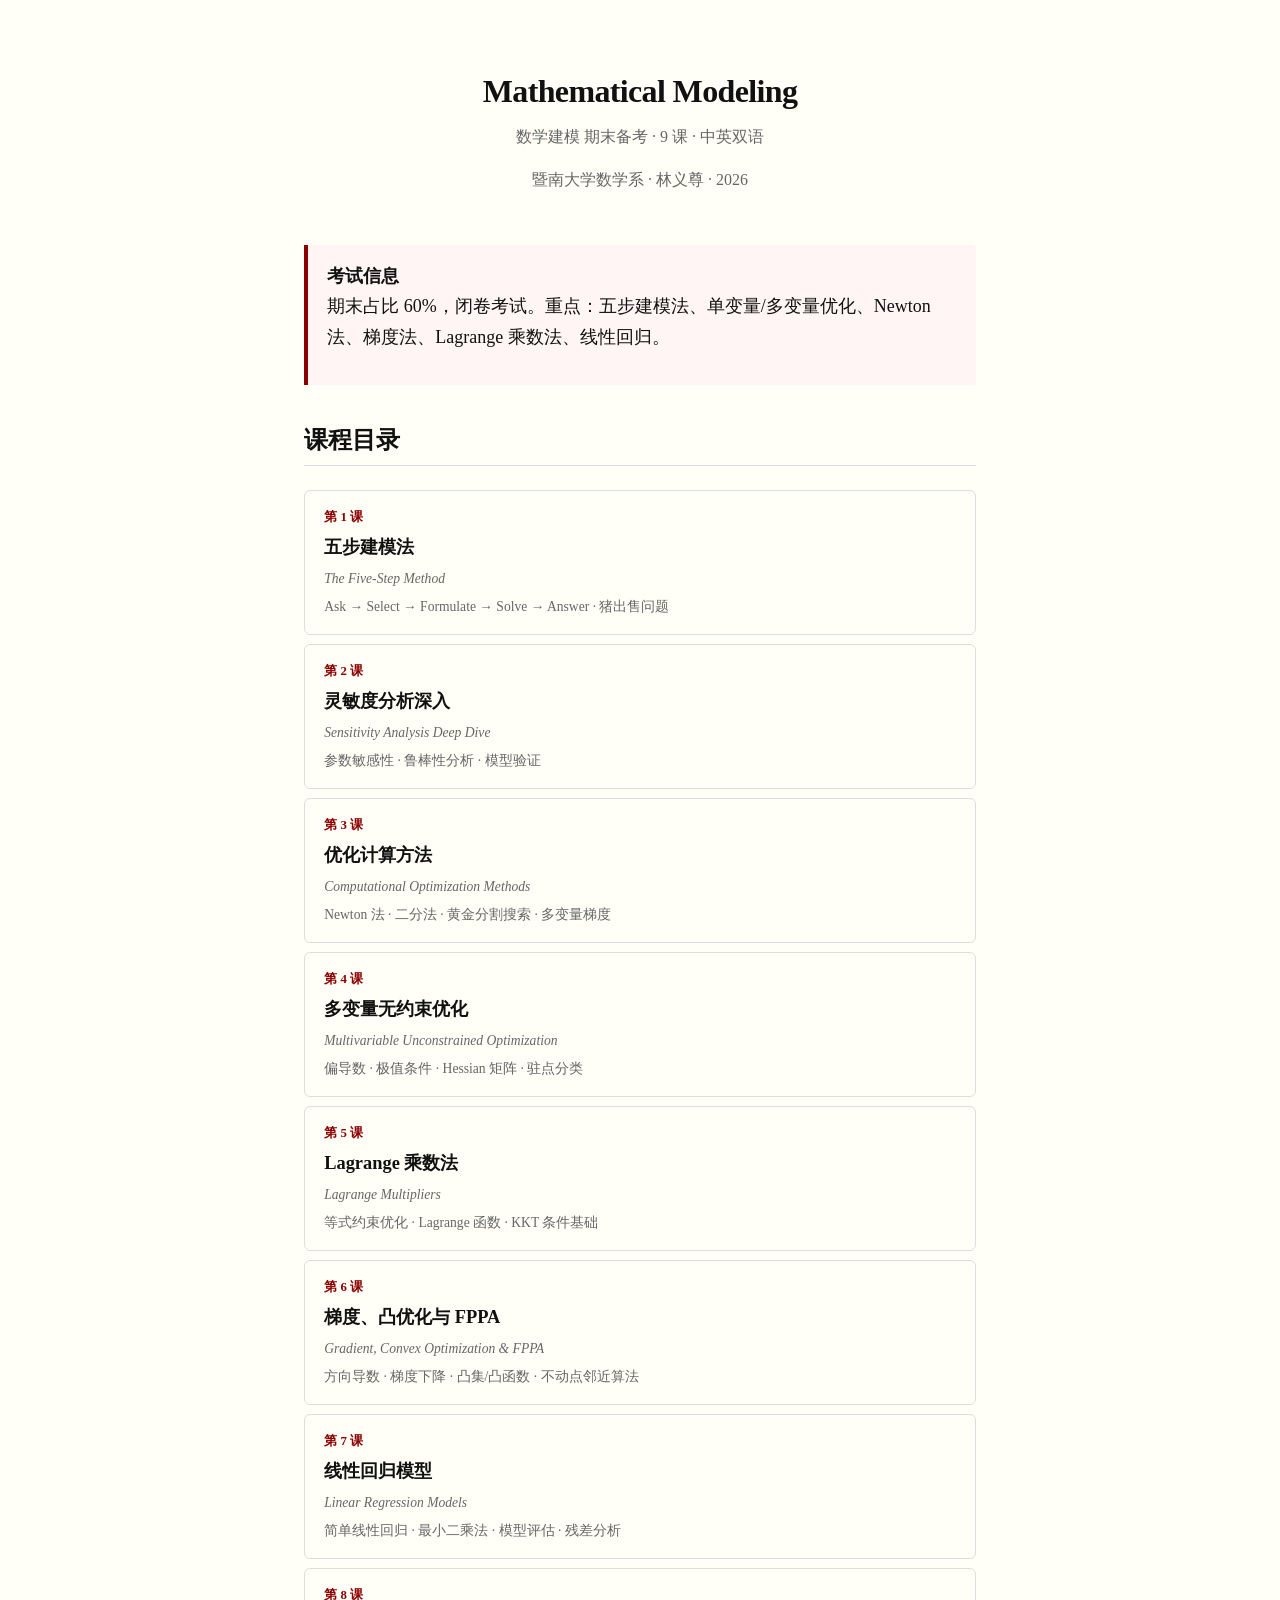
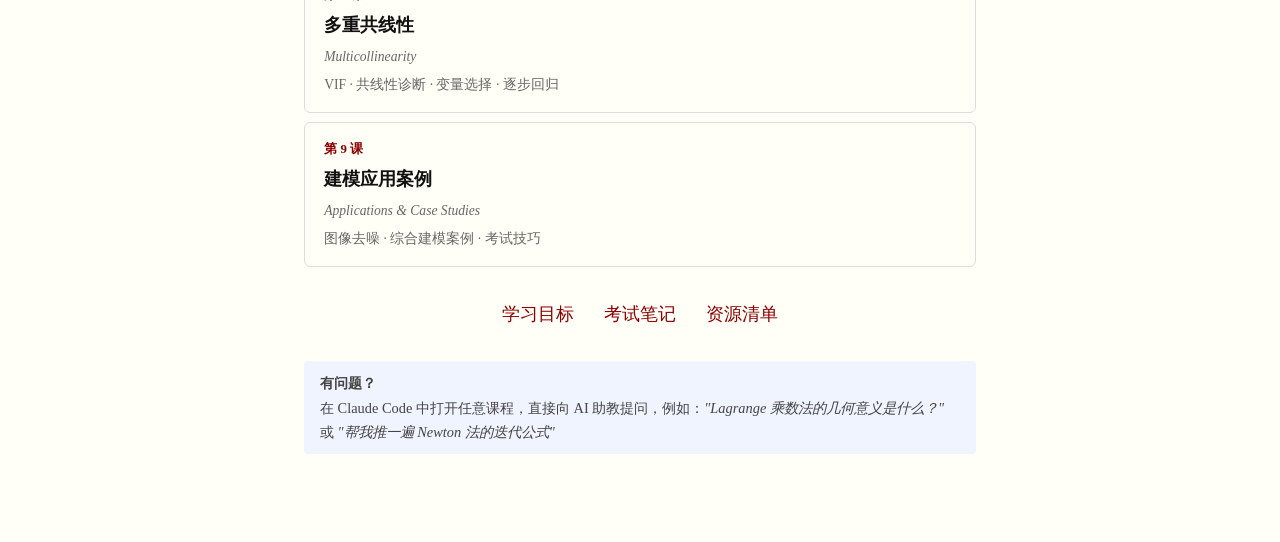
<file: index.html>
<!DOCTYPE html>
<html lang="zh-CN">
<head>
  <meta charset="UTF-8">
  <meta name="viewport" content="width=device-width, initial-scale=1.0">
  <title>数学建模 备考教学空间</title>
  <link rel="stylesheet" href="assets/style.css">
  <style>
    .hero { text-align: center; padding: 2rem 0 1rem; }
    .hero h1 { font-size: 2rem; margin-bottom: 0.3rem; }
    .hero p { color: var(--muted); font-size: 1rem; }
    .lesson-list { margin: 1.5rem 0; }
    .lesson-card {
      display: block;
      padding: 1rem 1.2rem;
      margin: 0.6rem 0;
      border: 1px solid var(--border);
      border-radius: 6px;
      text-decoration: none;
      color: var(--text);
      transition: border-color 0.2s, background 0.2s;
    }
    .lesson-card:hover { border-color: var(--accent); background: #fdfdf8; }
    .lesson-card .num { font-size: 0.8rem; color: var(--accent); font-weight: 600; }
    .lesson-card .title { font-size: 1.15rem; font-weight: 600; margin: 0.2rem 0; }
    .lesson-card .en { font-size: 0.85rem; color: var(--muted); font-style: italic; }
    .lesson-card .topics { font-size: 0.85rem; color: var(--muted); margin-top: 0.3rem; }
    .links { margin: 2rem 0; text-align: center; }
    .links a { color: var(--accent); margin: 0 0.8rem; }
    .progress { margin: 1rem 0; font-size: 0.85rem; color: var(--muted); }
  </style>
</head>
<body>

<div class="hero">
  <h1>Mathematical Modeling</h1>
  <p>数学建模 期末备考 · 9 课 · 中英双语</p>
  <p class="progress">暨南大学数学系 · 林义尊 · 2026</p>
</div>

<div class="concept-box">
  <h4>考试信息</h4>
  <p>期末占比 60%，闭卷考试。重点：五步建模法、单变量/多变量优化、Newton 法、梯度法、Lagrange 乘数法、线性回归。</p>
</div>

<h2>课程目录</h2>

<div class="lesson-list">
  <a class="lesson-card" href="lessons/0001-five-step-method.html">
    <div class="num">第 1 课</div>
    <div class="title">五步建模法</div>
    <div class="en">The Five-Step Method</div>
    <div class="topics">Ask → Select → Formulate → Solve → Answer · 猪出售问题</div>
  </a>

  <a class="lesson-card" href="lessons/0002-sensitivity-analysis-deep.html">
    <div class="num">第 2 课</div>
    <div class="title">灵敏度分析深入</div>
    <div class="en">Sensitivity Analysis Deep Dive</div>
    <div class="topics">参数敏感性 · 鲁棒性分析 · 模型验证</div>
  </a>

  <a class="lesson-card" href="lessons/0003-computational-methods.html">
    <div class="num">第 3 课</div>
    <div class="title">优化计算方法</div>
    <div class="en">Computational Optimization Methods</div>
    <div class="topics">Newton 法 · 二分法 · 黄金分割搜索 · 多变量梯度</div>
  </a>

  <a class="lesson-card" href="lessons/0004-multivariable-optimization.html">
    <div class="num">第 4 课</div>
    <div class="title">多变量无约束优化</div>
    <div class="en">Multivariable Unconstrained Optimization</div>
    <div class="topics">偏导数 · 极值条件 · Hessian 矩阵 · 驻点分类</div>
  </a>

  <a class="lesson-card" href="lessons/0005-lagrange-multipliers.html">
    <div class="num">第 5 课</div>
    <div class="title">Lagrange 乘数法</div>
    <div class="en">Lagrange Multipliers</div>
    <div class="topics">等式约束优化 · Lagrange 函数 · KKT 条件基础</div>
  </a>

  <a class="lesson-card" href="lessons/0006-gradient-convex-fppa.html">
    <div class="num">第 6 课</div>
    <div class="title">梯度、凸优化与 FPPA</div>
    <div class="en">Gradient, Convex Optimization &amp; FPPA</div>
    <div class="topics">方向导数 · 梯度下降 · 凸集/凸函数 · 不动点邻近算法</div>
  </a>

  <a class="lesson-card" href="lessons/0007-linear-regression.html">
    <div class="num">第 7 课</div>
    <div class="title">线性回归模型</div>
    <div class="en">Linear Regression Models</div>
    <div class="topics">简单线性回归 · 最小二乘法 · 模型评估 · 残差分析</div>
  </a>

  <a class="lesson-card" href="lessons/0008-multicollinearity.html">
    <div class="num">第 8 课</div>
    <div class="title">多重共线性</div>
    <div class="en">Multicollinearity</div>
    <div class="topics">VIF · 共线性诊断 · 变量选择 · 逐步回归</div>
  </a>

  <a class="lesson-card" href="lessons/0009-applications.html">
    <div class="num">第 9 课</div>
    <div class="title">建模应用案例</div>
    <div class="en">Applications &amp; Case Studies</div>
    <div class="topics">图像去噪 · 综合建模案例 · 考试技巧</div>
  </a>
</div>

<div class="links">
  <a href="MISSION.md">学习目标</a>
  <a href="NOTES.md">考试笔记</a>
  <a href="RESOURCES.md">资源清单</a>
</div>

<div class="ask-agent">
  <strong>有问题？</strong><br>
  在 Claude Code 中打开任意课程，直接向 AI 助教提问，例如：<em>"Lagrange 乘数法的几何意义是什么？"</em> 或 <em>"帮我推一遍 Newton 法的迭代公式"</em>
</div>

</body>
</html>
</file>
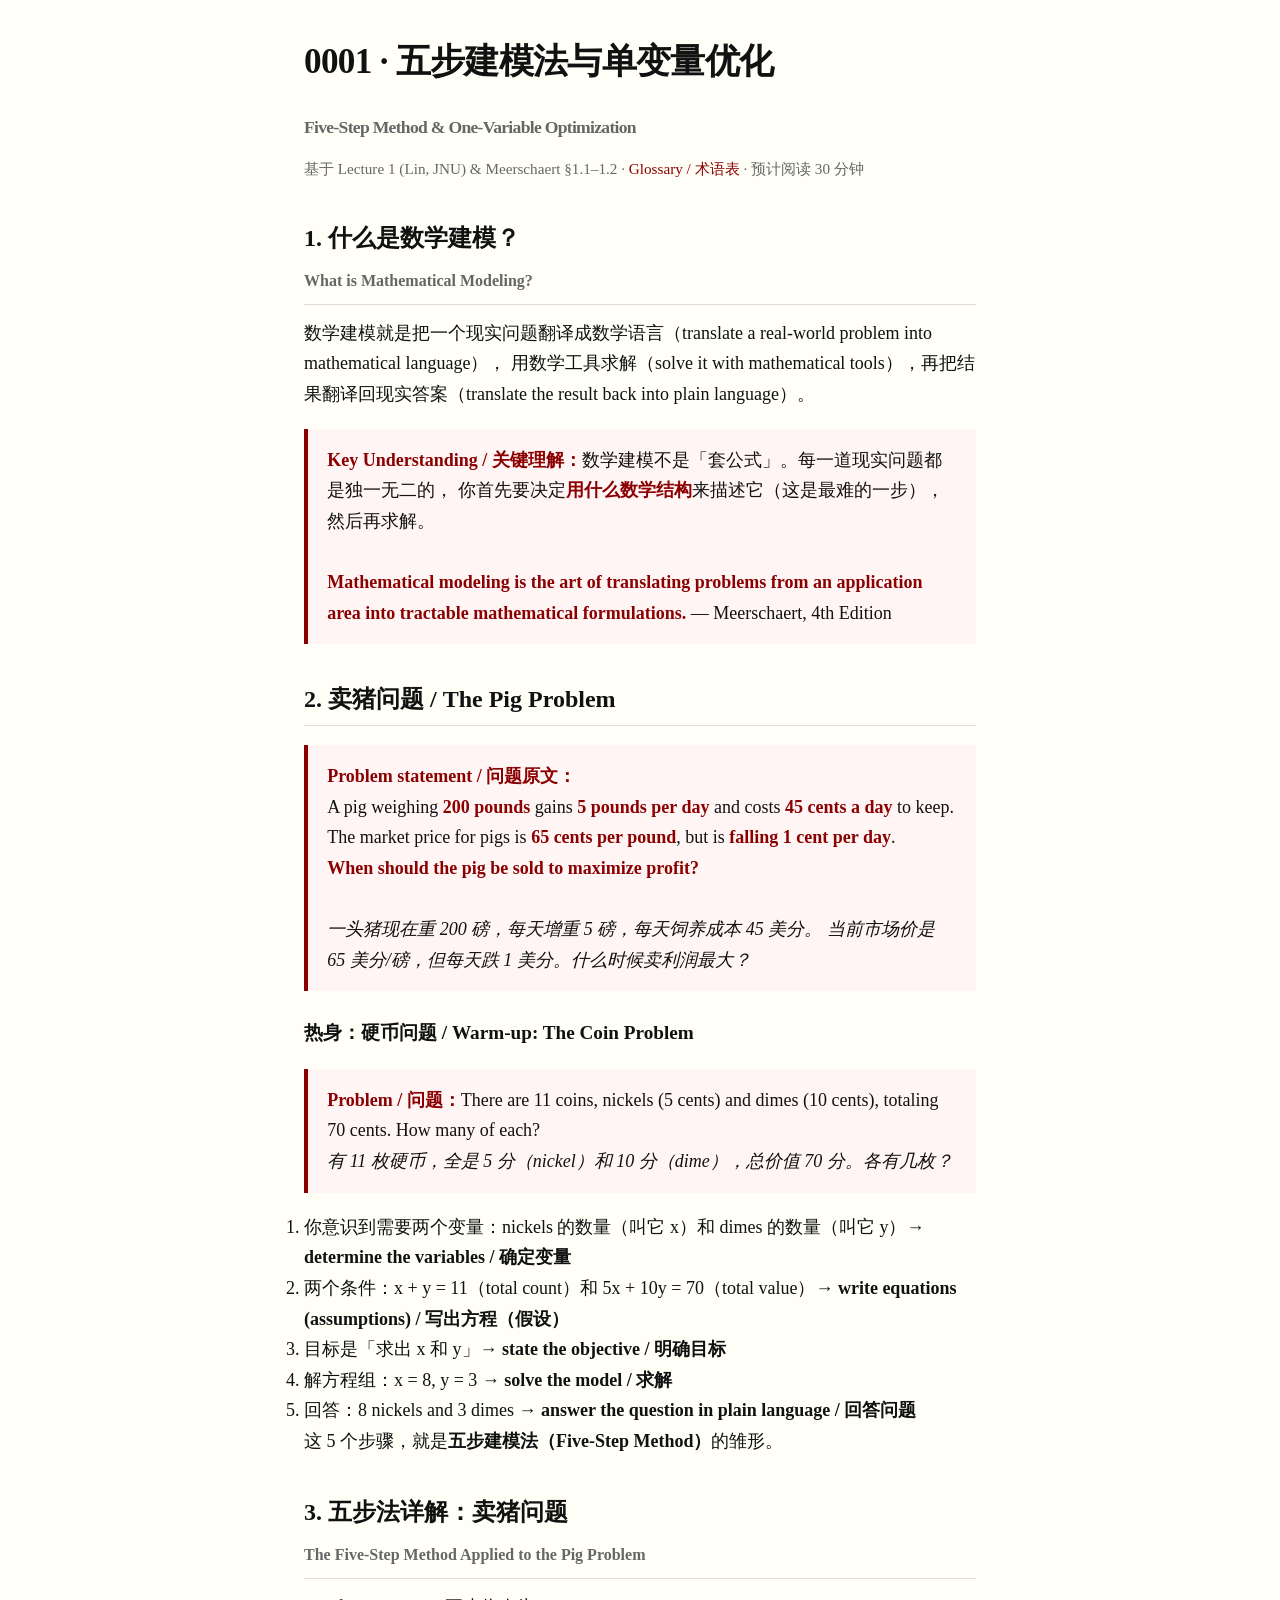
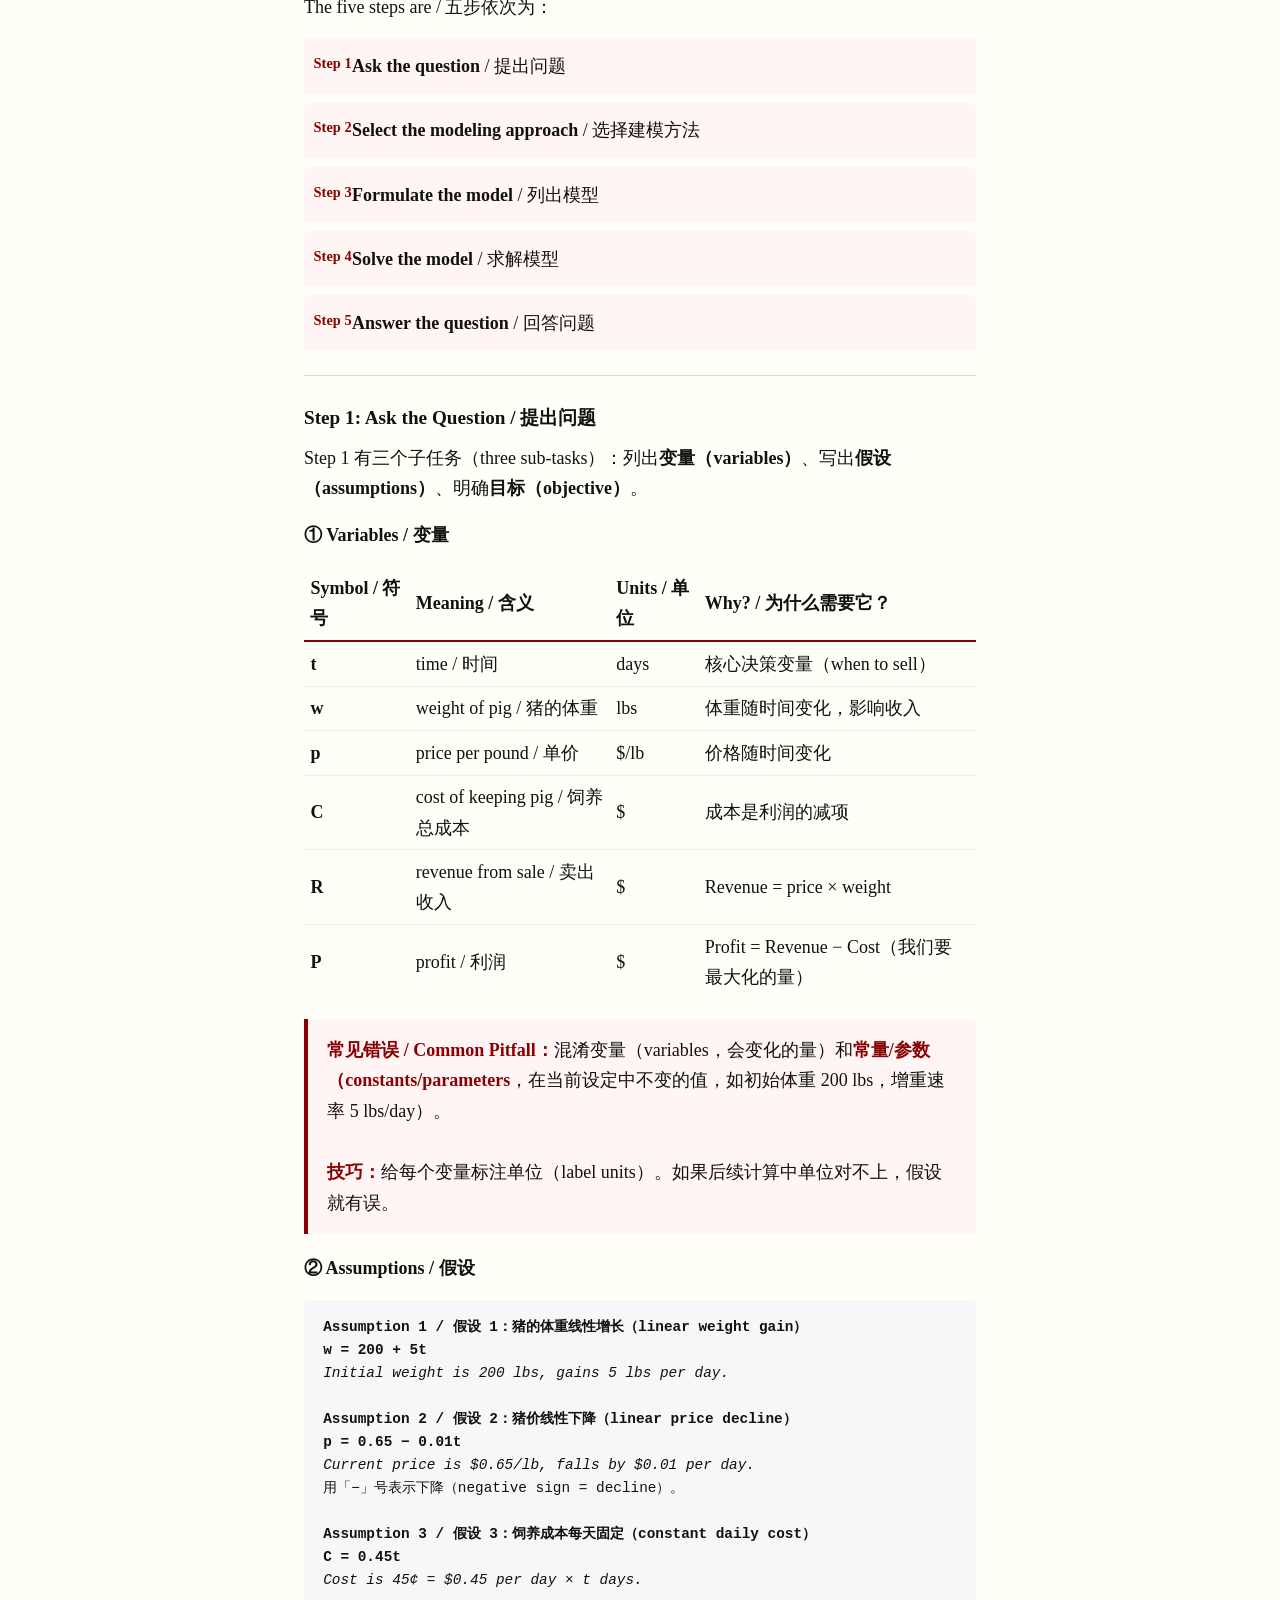
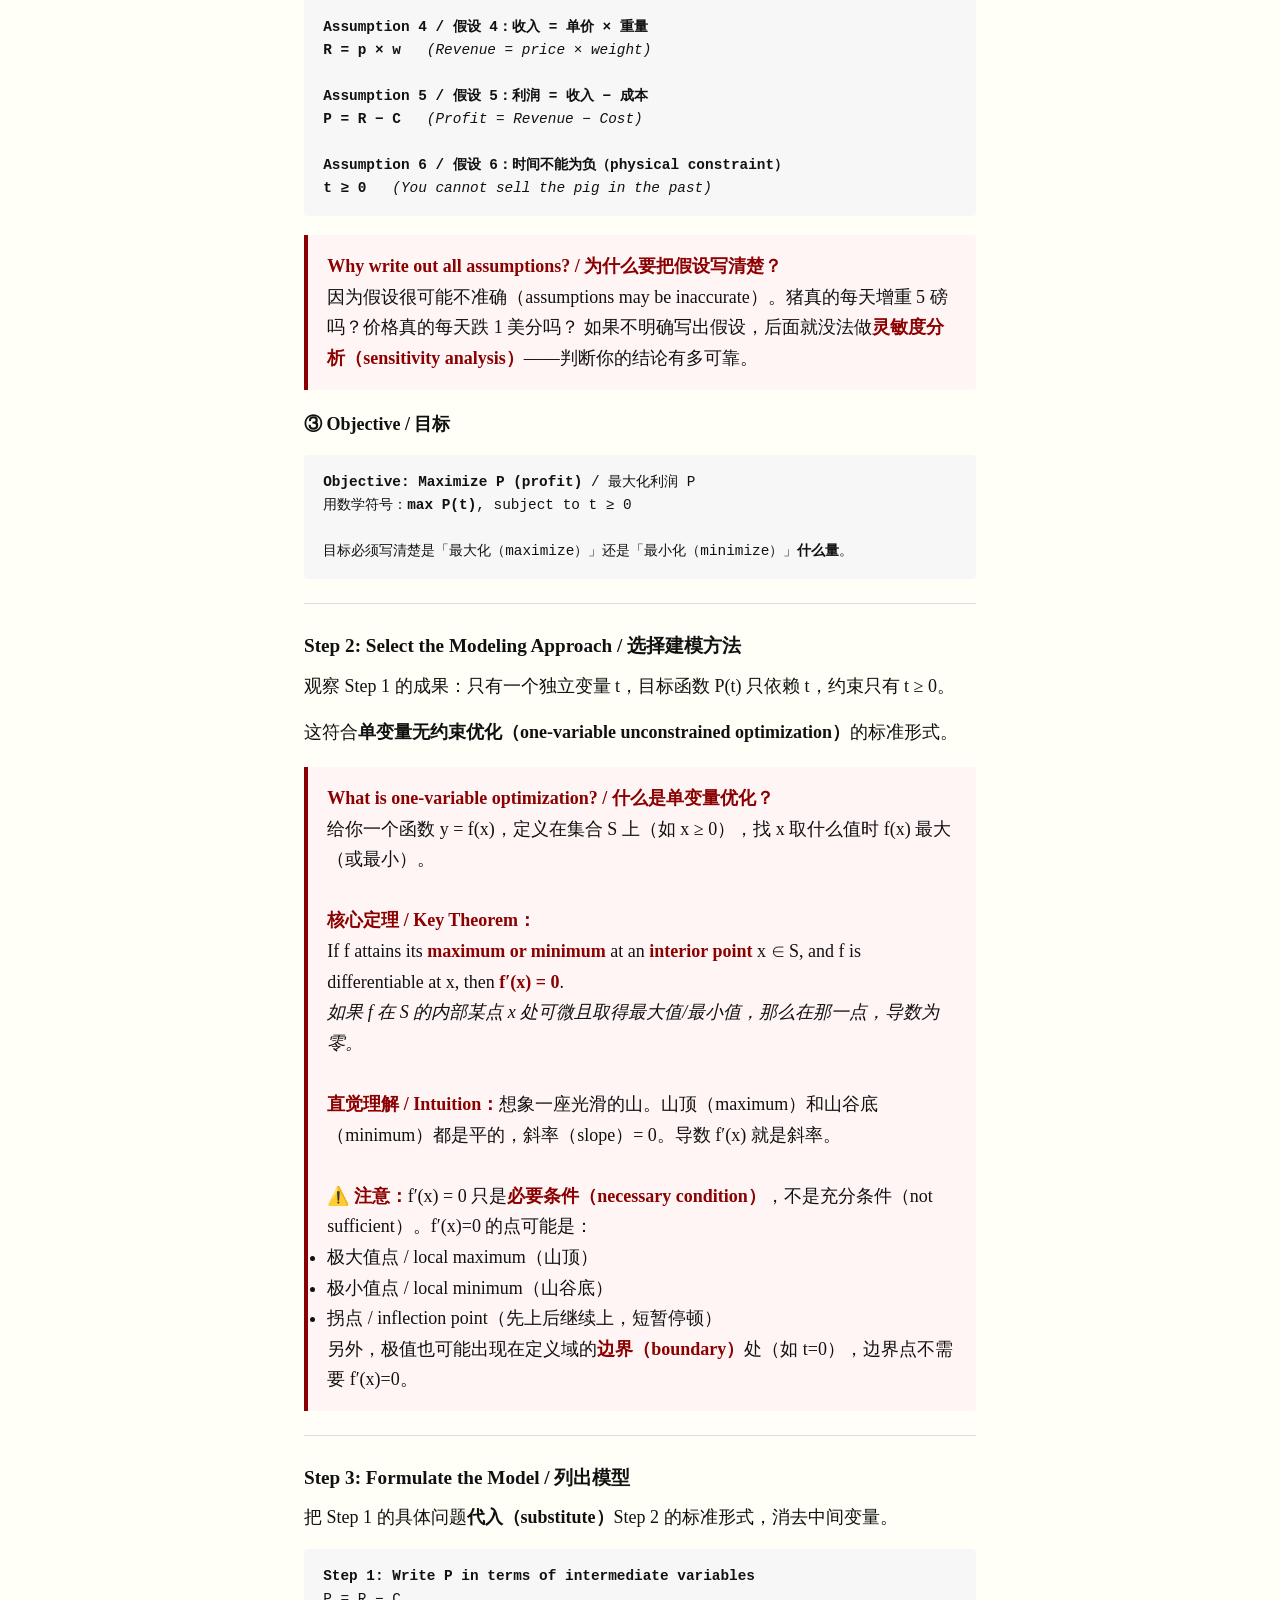
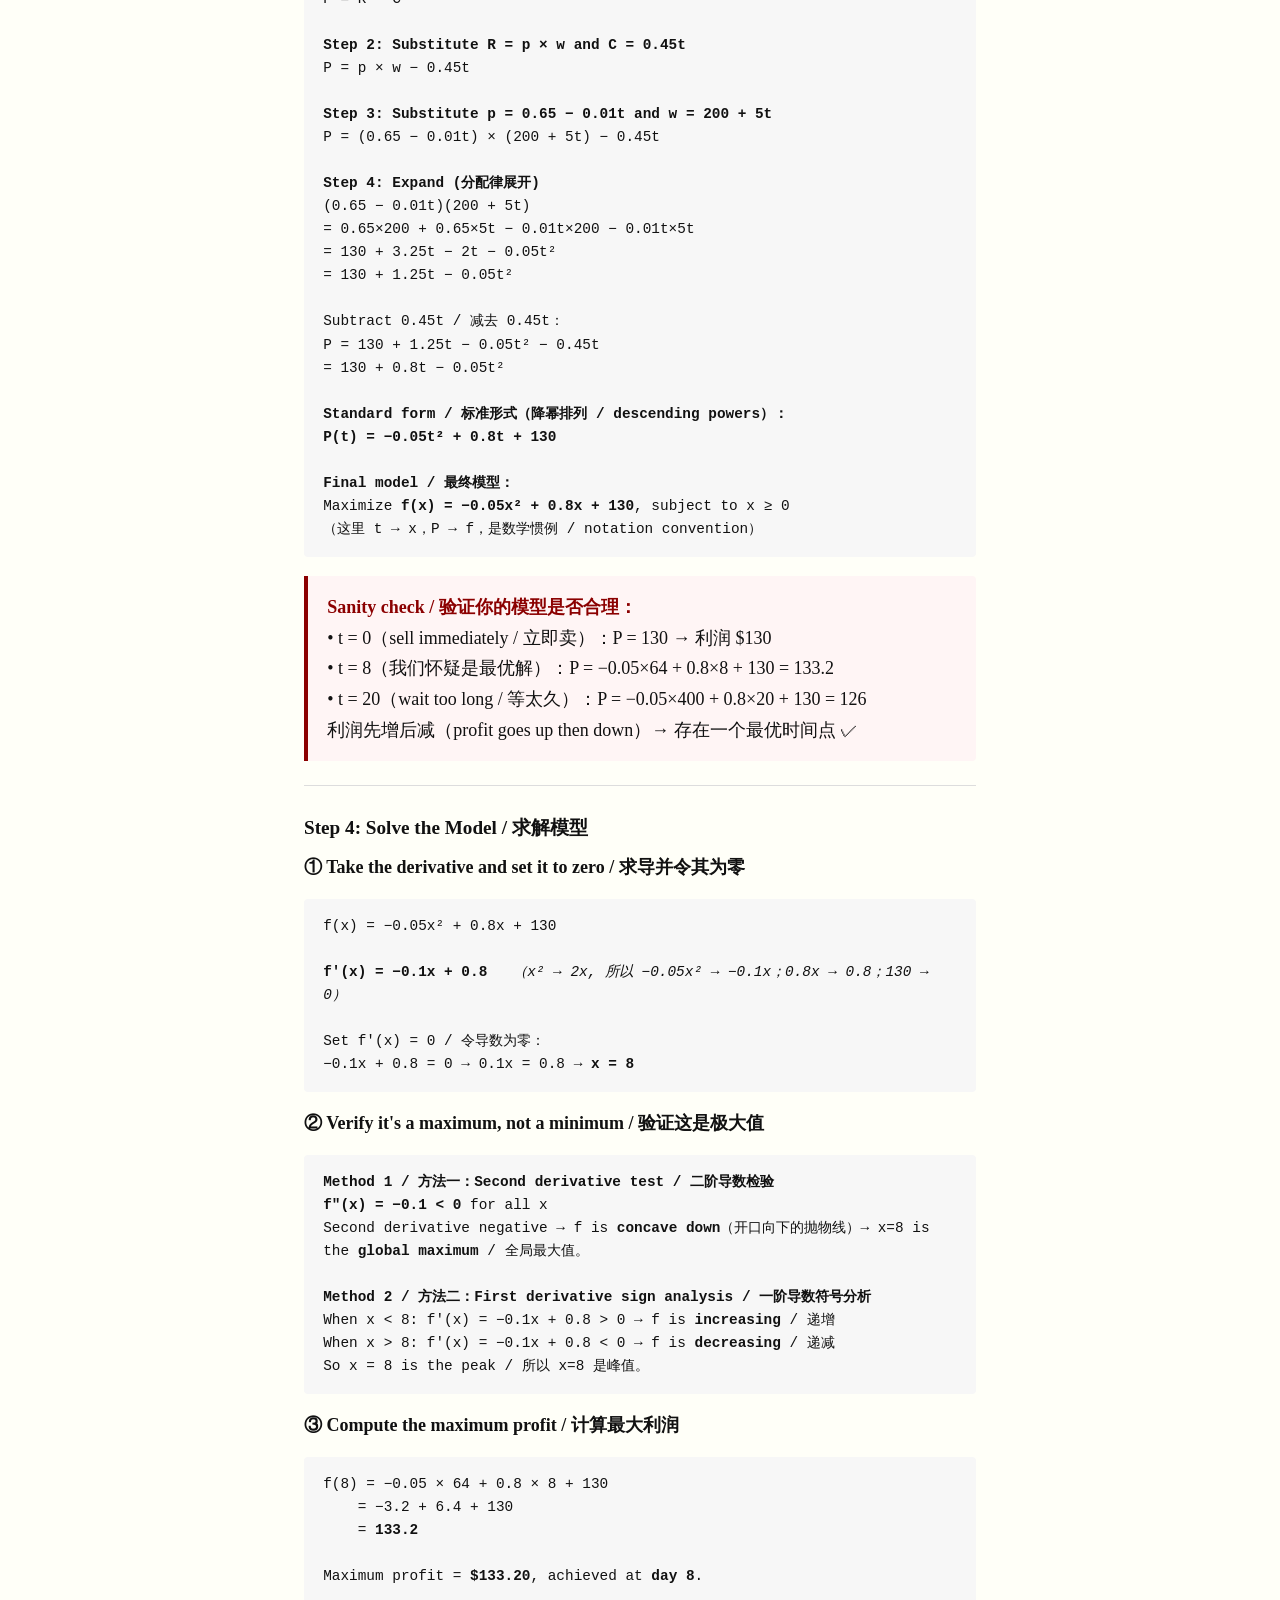
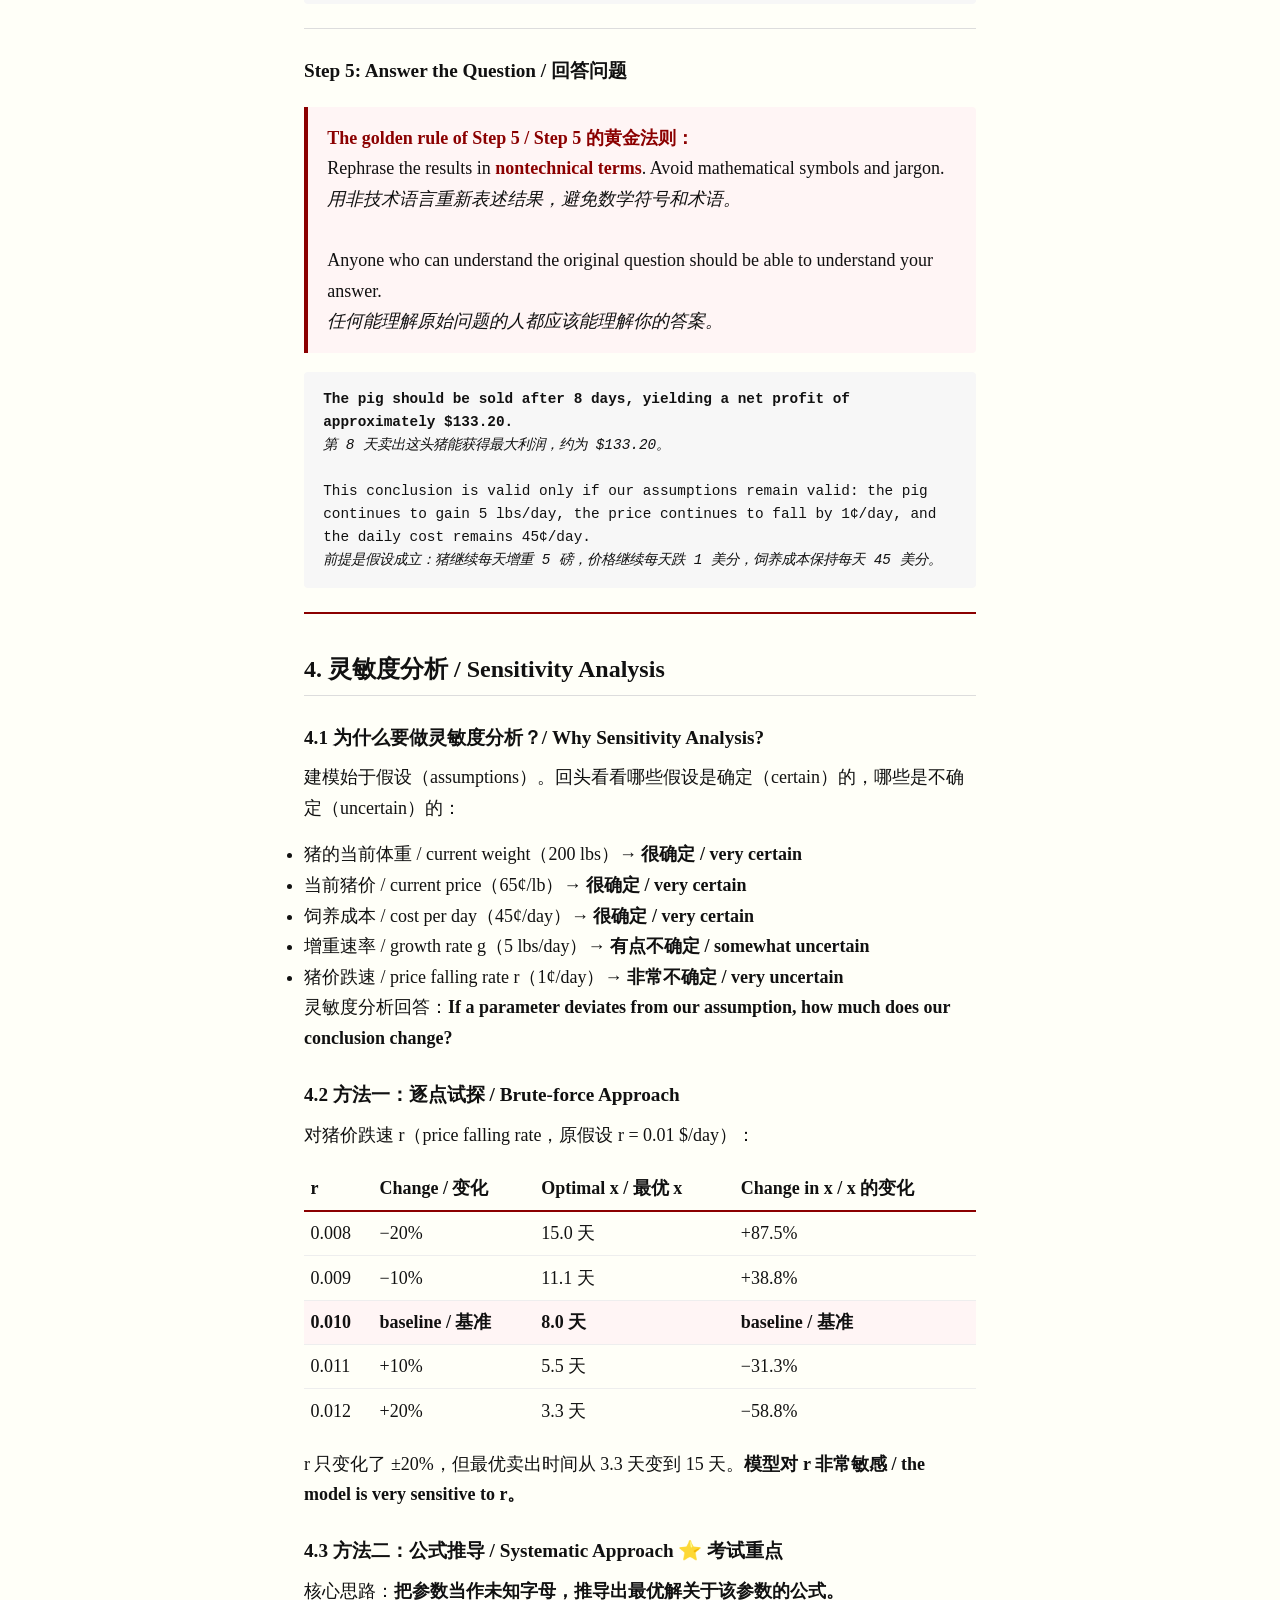
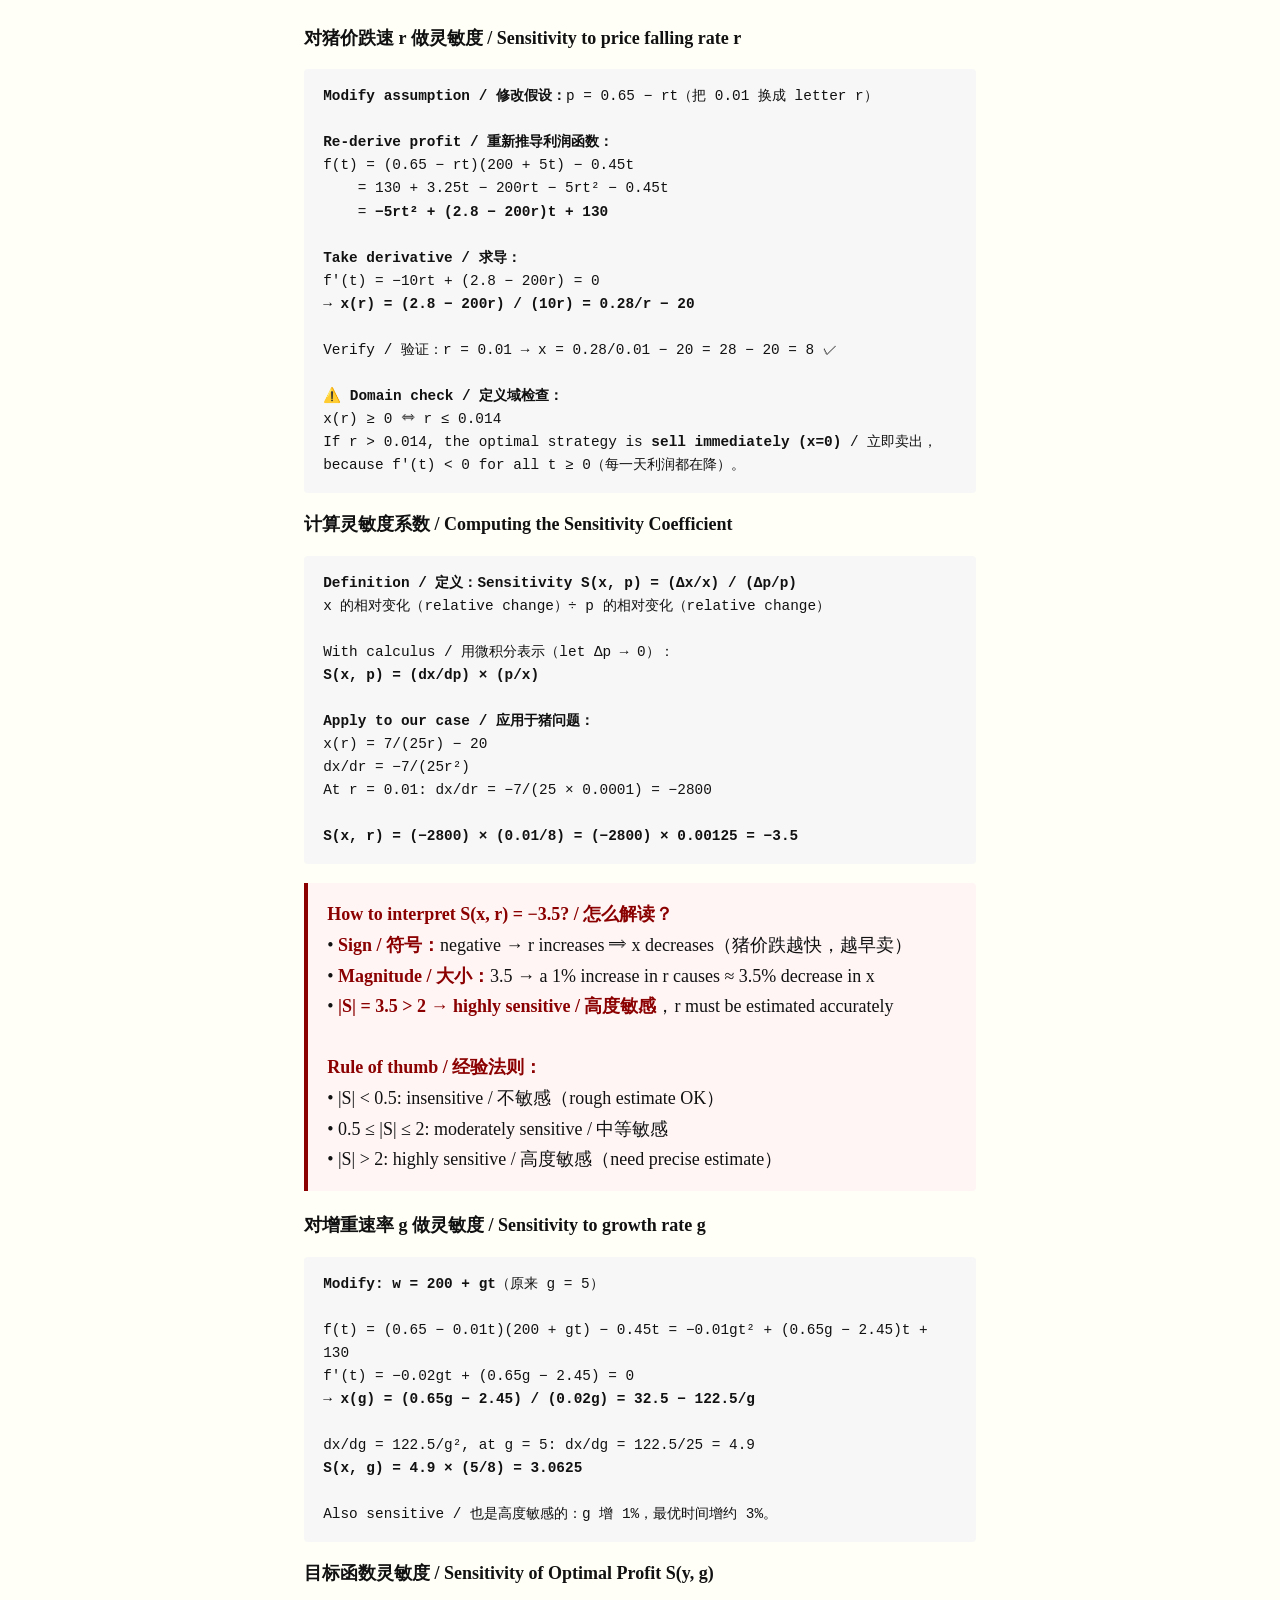
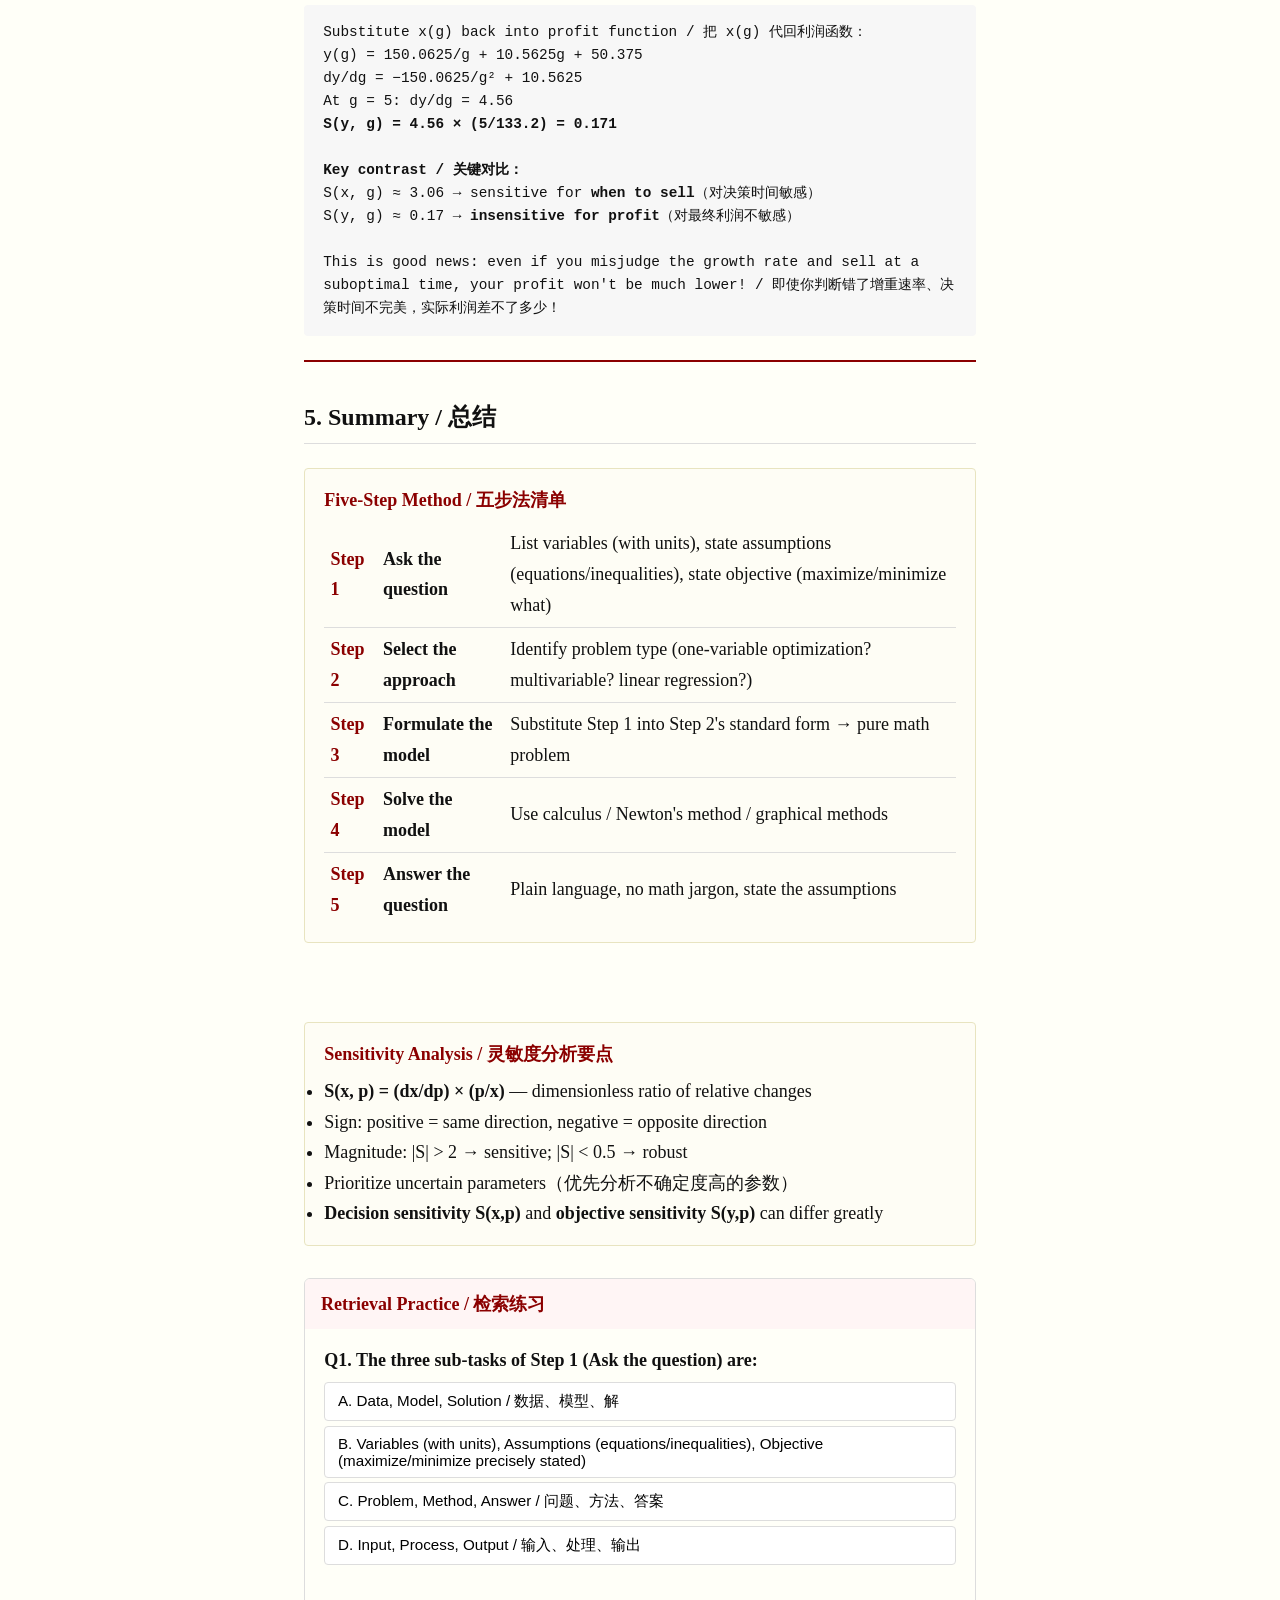
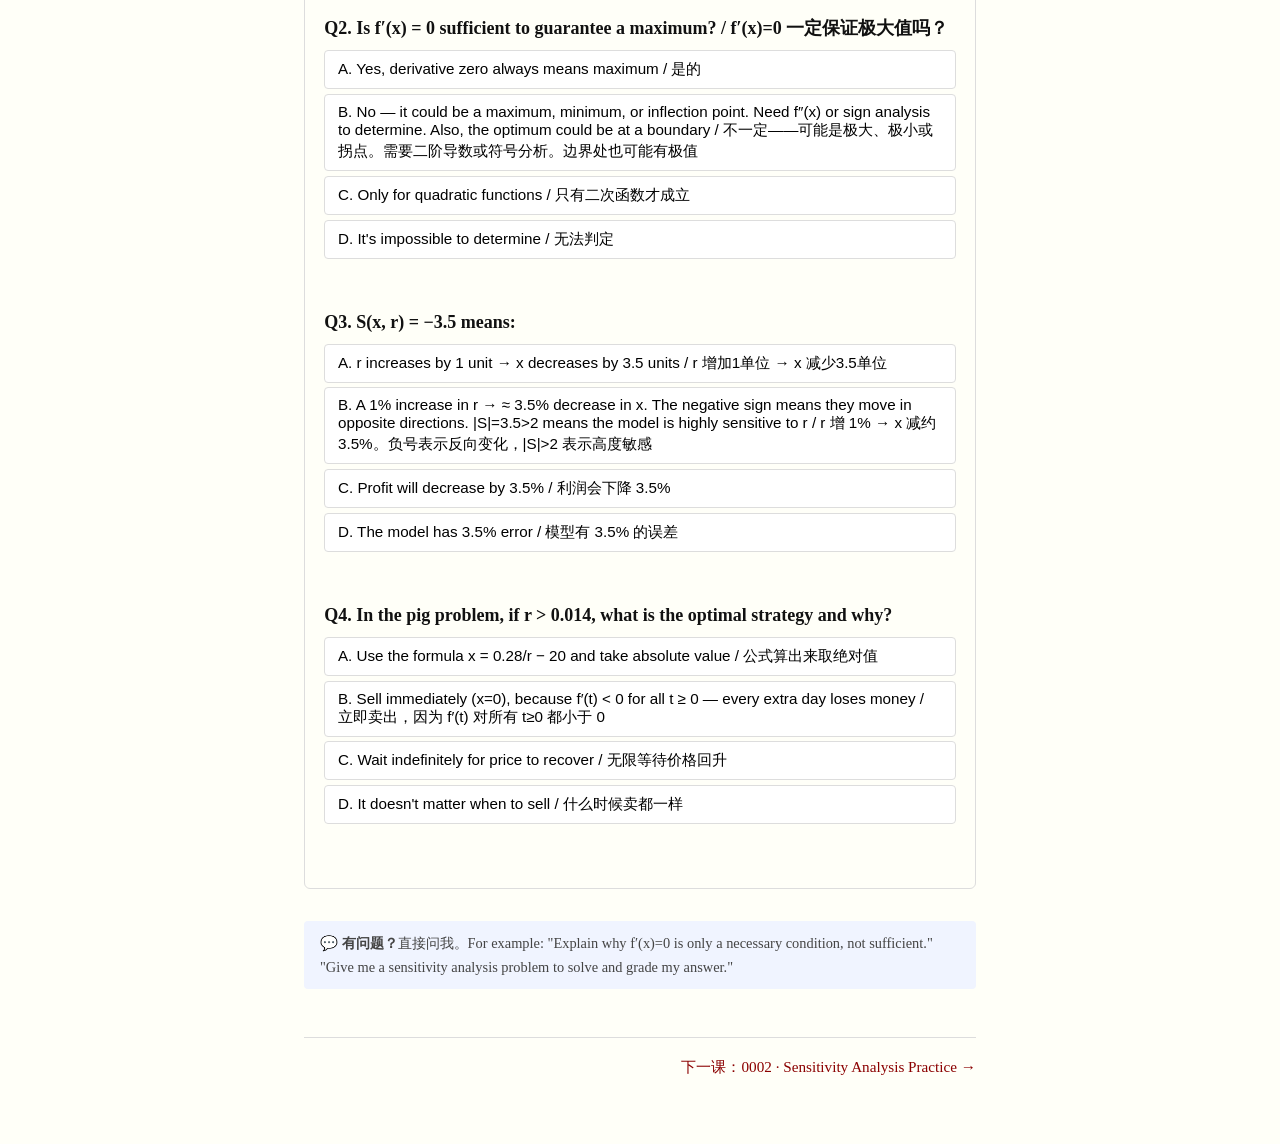
<file: lessons/0001-five-step-method.html>
<!DOCTYPE html>
<html lang="zh-CN">
<head>
<meta charset="UTF-8">
<meta name="viewport" content="width=device-width, initial-scale=1.0">
<title>Lesson 0001: 五步建模法 / Five-Step Method</title>
<link rel="stylesheet" href="../assets/style.css">
</head>
<body>

<h1>0001 · 五步建模法与单变量优化<br><small style="font-size:1.1rem;color:var(--muted);">Five-Step Method &amp; One-Variable Optimization</small></h1>
<div class="lesson-meta">
  基于 Lecture 1 (Lin, JNU) &amp; Meerschaert §1.1–1.2 ·
  <a href="../reference/glossary.html">Glossary / 术语表</a> ·
  预计阅读 30 分钟
</div>

<!-- ====== 第一部分 ====== -->
<h2>1. 什么是数学建模？<br><small style="font-size:1rem;color:var(--muted);">What is Mathematical Modeling?</small></h2>

<p>
  数学建模就是把一个现实问题翻译成数学语言（translate a real-world problem into mathematical language），
  用数学工具求解（solve it with mathematical tools），再把结果翻译回现实答案（translate the result back into plain language）。
</p>

<div class="concept-box">
  <strong>Key Understanding / 关键理解：</strong>数学建模不是「套公式」。每一道现实问题都是独一无二的，
  你首先要决定<strong>用什么数学结构</strong>来描述它（这是最难的一步），然后再求解。<br><br>
  <strong>Mathematical modeling is the art of translating problems from an application area into tractable mathematical formulations.</strong> — Meerschaert, 4th Edition
</div>

<!-- ====== 第二部分 ====== -->
<h2>2. 卖猪问题 / The Pig Problem</h2>

<div class="concept-box">
  <strong>Problem statement / 问题原文：</strong><br>
  A pig weighing <strong>200 pounds</strong> gains <strong>5 pounds per day</strong> and costs <strong>45 cents a day</strong> to keep.
  The market price for pigs is <strong>65 cents per pound</strong>, but is <strong>falling 1 cent per day</strong>.<br>
  <strong>When should the pig be sold to maximize profit?</strong><br><br>
  <em>一头猪现在重 200 磅，每天增重 5 磅，每天饲养成本 45 美分。
  当前市场价是 65 美分/磅，但每天跌 1 美分。什么时候卖利润最大？</em>
</div>

<h3>热身：硬币问题 / Warm-up: The Coin Problem</h3>

<div class="concept-box">
  <strong>Problem / 问题：</strong>There are 11 coins, nickels (5 cents) and dimes (10 cents), totaling 70 cents.
  How many of each?<br>
  <em>有 11 枚硬币，全是 5 分（nickel）和 10 分（dime），总价值 70 分。各有几枚？</em>
</div>

<ol>
  <li>你意识到需要两个变量：nickels 的数量（叫它 x）和 dimes 的数量（叫它 y）→ <strong>determine the variables / 确定变量</strong></li>
  <li>两个条件：x + y = 11（total count）和 5x + 10y = 70（total value）→ <strong>write equations (assumptions) / 写出方程（假设）</strong></li>
  <li>目标是「求出 x 和 y」→ <strong>state the objective / 明确目标</strong></li>
  <li>解方程组：x = 8, y = 3 → <strong>solve the model / 求解</strong></li>
  <li>回答：8 nickels and 3 dimes → <strong>answer the question in plain language / 回答问题</strong></li>
</ol>

<p>这 5 个步骤，就是<strong>五步建模法（Five-Step Method）</strong>的雏形。</p>

<!-- ====== 第三部分：五步法详解 ====== -->
<h2>3. 五步法详解：卖猪问题<br><small style="font-size:1rem;color:var(--muted);">The Five-Step Method Applied to the Pig Problem</small></h2>

<p>The five steps are / 五步依次为：</p>
<ol class="step-list">
  <li><strong>Ask the question</strong> / 提出问题</li>
  <li><strong>Select the modeling approach</strong> / 选择建模方法</li>
  <li><strong>Formulate the model</strong> / 列出模型</li>
  <li><strong>Solve the model</strong> / 求解模型</li>
  <li><strong>Answer the question</strong> / 回答问题</li>
</ol>

<hr style="margin: 1.5rem 0; border: none; border-top: 1px solid var(--border);">

<h3>Step 1: Ask the Question / 提出问题</h3>

<p>Step 1 有三个子任务（three sub-tasks）：列出<strong>变量（variables）</strong>、写出<strong>假设（assumptions）</strong>、明确<strong>目标（objective）</strong>。</p>

<h4>① Variables / 变量</h4>

<table style="width:100%; border-collapse:collapse; margin:1rem 0;">
  <tr style="border-bottom:2px solid var(--accent);">
    <th style="text-align:left; padding:0.4rem;">Symbol / 符号</th>
    <th style="text-align:left; padding:0.4rem;">Meaning / 含义</th>
    <th style="text-align:left; padding:0.4rem;">Units / 单位</th>
    <th style="text-align:left; padding:0.4rem;">Why? / 为什么需要它？</th>
  </tr>
  <tr style="border-bottom:1px solid #eee;">
    <td style="padding:0.4rem;"><strong>t</strong></td>
    <td style="padding:0.4rem;">time / 时间</td>
    <td style="padding:0.4rem;">days</td>
    <td style="padding:0.4rem;">核心决策变量（when to sell）</td>
  </tr>
  <tr style="border-bottom:1px solid #eee;">
    <td style="padding:0.4rem;"><strong>w</strong></td>
    <td style="padding:0.4rem;">weight of pig / 猪的体重</td>
    <td style="padding:0.4rem;">lbs</td>
    <td style="padding:0.4rem;">体重随时间变化，影响收入</td>
  </tr>
  <tr style="border-bottom:1px solid #eee;">
    <td style="padding:0.4rem;"><strong>p</strong></td>
    <td style="padding:0.4rem;">price per pound / 单价</td>
    <td style="padding:0.4rem;">$/lb</td>
    <td style="padding:0.4rem;">价格随时间变化</td>
  </tr>
  <tr style="border-bottom:1px solid #eee;">
    <td style="padding:0.4rem;"><strong>C</strong></td>
    <td style="padding:0.4rem;">cost of keeping pig / 饲养总成本</td>
    <td style="padding:0.4rem;">$</td>
    <td style="padding:0.4rem;">成本是利润的减项</td>
  </tr>
  <tr style="border-bottom:1px solid #eee;">
    <td style="padding:0.4rem;"><strong>R</strong></td>
    <td style="padding:0.4rem;">revenue from sale / 卖出收入</td>
    <td style="padding:0.4rem;">$</td>
    <td style="padding:0.4rem;">Revenue = price × weight</td>
  </tr>
  <tr>
    <td style="padding:0.4rem;"><strong>P</strong></td>
    <td style="padding:0.4rem;">profit / 利润</td>
    <td style="padding:0.4rem;">$</td>
    <td style="padding:0.4rem;">Profit = Revenue − Cost（我们要最大化的量）</td>
  </tr>
</table>

<div class="concept-box">
  <strong>常见错误 / Common Pitfall：</strong>混淆变量（variables，会变化的量）和<strong>常量/参数（constants/parameters</strong>，在当前设定中不变的值，如初始体重 200 lbs，增重速率 5 lbs/day）。<br><br>
  <strong>技巧：</strong>给每个变量标注单位（label units）。如果后续计算中单位对不上，假设就有误。
</div>

<h4>② Assumptions / 假设</h4>

<div class="formula-block">
<strong>Assumption 1 / 假设 1：猪的体重线性增长（linear weight gain）</strong><br>
<strong>w = 200 + 5t</strong><br>
<i>Initial weight is 200 lbs, gains 5 lbs per day.</i><br><br>

<strong>Assumption 2 / 假设 2：猪价线性下降（linear price decline）</strong><br>
<strong>p = 0.65 − 0.01t</strong><br>
<i>Current price is $0.65/lb, falls by $0.01 per day.</i><br>
用「−」号表示下降（negative sign = decline）。<br><br>

<strong>Assumption 3 / 假设 3：饲养成本每天固定（constant daily cost）</strong><br>
<strong>C = 0.45t</strong><br>
<i>Cost is 45¢ = $0.45 per day × t days.</i><br><br>

<strong>Assumption 4 / 假设 4：收入 = 单价 × 重量</strong><br>
<strong>R = p × w</strong> &nbsp;&nbsp;<i>(Revenue = price × weight)</i><br><br>

<strong>Assumption 5 / 假设 5：利润 = 收入 − 成本</strong><br>
<strong>P = R − C</strong> &nbsp;&nbsp;<i>(Profit = Revenue − Cost)</i><br><br>

<strong>Assumption 6 / 假设 6：时间不能为负（physical constraint）</strong><br>
<strong>t ≥ 0</strong> &nbsp;&nbsp;<i>(You cannot sell the pig in the past)</i>
</div>

<div class="concept-box">
  <strong>Why write out all assumptions? / 为什么要把假设写清楚？</strong><br>
  因为假设很可能不准确（assumptions may be inaccurate）。猪真的每天增重 5 磅吗？价格真的每天跌 1 美分吗？
  如果不明确写出假设，后面就没法做<strong>灵敏度分析（sensitivity analysis）</strong>——判断你的结论有多可靠。
</div>

<h4>③ Objective / 目标</h4>

<div class="formula-block">
<strong>Objective: Maximize P (profit)</strong> / 最大化利润 P<br>
用数学符号：<strong>max P(t)</strong>, subject to t ≥ 0<br><br>
目标必须写清楚是「最大化（maximize）」还是「最小化（minimize）」<strong>什么量</strong>。
</div>

<hr style="margin: 1.5rem 0; border: none; border-top: 1px solid var(--border);">

<h3>Step 2: Select the Modeling Approach / 选择建模方法</h3>

<p>观察 Step 1 的成果：只有一个独立变量 t，目标函数 P(t) 只依赖 t，约束只有 t ≥ 0。</p>
<p>这符合<strong>单变量无约束优化（one-variable unconstrained optimization）</strong>的标准形式。</p>

<div class="concept-box">
  <strong>What is one-variable optimization? / 什么是单变量优化？</strong><br>
  给你一个函数 y = f(x)，定义在集合 S 上（如 x ≥ 0），找 x 取什么值时 f(x) 最大（或最小）。<br><br>
  <strong>核心定理 / Key Theorem：</strong><br>
  If f attains its <strong>maximum or minimum</strong> at an <strong>interior point</strong> x ∈ S, and f is differentiable at x, then <strong>f′(x) = 0</strong>.<br>
  <em>如果 f 在 S 的内部某点 x 处可微且取得最大值/最小值，那么在那一点，导数为零。</em><br><br>
  <strong>直觉理解 / Intuition：</strong>想象一座光滑的山。山顶（maximum）和山谷底（minimum）都是平的，斜率（slope）= 0。导数 f′(x) 就是斜率。<br><br>
  <strong>⚠️ 注意：</strong>f′(x) = 0 只是<strong>必要条件（necessary condition）</strong>，不是充分条件（not sufficient）。f′(x)=0 的点可能是：
  <ul>
    <li>极大值点 / local maximum（山顶）</li>
    <li>极小值点 / local minimum（山谷底）</li>
    <li>拐点 / inflection point（先上后继续上，短暂停顿）</li>
  </ul>
  另外，极值也可能出现在定义域的<strong>边界（boundary）</strong>处（如 t=0），边界点不需要 f′(x)=0。
</div>

<hr style="margin: 1.5rem 0; border: none; border-top: 1px solid var(--border);">

<h3>Step 3: Formulate the Model / 列出模型</h3>

<p>把 Step 1 的具体问题<strong>代入（substitute）</strong>Step 2 的标准形式，消去中间变量。</p>

<div class="formula-block">
<strong>Step 1: Write P in terms of intermediate variables</strong><br>
P = R − C<br><br>

<strong>Step 2: Substitute R = p × w and C = 0.45t</strong><br>
P = p × w − 0.45t<br><br>

<strong>Step 3: Substitute p = 0.65 − 0.01t and w = 200 + 5t</strong><br>
P = (0.65 − 0.01t) × (200 + 5t) − 0.45t<br><br>

<strong>Step 4: Expand (分配律展开)</strong><br>
(0.65 − 0.01t)(200 + 5t)<br>
= 0.65×200 + 0.65×5t − 0.01t×200 − 0.01t×5t<br>
= 130 + 3.25t − 2t − 0.05t²<br>
= 130 + 1.25t − 0.05t²<br><br>

Subtract 0.45t / 减去 0.45t：<br>
P = 130 + 1.25t − 0.05t² − 0.45t<br>
= 130 + 0.8t − 0.05t²<br><br>

<strong>Standard form / 标准形式（降幂排列 / descending powers）：</strong><br>
<strong>P(t) = −0.05t² + 0.8t + 130</strong><br><br>

<strong>Final model / 最终模型：</strong><br>
Maximize <strong>f(x) = −0.05x² + 0.8x + 130</strong>, subject to x ≥ 0<br>
（这里 t → x，P → f，是数学惯例 / notation convention）
</div>

<div class="concept-box">
  <strong>Sanity check / 验证你的模型是否合理：</strong><br>
  • t = 0（sell immediately / 立即卖）：P = 130 → 利润 $130<br>
  • t = 8（我们怀疑是最优解）：P = −0.05×64 + 0.8×8 + 130 = 133.2<br>
  • t = 20（wait too long / 等太久）：P = −0.05×400 + 0.8×20 + 130 = 126<br>
  利润先增后减（profit goes up then down）→ 存在一个最优时间点 ✓
</div>

<hr style="margin: 1.5rem 0; border: none; border-top: 1px solid var(--border);">

<h3>Step 4: Solve the Model / 求解模型</h3>

<h4>① Take the derivative and set it to zero / 求导并令其为零</h4>

<div class="formula-block">
f(x) = −0.05x² + 0.8x + 130<br><br>
<strong>f′(x) = −0.1x + 0.8</strong> &nbsp;&nbsp;<i>（x² → 2x, 所以 −0.05x² → −0.1x；0.8x → 0.8；130 → 0）</i><br><br>
Set f′(x) = 0 / 令导数为零：<br>
−0.1x + 0.8 = 0 → 0.1x = 0.8 → <strong>x = 8</strong>
</div>

<h4>② Verify it's a maximum, not a minimum / 验证这是极大值</h4>

<div class="formula-block">
<strong>Method 1 / 方法一：Second derivative test / 二阶导数检验</strong><br>
<strong>f″(x) = −0.1 &lt; 0</strong> for all x<br>
Second derivative negative → f is <strong>concave down</strong>（开口向下的抛物线）→ x=8 is the <strong>global maximum</strong> / 全局最大值。<br><br>

<strong>Method 2 / 方法二：First derivative sign analysis / 一阶导数符号分析</strong><br>
When x &lt; 8: f′(x) = −0.1x + 0.8 &gt; 0 → f is <strong>increasing</strong> / 递增<br>
When x &gt; 8: f′(x) = −0.1x + 0.8 &lt; 0 → f is <strong>decreasing</strong> / 递减<br>
So x = 8 is the peak / 所以 x=8 是峰值。
</div>

<h4>③ Compute the maximum profit / 计算最大利润</h4>

<div class="formula-block">
f(8) = −0.05 × 64 + 0.8 × 8 + 130<br>
&nbsp;&nbsp;&nbsp;&nbsp;= −3.2 + 6.4 + 130<br>
&nbsp;&nbsp;&nbsp;&nbsp;= <strong>133.2</strong><br><br>
Maximum profit = <strong>$133.20</strong>, achieved at <strong>day 8</strong>.
</div>

<hr style="margin: 1.5rem 0; border: none; border-top: 1px solid var(--border);">

<h3>Step 5: Answer the Question / 回答问题</h3>

<div class="concept-box">
  <strong>The golden rule of Step 5 / Step 5 的黄金法则：</strong><br>
  Rephrase the results in <strong>nontechnical terms</strong>. Avoid mathematical symbols and jargon.<br>
  <em>用非技术语言重新表述结果，避免数学符号和术语。</em><br><br>
  Anyone who can understand the original question should be able to understand your answer.<br>
  <em>任何能理解原始问题的人都应该能理解你的答案。</em>
</div>

<div class="formula-block">
  <strong>The pig should be sold after 8 days, yielding a net profit of approximately $133.20.</strong><br>
  <em>第 8 天卖出这头猪能获得最大利润，约为 $133.20。</em><br><br>
  This conclusion is valid only if our assumptions remain valid: the pig continues to gain 5 lbs/day,
  the price continues to fall by 1¢/day, and the daily cost remains 45¢/day.<br>
  <em>前提是假设成立：猪继续每天增重 5 磅，价格继续每天跌 1 美分，饲养成本保持每天 45 美分。</em>
</div>

<hr style="margin: 1.5rem 0; border: none; border-top: 2px solid var(--accent);">

<!-- ====== 第四部分：灵敏度分析 ====== -->
<h2>4. 灵敏度分析 / Sensitivity Analysis</h2>

<h3>4.1 为什么要做灵敏度分析？/ Why Sensitivity Analysis?</h3>

<p>建模始于假设（assumptions）。回头看看哪些假设是确定（certain）的，哪些是不确定（uncertain）的：</p>

<ul>
  <li>猪的当前体重 / current weight（200 lbs）→ <strong>很确定 / very certain</strong></li>
  <li>当前猪价 / current price（65¢/lb）→ <strong>很确定 / very certain</strong></li>
  <li>饲养成本 / cost per day（45¢/day）→ <strong>很确定 / very certain</strong></li>
  <li>增重速率 / growth rate g（5 lbs/day）→ <strong>有点不确定 / somewhat uncertain</strong></li>
  <li>猪价跌速 / price falling rate r（1¢/day）→ <strong>非常不确定 / very uncertain</strong></li>
</ul>

<p>灵敏度分析回答：<strong>If a parameter deviates from our assumption, how much does our conclusion change?</strong></p>

<h3>4.2 方法一：逐点试探 / Brute-force Approach</h3>

<p>对猪价跌速 r（price falling rate，原假设 r = 0.01 $/day）：</p>

<table style="width:100%; border-collapse:collapse; margin:1rem 0;">
  <tr style="border-bottom:2px solid var(--accent);">
    <th style="text-align:left; padding:0.4rem;">r</th><th style="text-align:left; padding:0.4rem;">Change / 变化</th><th style="text-align:left; padding:0.4rem;">Optimal x / 最优 x</th><th style="text-align:left; padding:0.4rem;">Change in x / x 的变化</th>
  </tr>
  <tr style="border-bottom:1px solid #eee;"><td style="padding:0.4rem;">0.008</td><td style="padding:0.4rem;">−20%</td><td style="padding:0.4rem;">15.0 天</td><td style="padding:0.4rem;">+87.5%</td></tr>
  <tr style="border-bottom:1px solid #eee;"><td style="padding:0.4rem;">0.009</td><td style="padding:0.4rem;">−10%</td><td style="padding:0.4rem;">11.1 天</td><td style="padding:0.4rem;">+38.8%</td></tr>
  <tr style="border-bottom:1px solid #eee; background: var(--light-accent);"><td style="padding:0.4rem;"><strong>0.010</strong></td><td style="padding:0.4rem;"><strong>baseline / 基准</strong></td><td style="padding:0.4rem;"><strong>8.0 天</strong></td><td style="padding:0.4rem;"><strong>baseline / 基准</strong></td></tr>
  <tr style="border-bottom:1px solid #eee;"><td style="padding:0.4rem;">0.011</td><td style="padding:0.4rem;">+10%</td><td style="padding:0.4rem;">5.5 天</td><td style="padding:0.4rem;">−31.3%</td></tr>
  <tr><td style="padding:0.4rem;">0.012</td><td style="padding:0.4rem;">+20%</td><td style="padding:0.4rem;">3.3 天</td><td style="padding:0.4rem;">−58.8%</td></tr>
</table>

<p>r 只变化了 ±20%，但最优卖出时间从 3.3 天变到 15 天。<strong>模型对 r 非常敏感 / the model is very sensitive to r。</strong></p>

<h3>4.3 方法二：公式推导 / Systematic Approach ⭐ 考试重点</h3>

<p>核心思路：<strong>把参数当作未知字母，推导出最优解关于该参数的公式。</strong></p>

<h4>对猪价跌速 r 做灵敏度 / Sensitivity to price falling rate r</h4>

<div class="formula-block">
<strong>Modify assumption / 修改假设：</strong>p = 0.65 − rt（把 0.01 换成 letter r）<br><br>

<strong>Re-derive profit / 重新推导利润函数：</strong><br>
f(t) = (0.65 − rt)(200 + 5t) − 0.45t<br>
&nbsp;&nbsp;&nbsp;&nbsp;= 130 + 3.25t − 200rt − 5rt² − 0.45t<br>
&nbsp;&nbsp;&nbsp;&nbsp;= <strong>−5rt² + (2.8 − 200r)t + 130</strong><br><br>

<strong>Take derivative / 求导：</strong><br>
f′(t) = −10rt + (2.8 − 200r) = 0<br>
→ <strong>x(r) = (2.8 − 200r) / (10r) = 0.28/r − 20</strong><br><br>

Verify / 验证：r = 0.01 → x = 0.28/0.01 − 20 = 28 − 20 = 8 ✓<br><br>

<strong>⚠️ Domain check / 定义域检查：</strong><br>
x(r) ≥ 0 ⟺ r ≤ 0.014<br>
If r > 0.014, the optimal strategy is <strong>sell immediately (x=0)</strong> / 立即卖出，<br>
because f′(t) &lt; 0 for all t ≥ 0（每一天利润都在降）。
</div>

<h4>计算灵敏度系数 / Computing the Sensitivity Coefficient</h4>

<div class="formula-block">
<strong>Definition / 定义：Sensitivity S(x, p) = (Δx/x) / (Δp/p)</strong><br>
x 的相对变化（relative change）÷ p 的相对变化（relative change）<br><br>

With calculus / 用微积分表示（let Δp → 0）：<br>
<strong>S(x, p) = (dx/dp) × (p/x)</strong><br><br>

<strong>Apply to our case / 应用于猪问题：</strong><br>
x(r) = 7/(25r) − 20<br>
dx/dr = −7/(25r²)<br>
At r = 0.01: dx/dr = −7/(25 × 0.0001) = −2800<br><br>

<strong>S(x, r) = (−2800) × (0.01/8) = (−2800) × 0.00125 = −3.5</strong>
</div>

<div class="concept-box">
  <strong>How to interpret S(x, r) = −3.5? / 怎么解读？</strong><br>
  • <strong>Sign / 符号：</strong>negative → r increases ⟹ x decreases（猪价跌越快，越早卖）<br>
  • <strong>Magnitude / 大小：</strong>3.5 → a 1% increase in r causes ≈ 3.5% decrease in x<br>
  • <strong>|S| = 3.5 > 2 → highly sensitive / 高度敏感</strong>，r must be estimated accurately<br><br>
  <strong>Rule of thumb / 经验法则：</strong><br>
  • |S| &lt; 0.5: insensitive / 不敏感（rough estimate OK）<br>
  • 0.5 ≤ |S| ≤ 2: moderately sensitive / 中等敏感<br>
  • |S| &gt; 2: highly sensitive / 高度敏感（need precise estimate）
</div>

<h4>对增重速率 g 做灵敏度 / Sensitivity to growth rate g</h4>

<div class="formula-block">
<strong>Modify: w = 200 + gt</strong>（原来 g = 5）<br><br>
f(t) = (0.65 − 0.01t)(200 + gt) − 0.45t = −0.01gt² + (0.65g − 2.45)t + 130<br>
f′(t) = −0.02gt + (0.65g − 2.45) = 0<br>
→ <strong>x(g) = (0.65g − 2.45) / (0.02g) = 32.5 − 122.5/g</strong><br><br>
dx/dg = 122.5/g², at g = 5: dx/dg = 122.5/25 = 4.9<br>
<strong>S(x, g) = 4.9 × (5/8) = 3.0625</strong><br><br>
Also sensitive / 也是高度敏感的：g 增 1%，最优时间增约 3%。
</div>

<h4>目标函数灵敏度 / Sensitivity of Optimal Profit S(y, g)</h4>

<div class="formula-block">
Substitute x(g) back into profit function / 把 x(g) 代回利润函数：<br>
y(g) = 150.0625/g + 10.5625g + 50.375<br>
dy/dg = −150.0625/g² + 10.5625<br>
At g = 5: dy/dg = 4.56<br>
<strong>S(y, g) = 4.56 × (5/133.2) = 0.171</strong><br><br>

<strong>Key contrast / 关键对比：</strong><br>
S(x, g) ≈ 3.06 → sensitive for <strong>when to sell</strong>（对决策时间敏感）<br>
S(y, g) ≈ 0.17 → <strong>insensitive for profit</strong>（对最终利润不敏感）<br><br>
This is good news: even if you misjudge the growth rate and sell at a suboptimal time,
your profit won't be much lower! / 即使你判断错了增重速率、决策时间不完美，实际利润差不了多少！
</div>

<hr style="margin: 1.5rem 0; border: none; border-top: 2px solid var(--accent);">

<h2>5. Summary / 总结</h2>

<div class="summary">
  <h4>Five-Step Method / 五步法清单</h4>
  <table style="width:100%; border-collapse:collapse;">
    <tr style="border-bottom:1px solid #ddd;">
      <td style="padding:0.4rem; font-weight:700; color:var(--accent);">Step 1</td>
      <td style="padding:0.4rem;"><strong>Ask the question</strong></td>
      <td style="padding:0.4rem;">List variables (with units), state assumptions (equations/inequalities), state objective (maximize/minimize what)</td>
    </tr>
    <tr style="border-bottom:1px solid #ddd;">
      <td style="padding:0.4rem; font-weight:700; color:var(--accent);">Step 2</td>
      <td style="padding:0.4rem;"><strong>Select the approach</strong></td>
      <td style="padding:0.4rem;">Identify problem type (one-variable optimization? multivariable? linear regression?)</td>
    </tr>
    <tr style="border-bottom:1px solid #ddd;">
      <td style="padding:0.4rem; font-weight:700; color:var(--accent);">Step 3</td>
      <td style="padding:0.4rem;"><strong>Formulate the model</strong></td>
      <td style="padding:0.4rem;">Substitute Step 1 into Step 2's standard form → pure math problem</td>
    </tr>
    <tr style="border-bottom:1px solid #ddd;">
      <td style="padding:0.4rem; font-weight:700; color:var(--accent);">Step 4</td>
      <td style="padding:0.4rem;"><strong>Solve the model</strong></td>
      <td style="padding:0.4rem;">Use calculus / Newton's method / graphical methods</td>
    </tr>
    <tr>
      <td style="padding:0.4rem; font-weight:700; color:var(--accent);">Step 5</td>
      <td style="padding:0.4rem;"><strong>Answer the question</strong></td>
      <td style="padding:0.4rem;">Plain language, no math jargon, state the assumptions</td>
    </tr>
  </table>
</div>

<br>

<div class="summary">
  <h4>Sensitivity Analysis / 灵敏度分析要点</h4>
  <ul>
    <li><strong>S(x, p) = (dx/dp) × (p/x)</strong> — dimensionless ratio of relative changes</li>
    <li>Sign: positive = same direction, negative = opposite direction</li>
    <li>Magnitude: |S| > 2 → sensitive; |S| < 0.5 → robust</li>
    <li>Prioritize uncertain parameters（优先分析不确定度高的参数）</li>
    <li><strong>Decision sensitivity S(x,p)</strong> and <strong>objective sensitivity S(y,p)</strong> can differ greatly</li>
  </ul>
</div>

<!-- ====== 测验 ====== -->
<div class="quiz-block">
  <div class="quiz-header">Retrieval Practice / 检索练习</div>
  <div class="quiz-body">

    <div class="quiz-q" id="q1">
      <p><strong>Q1.</strong> The three sub-tasks of <strong>Step 1 (Ask the question)</strong> are:</p>
      <ul class="quiz-options">
        <li><button onclick="check(this, 'A', 'q1-fb')">A. Data, Model, Solution / 数据、模型、解</button></li>
        <li><button onclick="check(this, 'B', 'q1-fb')">B. Variables (with units), Assumptions (equations/inequalities), Objective (maximize/minimize precisely stated)</button></li>
        <li><button onclick="check(this, 'C', 'q1-fb')">C. Problem, Method, Answer / 问题、方法、答案</button></li>
        <li><button onclick="check(this, 'D', 'q1-fb')">D. Input, Process, Output / 输入、处理、输出</button></li>
      </ul>
      <div class="quiz-feedback" id="q1-fb"></div>
    </div>

    <div class="quiz-q" id="q2">
      <p><strong>Q2.</strong> Is f′(x) = 0 sufficient to guarantee a maximum? / f′(x)=0 一定保证极大值吗？</p>
      <ul class="quiz-options">
        <li><button onclick="check(this, 'A', 'q2-fb')">A. Yes, derivative zero always means maximum / 是的</button></li>
        <li><button onclick="check(this, 'B', 'q2-fb')">B. No — it could be a maximum, minimum, or inflection point. Need f″(x) or sign analysis to determine. Also, the optimum could be at a boundary / 不一定——可能是极大、极小或拐点。需要二阶导数或符号分析。边界处也可能有极值</button></li>
        <li><button onclick="check(this, 'C', 'q2-fb')">C. Only for quadratic functions / 只有二次函数才成立</button></li>
        <li><button onclick="check(this, 'D', 'q2-fb')">D. It's impossible to determine / 无法判定</button></li>
      </ul>
      <div class="quiz-feedback" id="q2-fb"></div>
    </div>

    <div class="quiz-q" id="q3">
      <p><strong>Q3.</strong> S(x, r) = −3.5 means:</p>
      <ul class="quiz-options">
        <li><button onclick="check(this, 'A', 'q3-fb')">A. r increases by 1 unit → x decreases by 3.5 units / r 增加1单位 → x 减少3.5单位</button></li>
        <li><button onclick="check(this, 'B', 'q3-fb')">B. A 1% increase in r → ≈ 3.5% decrease in x. The negative sign means they move in opposite directions. |S|=3.5>2 means the model is highly sensitive to r / r 增 1% → x 减约 3.5%。负号表示反向变化，|S|>2 表示高度敏感</button></li>
        <li><button onclick="check(this, 'C', 'q3-fb')">C. Profit will decrease by 3.5% / 利润会下降 3.5%</button></li>
        <li><button onclick="check(this, 'D', 'q3-fb')">D. The model has 3.5% error / 模型有 3.5% 的误差</button></li>
      </ul>
      <div class="quiz-feedback" id="q3-fb"></div>
    </div>

    <div class="quiz-q" id="q4">
      <p><strong>Q4.</strong> In the pig problem, if r > 0.014, what is the optimal strategy and why?</p>
      <ul class="quiz-options">
        <li><button onclick="check(this, 'A', 'q4-fb')">A. Use the formula x = 0.28/r − 20 and take absolute value / 公式算出来取绝对值</button></li>
        <li><button onclick="check(this, 'B', 'q4-fb')">B. Sell immediately (x=0), because f′(t) &lt; 0 for all t ≥ 0 — every extra day loses money / 立即卖出，因为 f′(t) 对所有 t≥0 都小于 0</button></li>
        <li><button onclick="check(this, 'C', 'q4-fb')">C. Wait indefinitely for price to recover / 无限等待价格回升</button></li>
        <li><button onclick="check(this, 'D', 'q4-fb')">D. It doesn't matter when to sell / 什么时候卖都一样</button></li>
      </ul>
      <div class="quiz-feedback" id="q4-fb"></div>
    </div>

  </div>
</div>

<div class="ask-agent">
  💬 <strong>有问题？</strong>直接问我。For example: "Explain why f′(x)=0 is only a necessary condition, not sufficient."
  "Give me a sensitivity analysis problem to solve and grade my answer."
</div>

<div class="nav">
  <span></span>
  <a href="0002-sensitivity-analysis-deep.html">下一课：0002 · Sensitivity Analysis Practice →</a>
</div>

<script>
function check(btn, answer, fbId) {
  const fb = document.getElementById(fbId);
  const buttons = btn.parentElement.parentElement.querySelectorAll('button');
  buttons.forEach(b => { b.disabled = true; b.classList.remove('correct', 'wrong'); });
  const correctAnswers = { 'q1-fb': 'B', 'q2-fb': 'B', 'q3-fb': 'B', 'q4-fb': 'B' };
  const explanations = {
    'q1-fb': {
      A: '✗ Data/Model/Solution is not the structure of Step 1.',
      B: '✓ Correct. Step 1 = Variables (labeled with units) + Assumptions (equations connecting them) + Objective (maximize/minimize, precisely stated).',
      C: '✗ Too vague. Step 1 requires specific mathematical elements.',
      D: '✗ This is a general computing framework, not Step 1.'
    },
    'q2-fb': {
      A: '✗ No. f(x)=x³ has f′(0)=0 but x=0 is an inflection point (not an extremum). f(x)=−x² has f′(0)=0 and x=0 is a maximum. f(x)=x² has f′(0)=0 and x=0 is a minimum.',
      B: '✓ Correct. f′(x)=0 gives <strong>candidate points</strong> (stationary points). Use the second derivative test (f″(x)<0 → max; f″(x)>0 → min) or sign analysis. Also check boundaries (e.g., t=0).',
      C: '✗ This applies to any differentiable function, not just quadratics. sin(x) has extrema where cos(x)=0.',
      D: '✗ Mathematics gives us clear tools: second derivative test and first derivative sign analysis.'
    },
    'q3-fb': {
      A: '✗ Sensitivity is about <strong>percentage</strong> changes, not absolute changes. r has units ($/day), x has units (days) — you cannot directly compare them.',
      B: '✓ Correct. S is dimensionless: (dx/x)/(dr/r) = percentage change in x per percentage change in r. Negative = opposite direction, |3.5|>2 = highly sensitive.',
      C: '✗ S(x,r) is about the sensitivity of the <strong>optimal time x</strong> to r, not the sensitivity of profit y. S(y,r) is a different calculation.',
      D: '✗ S is not an error metric; it's a sensitivity (elasticity) measure.'
    },
    'q4-fb': {
      A: '✗ Absolute value has no mathematical justification here. A negative time has no physical meaning.',
      B: '✓ Correct. When r > 0.014, the vertex of the parabola lies at t < 0 (outside the feasible region). f′(t) < 0 for all t ≥ 0, so profit strictly decreases — sell immediately.',
      C: '✗ The model assumes price declines linearly forever. There is no "recovery" in this model.',
      D: '✗ Profit clearly depends on when you sell. At t=0, P=130; at t=10 (with r=0.015), P is much lower.'
    }
  };
  const correct = correctAnswers[fbId];
  const expl = explanations[fbId];
  buttons.forEach(b => { if (b.textContent.trim().charAt(0) === correct) b.classList.add('correct'); });
  if (answer === correct) { btn.classList.add('correct'); fb.innerHTML = '✓ ' + expl[answer]; }
  else { btn.classList.add('wrong'); fb.innerHTML = '✗ ' + (expl[answer] || '') + '<br><br><strong>✓ Correct answer / 正确答案：</strong>' + expl[correct]; }
}
</script>

</body>
</html>
</file>
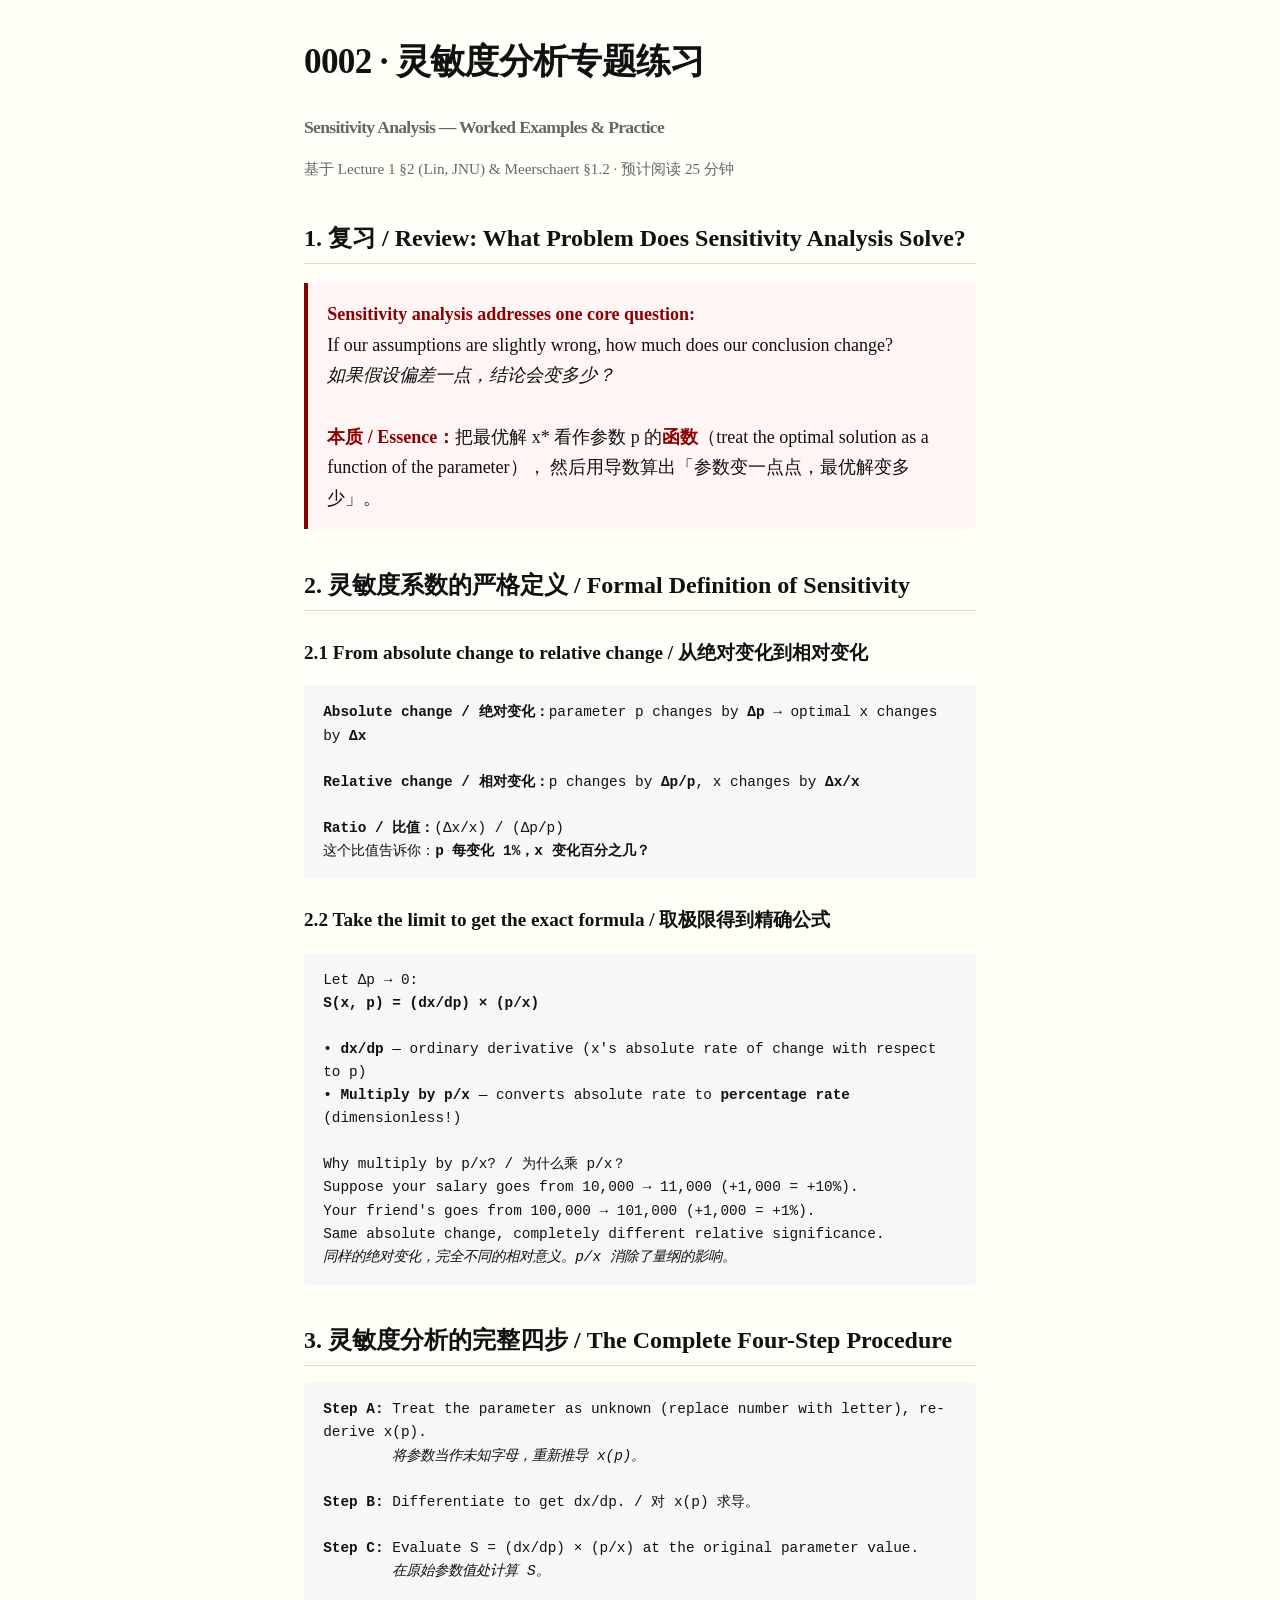
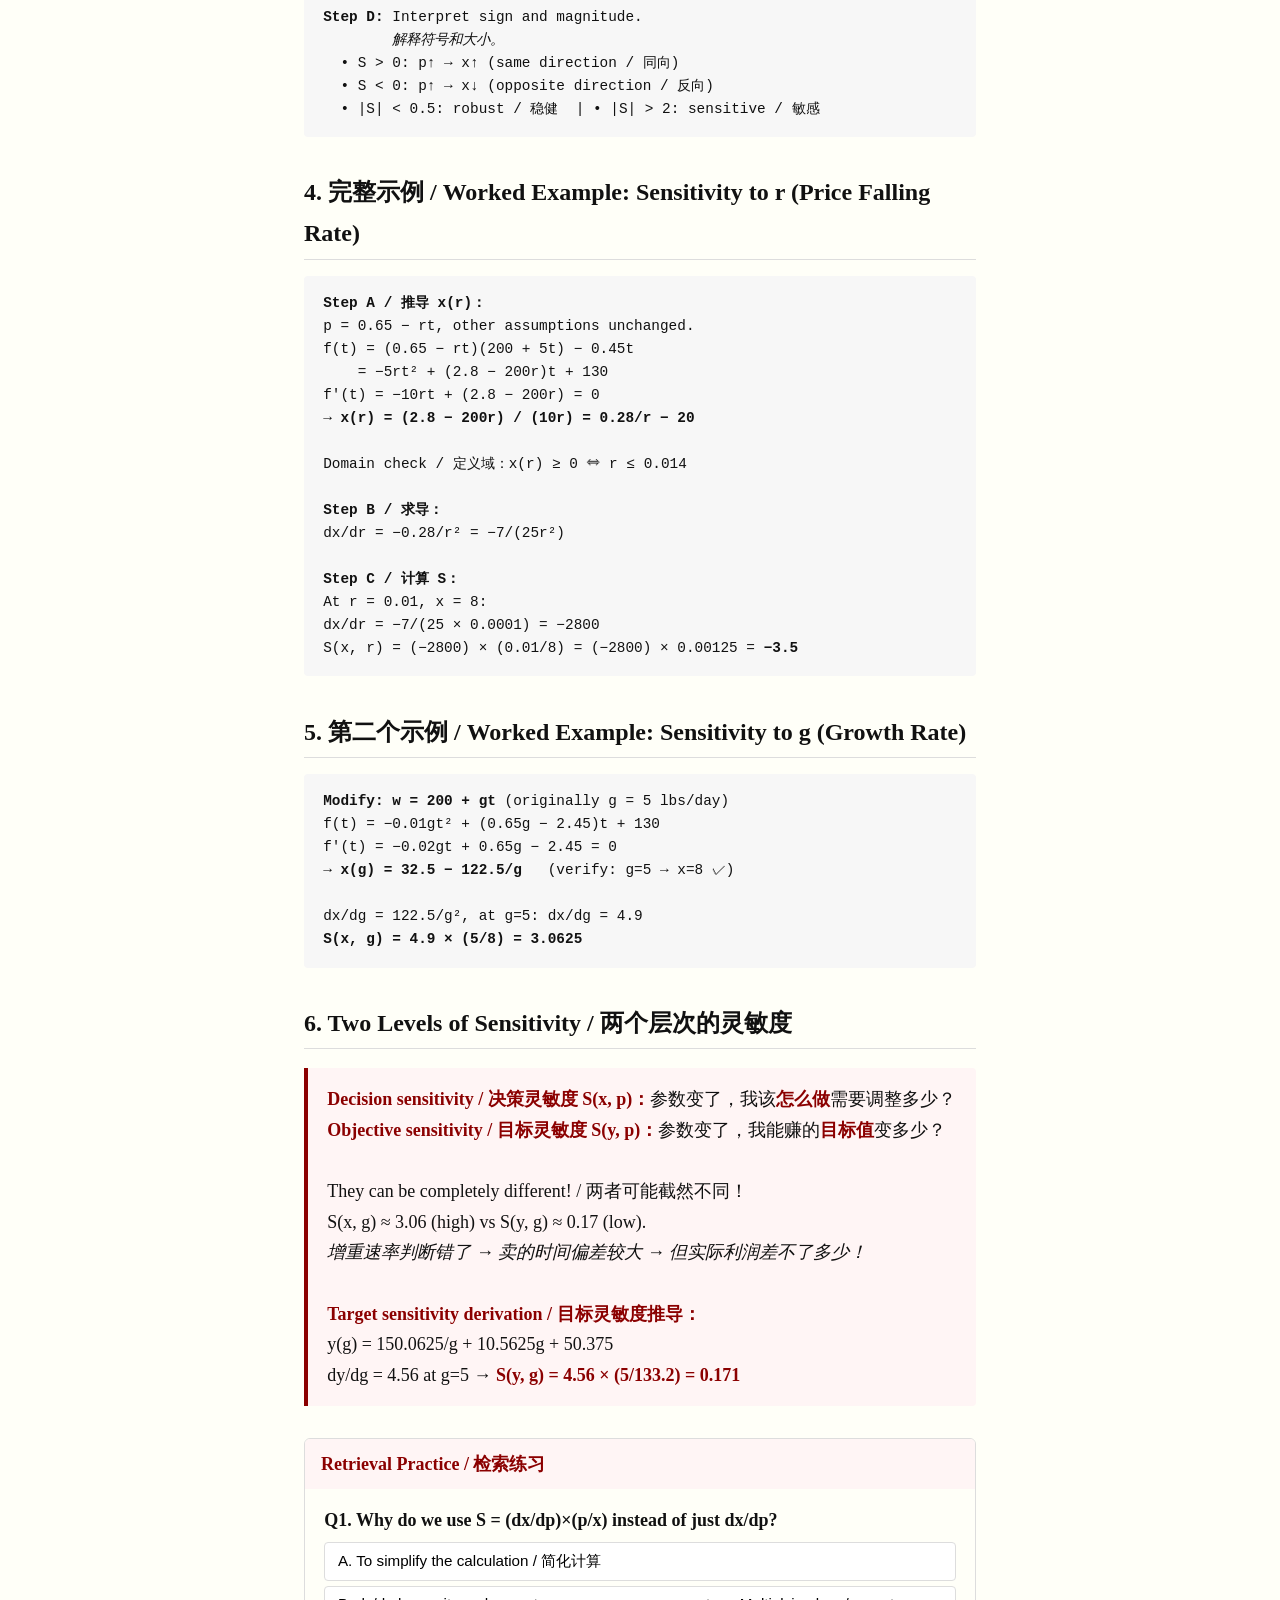
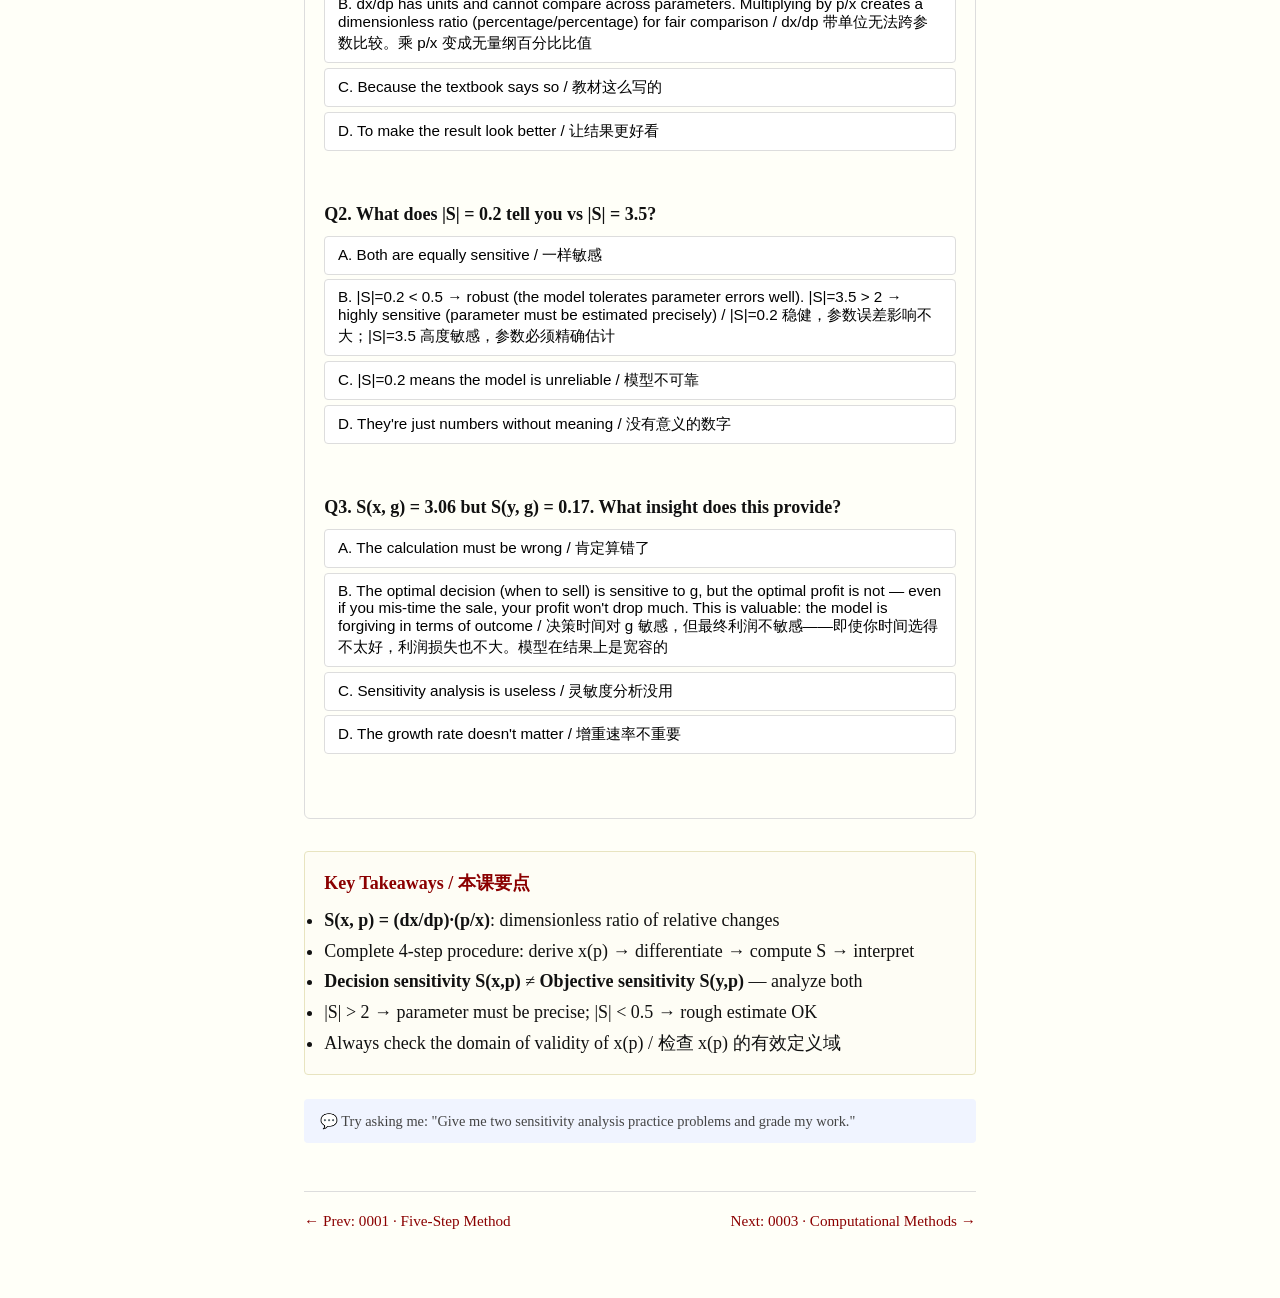
<file: lessons/0002-sensitivity-analysis-deep.html>
<!DOCTYPE html>
<html lang="zh-CN">
<head>
<meta charset="UTF-8">
<meta name="viewport" content="width=device-width, initial-scale=1.0">
<title>Lesson 0002: 灵敏度分析专题 / Sensitivity Analysis Practice</title>
<link rel="stylesheet" href="../assets/style.css">
</head>
<body>

<h1>0002 · 灵敏度分析专题练习<br><small style="font-size:1.1rem;color:var(--muted);">Sensitivity Analysis — Worked Examples & Practice</small></h1>
<div class="lesson-meta">
  基于 Lecture 1 §2 (Lin, JNU) &amp; Meerschaert §1.2 · 预计阅读 25 分钟
</div>

<h2>1. 复习 / Review: What Problem Does Sensitivity Analysis Solve?</h2>

<div class="concept-box">
  <strong>Sensitivity analysis addresses one core question:</strong><br>
  If our assumptions are slightly wrong, how much does our conclusion change?<br>
  <em>如果假设偏差一点，结论会变多少？</em><br><br>
  <strong>本质 / Essence：</strong>把最优解 x* 看作参数 p 的<strong>函数</strong>（treat the optimal solution as a function of the parameter），
  然后用导数算出「参数变一点点，最优解变多少」。
</div>

<h2>2. 灵敏度系数的严格定义 / Formal Definition of Sensitivity</h2>

<h3>2.1 From absolute change to relative change / 从绝对变化到相对变化</h3>

<div class="formula-block">
<strong>Absolute change / 绝对变化：</strong>parameter p changes by <strong>Δp</strong> → optimal x changes by <strong>Δx</strong><br><br>
<strong>Relative change / 相对变化：</strong>p changes by <strong>Δp/p</strong>, x changes by <strong>Δx/x</strong><br><br>
<strong>Ratio / 比值：</strong>(Δx/x) / (Δp/p)<br>
这个比值告诉你：<strong>p 每变化 1%，x 变化百分之几？</strong>
</div>

<h3>2.2 Take the limit to get the exact formula / 取极限得到精确公式</h3>

<div class="formula-block">
Let Δp → 0:<br>
<strong>S(x, p) = (dx/dp) × (p/x)</strong><br><br>
• <strong>dx/dp</strong> — ordinary derivative (x's absolute rate of change with respect to p)<br>
• <strong>Multiply by p/x</strong> — converts absolute rate to <strong>percentage rate</strong> (dimensionless!)<br><br>

Why multiply by p/x? / 为什么乘 p/x？<br>
Suppose your salary goes from 10,000 → 11,000 (+1,000 = +10%).<br>
Your friend's goes from 100,000 → 101,000 (+1,000 = +1%).<br>
Same absolute change, completely different relative significance.<br>
<em>同样的绝对变化，完全不同的相对意义。p/x 消除了量纲的影响。</em>
</div>

<h2>3. 灵敏度分析的完整四步 / The Complete Four-Step Procedure</h2>

<div class="formula-block">
<strong>Step A:</strong> Treat the parameter as unknown (replace number with letter), re-derive x(p).<br>
&nbsp;&nbsp;&nbsp;&nbsp;&nbsp;&nbsp;&nbsp;&nbsp;<em>将参数当作未知字母，重新推导 x(p)。</em><br><br>
<strong>Step B:</strong> Differentiate to get dx/dp. / 对 x(p) 求导。<br><br>
<strong>Step C:</strong> Evaluate S = (dx/dp) × (p/x) at the original parameter value.<br>
&nbsp;&nbsp;&nbsp;&nbsp;&nbsp;&nbsp;&nbsp;&nbsp;<em>在原始参数值处计算 S。</em><br><br>
<strong>Step D:</strong> Interpret sign and magnitude.<br>
&nbsp;&nbsp;&nbsp;&nbsp;&nbsp;&nbsp;&nbsp;&nbsp;<em>解释符号和大小。</em><br>
&nbsp;&nbsp;• S > 0: p↑ → x↑ (same direction / 同向)<br>
&nbsp;&nbsp;• S < 0: p↑ → x↓ (opposite direction / 反向)<br>
&nbsp;&nbsp;• |S| < 0.5: robust / 稳健 &nbsp;| • |S| > 2: sensitive / 敏感
</div>

<h2>4. 完整示例 / Worked Example: Sensitivity to r (Price Falling Rate)</h2>

<div class="formula-block">
<strong>Step A / 推导 x(r)：</strong><br>
p = 0.65 − rt, other assumptions unchanged.<br>
f(t) = (0.65 − rt)(200 + 5t) − 0.45t<br>
&nbsp;&nbsp;&nbsp;&nbsp;= −5rt² + (2.8 − 200r)t + 130<br>
f′(t) = −10rt + (2.8 − 200r) = 0<br>
→ <strong>x(r) = (2.8 − 200r) / (10r) = 0.28/r − 20</strong><br><br>

Domain check / 定义域：x(r) ≥ 0 ⟺ r ≤ 0.014<br><br>

<strong>Step B / 求导：</strong><br>
dx/dr = −0.28/r² = −7/(25r²)<br><br>

<strong>Step C / 计算 S：</strong><br>
At r = 0.01, x = 8:<br>
dx/dr = −7/(25 × 0.0001) = −2800<br>
S(x, r) = (−2800) × (0.01/8) = (−2800) × 0.00125 = <strong>−3.5</strong>
</div>

<h2>5. 第二个示例 / Worked Example: Sensitivity to g (Growth Rate)</h2>

<div class="formula-block">
<strong>Modify: w = 200 + gt</strong> (originally g = 5 lbs/day)<br>
f(t) = −0.01gt² + (0.65g − 2.45)t + 130<br>
f′(t) = −0.02gt + 0.65g − 2.45 = 0<br>
→ <strong>x(g) = 32.5 − 122.5/g</strong> &nbsp; (verify: g=5 → x=8 ✓)<br><br>
dx/dg = 122.5/g², at g=5: dx/dg = 4.9<br>
<strong>S(x, g) = 4.9 × (5/8) = 3.0625</strong>
</div>

<h2>6. Two Levels of Sensitivity / 两个层次的灵敏度</h2>

<div class="concept-box">
  <strong>Decision sensitivity / 决策灵敏度 S(x, p)：</strong>参数变了，我该<strong>怎么做</strong>需要调整多少？<br>
  <strong>Objective sensitivity / 目标灵敏度 S(y, p)：</strong>参数变了，我能赚的<strong>目标值</strong>变多少？<br><br>
  They can be completely different! / 两者可能截然不同！<br>
  S(x, g) ≈ 3.06 (high) vs S(y, g) ≈ 0.17 (low).<br>
  <em>增重速率判断错了 → 卖的时间偏差较大 → 但实际利润差不了多少！</em><br><br>
  <strong>Target sensitivity derivation / 目标灵敏度推导：</strong><br>
  y(g) = 150.0625/g + 10.5625g + 50.375<br>
  dy/dg = 4.56 at g=5 → <strong>S(y, g) = 4.56 × (5/133.2) = 0.171</strong>
</div>

<div class="quiz-block">
  <div class="quiz-header">Retrieval Practice / 检索练习</div>
  <div class="quiz-body">
    <div class="quiz-q" id="q1">
      <p><strong>Q1.</strong> Why do we use S = (dx/dp)×(p/x) instead of just dx/dp?</p>
      <ul class="quiz-options">
        <li><button onclick="check(this, 'A', 'q1-fb')">A. To simplify the calculation / 简化计算</button></li>
        <li><button onclick="check(this, 'B', 'q1-fb')">B. dx/dp has units and cannot compare across parameters. Multiplying by p/x creates a dimensionless ratio (percentage/percentage) for fair comparison / dx/dp 带单位无法跨参数比较。乘 p/x 变成无量纲百分比比值</button></li>
        <li><button onclick="check(this, 'C', 'q1-fb')">C. Because the textbook says so / 教材这么写的</button></li>
        <li><button onclick="check(this, 'D', 'q1-fb')">D. To make the result look better / 让结果更好看</button></li>
      </ul>
      <div class="quiz-feedback" id="q1-fb"></div>
    </div>
    <div class="quiz-q" id="q2">
      <p><strong>Q2.</strong> What does |S| = 0.2 tell you vs |S| = 3.5?</p>
      <ul class="quiz-options">
        <li><button onclick="check(this, 'A', 'q2-fb')">A. Both are equally sensitive / 一样敏感</button></li>
        <li><button onclick="check(this, 'B', 'q2-fb')">B. |S|=0.2 < 0.5 → robust (the model tolerates parameter errors well). |S|=3.5 > 2 → highly sensitive (parameter must be estimated precisely) / |S|=0.2 稳健，参数误差影响不大；|S|=3.5 高度敏感，参数必须精确估计</button></li>
        <li><button onclick="check(this, 'C', 'q2-fb')">C. |S|=0.2 means the model is unreliable / 模型不可靠</button></li>
        <li><button onclick="check(this, 'D', 'q2-fb')">D. They're just numbers without meaning / 没有意义的数字</button></li>
      </ul>
      <div class="quiz-feedback" id="q2-fb"></div>
    </div>
    <div class="quiz-q" id="q3">
      <p><strong>Q3.</strong> S(x, g) = 3.06 but S(y, g) = 0.17. What insight does this provide?</p>
      <ul class="quiz-options">
        <li><button onclick="check(this, 'A', 'q3-fb')">A. The calculation must be wrong / 肯定算错了</button></li>
        <li><button onclick="check(this, 'B', 'q3-fb')">B. The optimal decision (when to sell) is sensitive to g, but the optimal profit is not — even if you mis-time the sale, your profit won't drop much. This is valuable: the model is forgiving in terms of outcome / 决策时间对 g 敏感，但最终利润不敏感——即使你时间选得不太好，利润损失也不大。模型在结果上是宽容的</button></li>
        <li><button onclick="check(this, 'C', 'q3-fb')">C. Sensitivity analysis is useless / 灵敏度分析没用</button></li>
        <li><button onclick="check(this, 'D', 'q3-fb')">D. The growth rate doesn't matter / 增重速率不重要</button></li>
      </ul>
      <div class="quiz-feedback" id="q3-fb"></div>
    </div>
  </div>
</div>

<div class="summary">
  <h4>Key Takeaways / 本课要点</h4>
  <ul>
    <li><strong>S(x, p) = (dx/dp)·(p/x)</strong>: dimensionless ratio of relative changes</li>
    <li>Complete 4-step procedure: derive x(p) → differentiate → compute S → interpret</li>
    <li><strong>Decision sensitivity S(x,p)</strong> ≠ <strong>Objective sensitivity S(y,p)</strong> — analyze both</li>
    <li>|S| > 2 → parameter must be precise; |S| < 0.5 → rough estimate OK</li>
    <li>Always check the domain of validity of x(p) / 检查 x(p) 的有效定义域</li>
  </ul>
</div>

<div class="ask-agent">
  💬 Try asking me: "Give me two sensitivity analysis practice problems and grade my work."
</div>

<div class="nav">
  <a href="0001-five-step-method.html">← Prev: 0001 · Five-Step Method</a>
  <a href="0003-computational-methods.html">Next: 0003 · Computational Methods →</a>
</div>

<script>
function check(btn, answer, fbId) {
  const fb = document.getElementById(fbId);
  const buttons = btn.parentElement.parentElement.querySelectorAll('button');
  buttons.forEach(b => { b.disabled = true; b.classList.remove('correct', 'wrong'); });
  const correctAnswers = { 'q1-fb': 'B', 'q2-fb': 'B', 'q3-fb': 'B' };
  const explanations = {
    'q1-fb': { A:'✗', B:'✓ Correct. dx/dp carries units (e.g., days per $/day). Multiplying by p/x removes units for fair comparison across parameters with different units.', C:'✗', D:'✗' },
    'q2-fb': { A:'✗', B:'✓ Correct. Small |S| = robust conclusion; large |S| = fragile conclusion requiring precise parameter estimates.', C:'✗ On the contrary — small |S| means reliability.', D:'✗ They have clear, actionable meaning.' },
    'q3-fb': { A:'✗ The calculations are correct.', B:'✓ Correct. This is a key insight of sensitivity analysis — sensitivity of decision and sensitivity of outcome are separate questions.', C:'✗ This result shows exactly why sensitivity analysis is useful.', D:'✗ It matters for the decision, just not much for the final outcome.' }
  };
  const correct = correctAnswers[fbId];
  const expl = explanations[fbId];
  buttons.forEach(b => { if (b.textContent.trim().charAt(0) === correct) b.classList.add('correct'); });
  if (answer === correct) { btn.classList.add('correct'); fb.innerHTML = '✓ ' + expl[answer]; }
  else { btn.classList.add('wrong'); fb.innerHTML = '✗ ' + (expl[answer] || '') + '<br><br><strong>✓ Correct:</strong> ' + expl[correct]; }
}
</script>

</body>
</html>
</file>
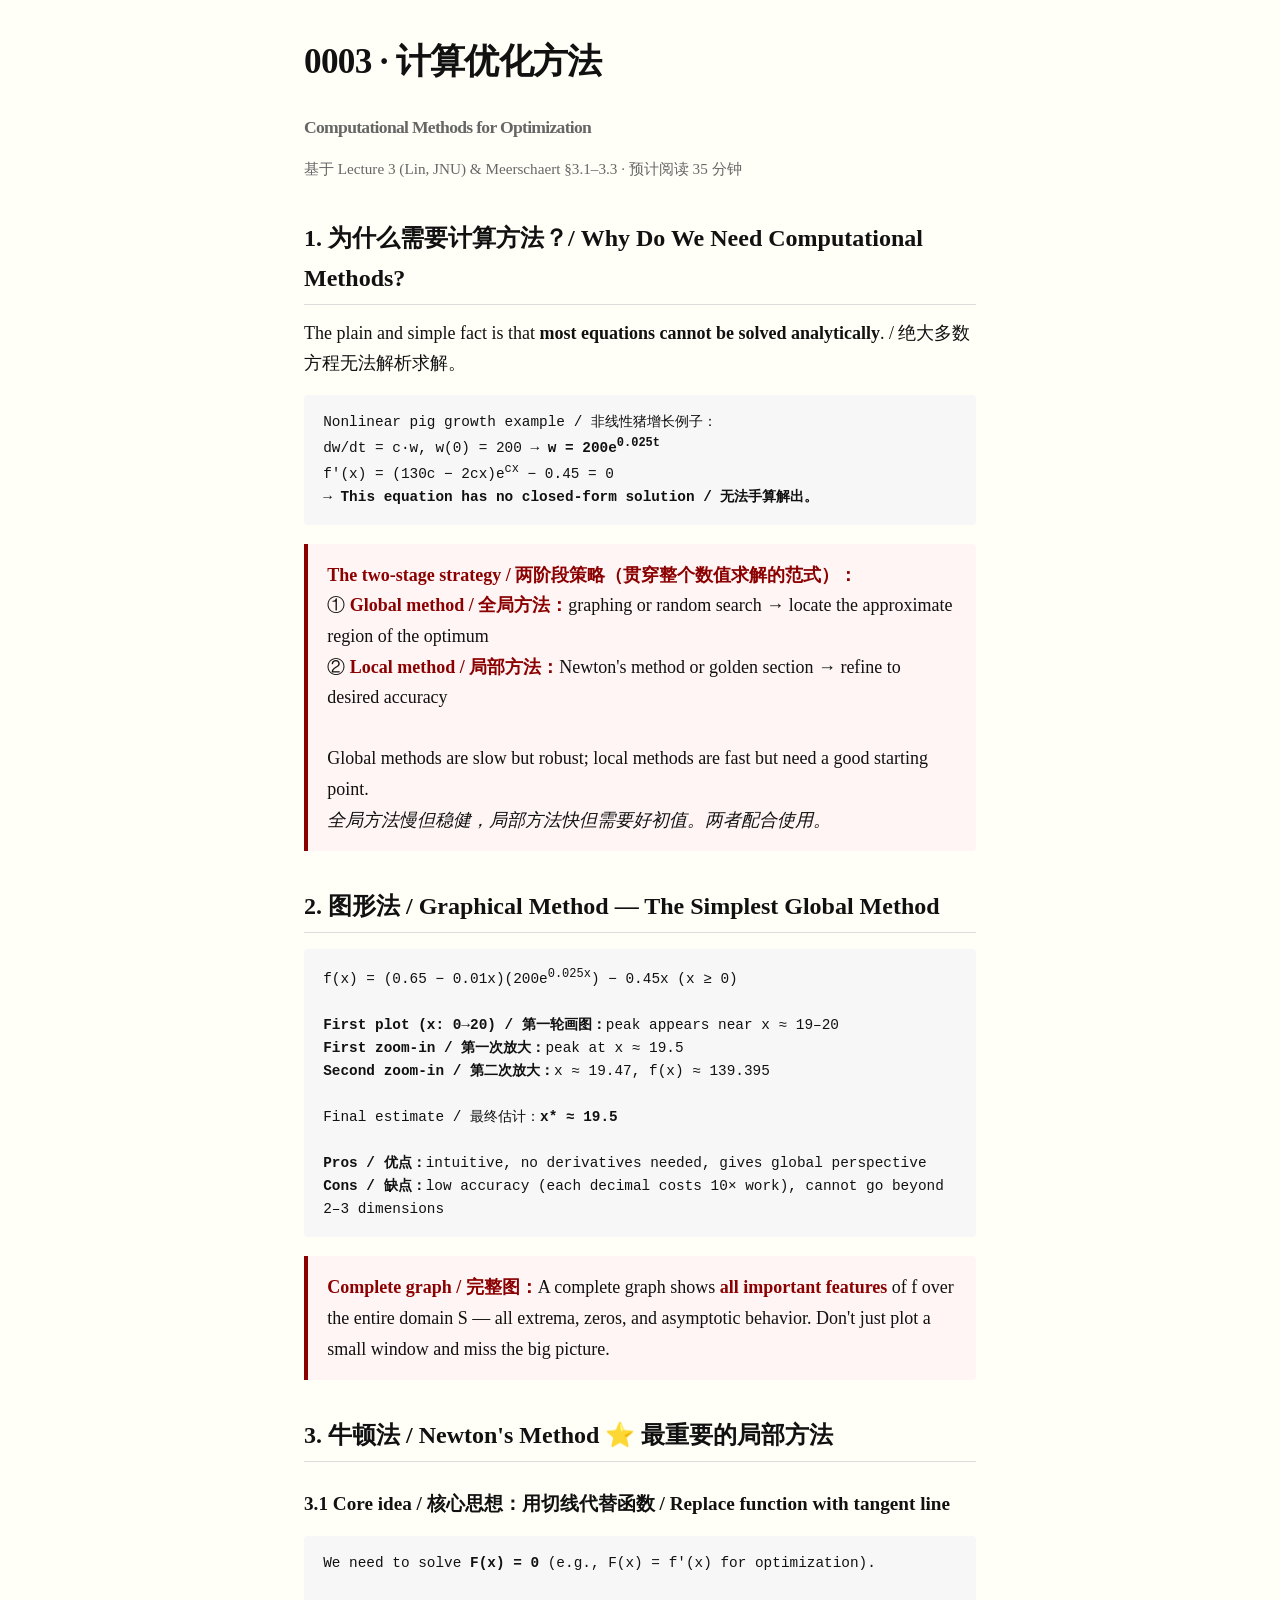
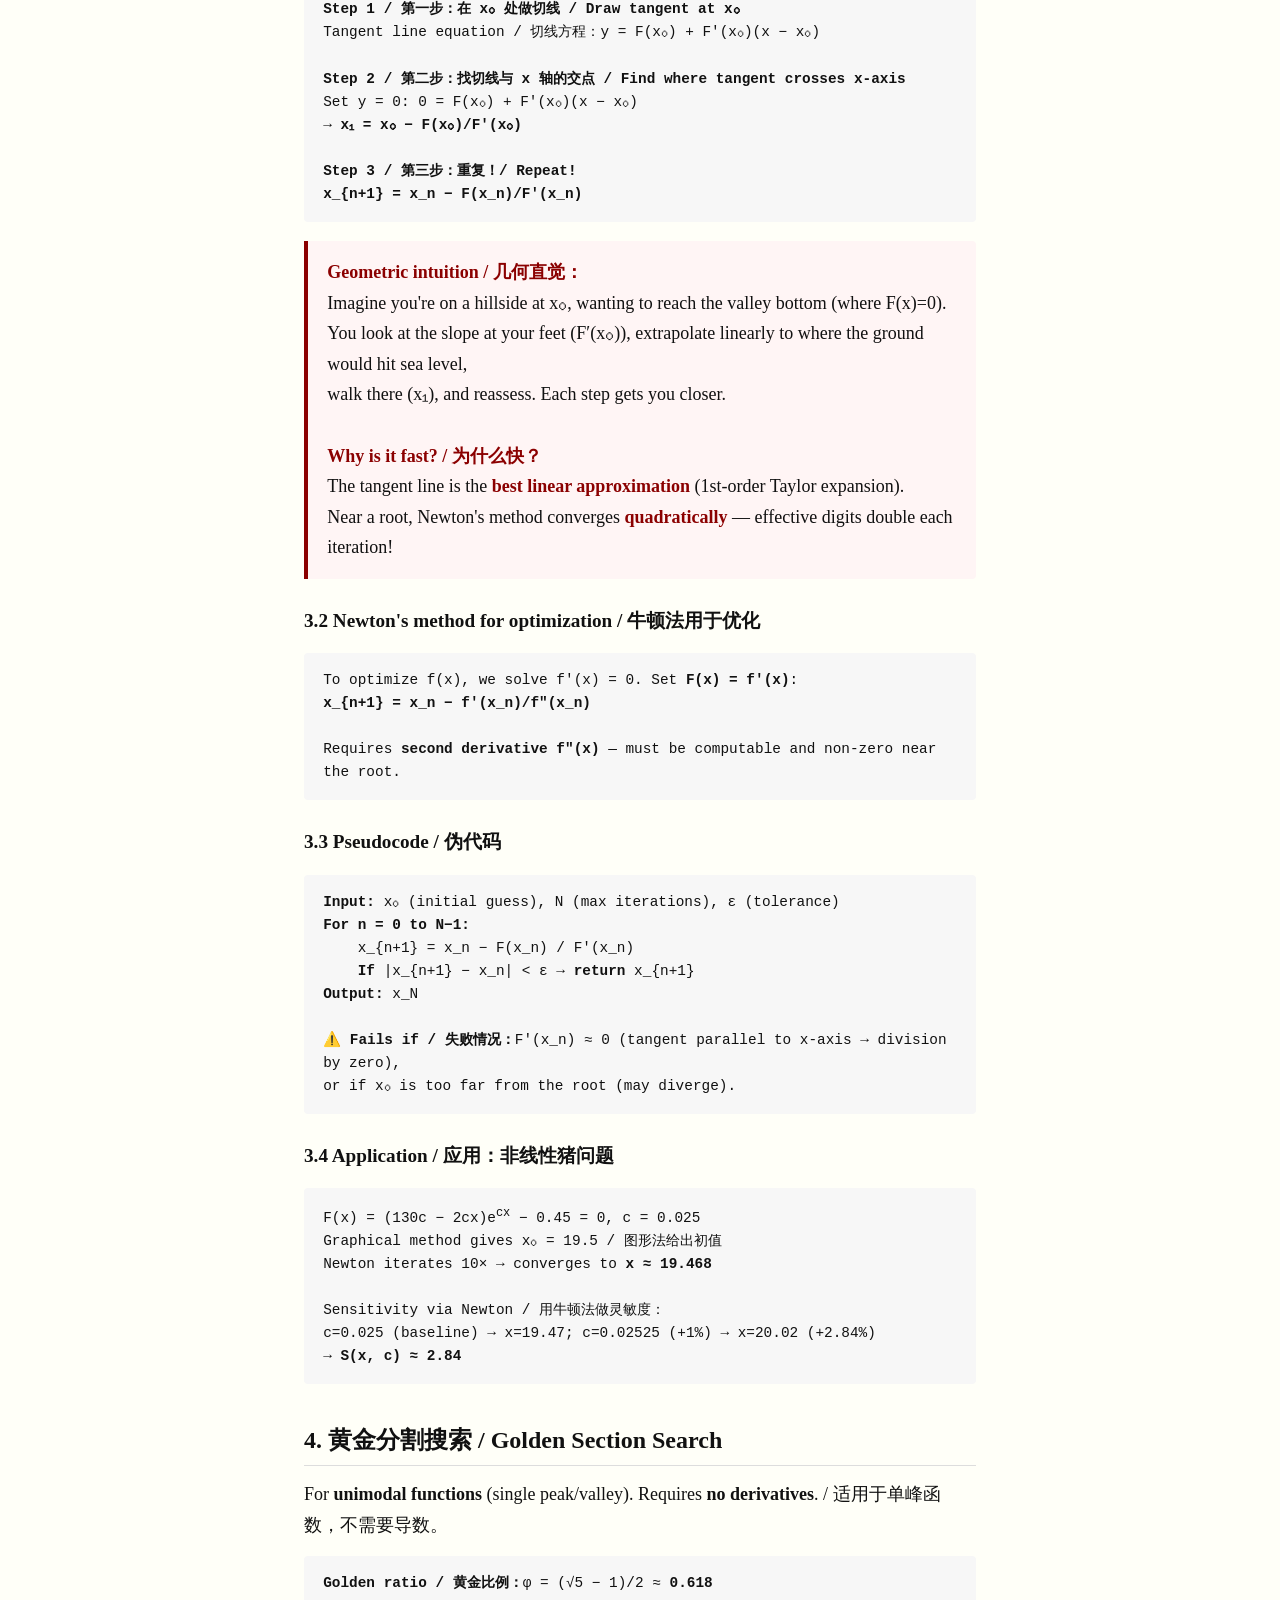
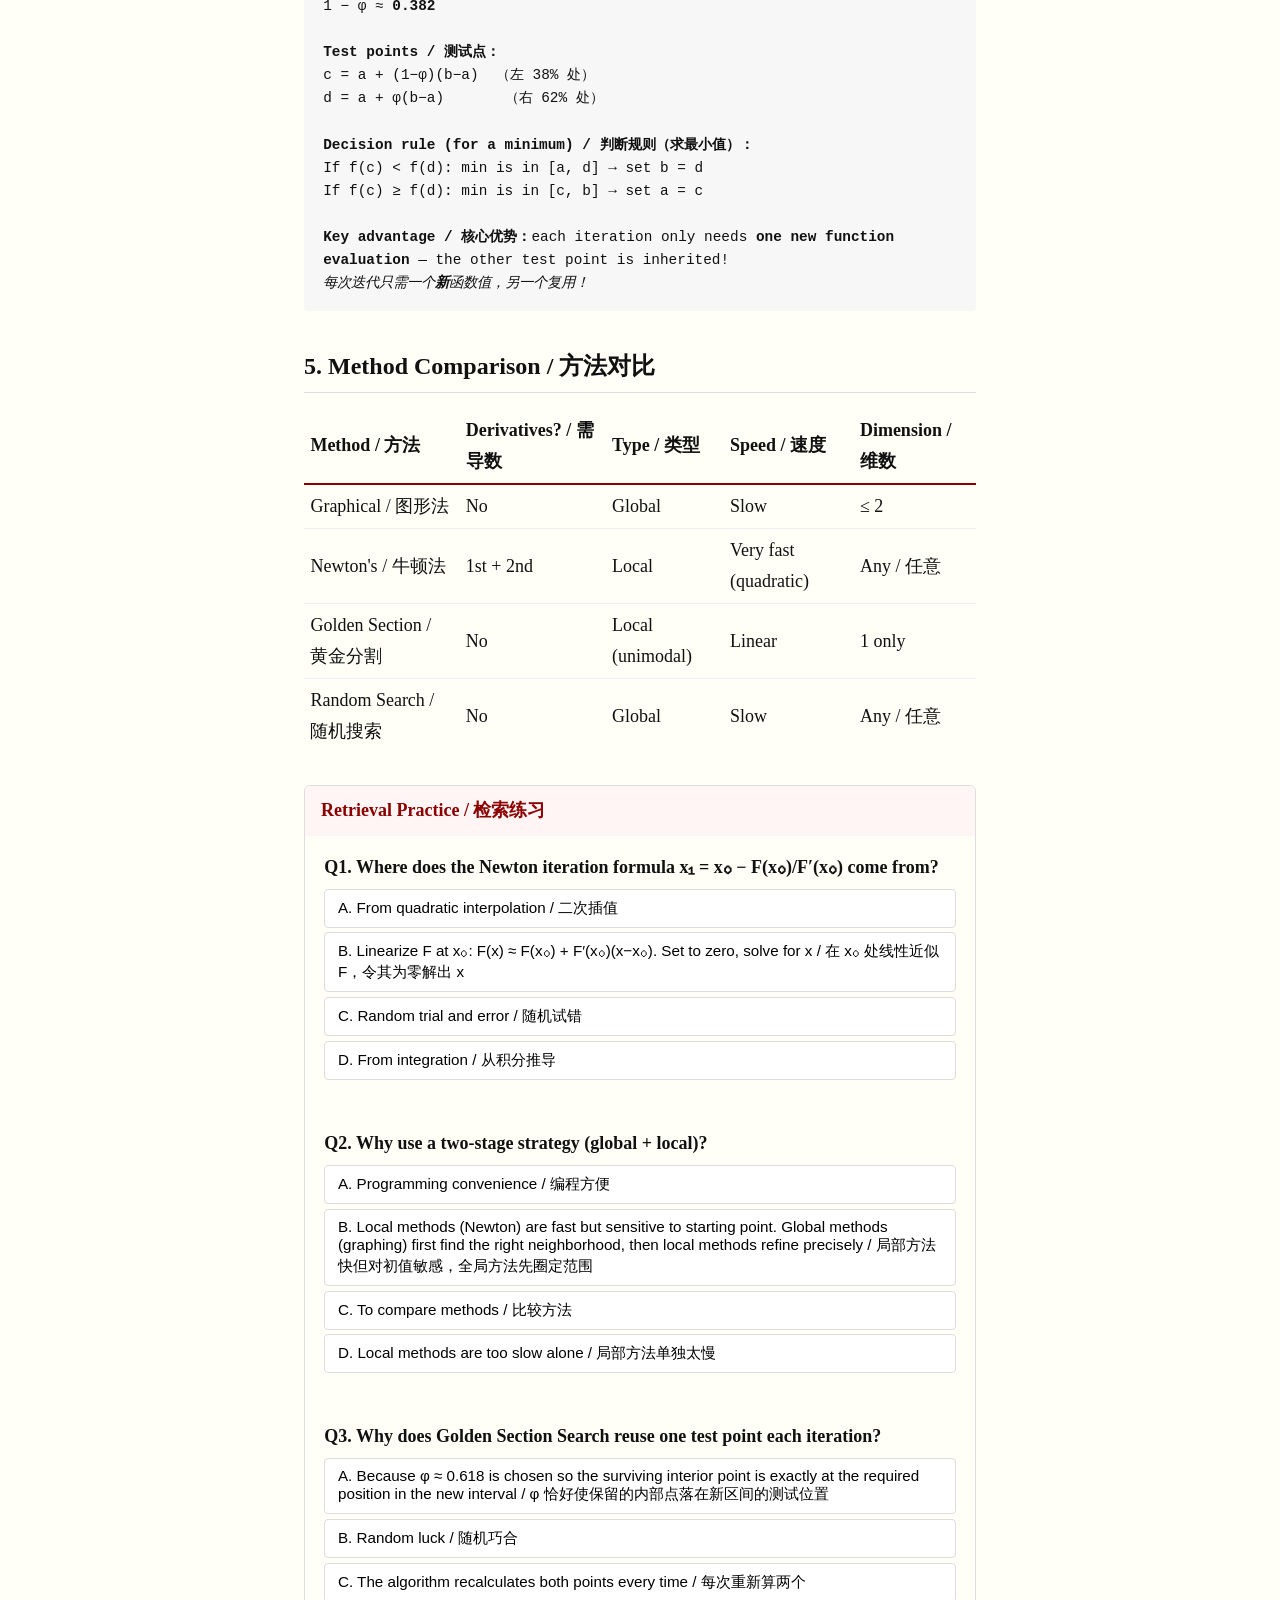
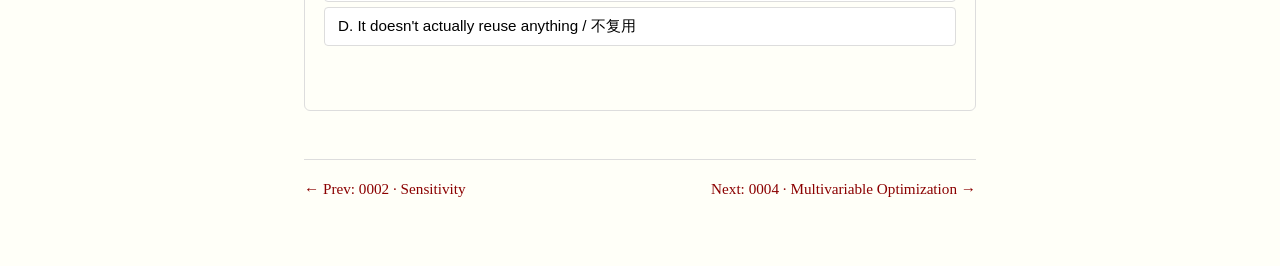
<file: lessons/0003-computational-methods.html>
<!DOCTYPE html>
<html lang="zh-CN">
<head>
<meta charset="UTF-8">
<meta name="viewport" content="width=device-width, initial-scale=1.0">
<title>Lesson 0003: 计算优化方法 / Computational Methods for Optimization</title>
<link rel="stylesheet" href="../assets/style.css">
</head>
<body>

<h1>0003 · 计算优化方法<br><small style="font-size:1.1rem;color:var(--muted);">Computational Methods for Optimization</small></h1>
<div class="lesson-meta">
  基于 Lecture 3 (Lin, JNU) &amp; Meerschaert §3.1–3.3 · 预计阅读 35 分钟
</div>

<h2>1. 为什么需要计算方法？/ Why Do We Need Computational Methods?</h2>

<p>The plain and simple fact is that <strong>most equations cannot be solved analytically</strong>. / 绝大多数方程无法解析求解。</p>

<div class="formula-block">
Nonlinear pig growth example / 非线性猪增长例子：<br>
dw/dt = c·w, w(0) = 200 → <strong>w = 200e<sup>0.025t</sup></strong><br>
f′(x) = (130c − 2cx)e<sup>cx</sup> − 0.45 = 0<br>
→ <strong>This equation has no closed-form solution / 无法手算解出。</strong>
</div>

<div class="concept-box">
  <strong>The two-stage strategy / 两阶段策略（贯穿整个数值求解的范式）：</strong><br>
  ① <strong>Global method / 全局方法：</strong>graphing or random search → locate the approximate region of the optimum<br>
  ② <strong>Local method / 局部方法：</strong>Newton's method or golden section → refine to desired accuracy<br><br>
  Global methods are slow but robust; local methods are fast but need a good starting point.<br>
  <em>全局方法慢但稳健，局部方法快但需要好初值。两者配合使用。</em>
</div>

<h2>2. 图形法 / Graphical Method — The Simplest Global Method</h2>

<div class="formula-block">
f(x) = (0.65 − 0.01x)(200e<sup>0.025x</sup>) − 0.45x (x ≥ 0)<br><br>
<strong>First plot (x: 0→20) / 第一轮画图：</strong>peak appears near x ≈ 19–20<br>
<strong>First zoom-in / 第一次放大：</strong>peak at x ≈ 19.5<br>
<strong>Second zoom-in / 第二次放大：</strong>x ≈ 19.47, f(x) ≈ 139.395<br><br>
Final estimate / 最终估计：<strong>x* ≈ 19.5</strong><br><br>
<strong>Pros / 优点：</strong>intuitive, no derivatives needed, gives global perspective<br>
<strong>Cons / 缺点：</strong>low accuracy (each decimal costs 10× work), cannot go beyond 2–3 dimensions
</div>

<div class="concept-box">
  <strong>Complete graph / 完整图：</strong>A complete graph shows <strong>all important features</strong> of f over the entire domain S — all extrema, zeros, and asymptotic behavior. Don't just plot a small window and miss the big picture.
</div>

<h2>3. 牛顿法 / Newton's Method ⭐ 最重要的局部方法</h2>

<h3>3.1 Core idea / 核心思想：用切线代替函数 / Replace function with tangent line</h3>

<div class="formula-block">
We need to solve <strong>F(x) = 0</strong> (e.g., F(x) = f′(x) for optimization).<br><br>
<strong>Step 1 / 第一步：在 x₀ 处做切线 / Draw tangent at x₀</strong><br>
Tangent line equation / 切线方程：y = F(x₀) + F′(x₀)(x − x₀)<br><br>
<strong>Step 2 / 第二步：找切线与 x 轴的交点 / Find where tangent crosses x-axis</strong><br>
Set y = 0: 0 = F(x₀) + F′(x₀)(x − x₀)<br>
→ <strong>x₁ = x₀ − F(x₀)/F′(x₀)</strong><br><br>
<strong>Step 3 / 第三步：重复！/ Repeat!</strong><br>
<strong>x_{n+1} = x_n − F(x_n)/F′(x_n)</strong>
</div>

<div class="concept-box">
  <strong>Geometric intuition / 几何直觉：</strong><br>
  Imagine you're on a hillside at x₀, wanting to reach the valley bottom (where F(x)=0).<br>
  You look at the slope at your feet (F′(x₀)), extrapolate linearly to where the ground would hit sea level,<br>
  walk there (x₁), and reassess. Each step gets you closer.<br><br>
  <strong>Why is it fast? / 为什么快？</strong><br>
  The tangent line is the <strong>best linear approximation</strong> (1st-order Taylor expansion).<br>
  Near a root, Newton's method converges <strong>quadratically</strong> — effective digits double each iteration!
</div>

<h3>3.2 Newton's method for optimization / 牛顿法用于优化</h3>

<div class="formula-block">
To optimize f(x), we solve f′(x) = 0. Set <strong>F(x) = f′(x)</strong>:<br>
<strong>x_{n+1} = x_n − f′(x_n)/f″(x_n)</strong><br><br>
Requires <strong>second derivative f″(x)</strong> — must be computable and non-zero near the root.
</div>

<h3>3.3 Pseudocode / 伪代码</h3>

<div class="formula-block">
<strong>Input:</strong> x₀ (initial guess), N (max iterations), ε (tolerance)<br>
<strong>For n = 0 to N−1:</strong><br>
&nbsp;&nbsp;&nbsp;&nbsp;x_{n+1} = x_n − F(x_n) / F′(x_n)<br>
&nbsp;&nbsp;&nbsp;&nbsp;<strong>If</strong> |x_{n+1} − x_n| &lt; ε → <strong>return</strong> x_{n+1}<br>
<strong>Output:</strong> x_N<br><br>
<strong>⚠️ Fails if / 失败情况：</strong>F′(x_n) ≈ 0 (tangent parallel to x-axis → division by zero),<br>
or if x₀ is too far from the root (may diverge).
</div>

<h3>3.4 Application / 应用：非线性猪问题</h3>

<div class="formula-block">
F(x) = (130c − 2cx)e<sup>cx</sup> − 0.45 = 0, c = 0.025<br>
Graphical method gives x₀ = 19.5 / 图形法给出初值<br>
Newton iterates 10× → converges to <strong>x ≈ 19.468</strong><br><br>
Sensitivity via Newton / 用牛顿法做灵敏度：<br>
c=0.025 (baseline) → x=19.47; c=0.02525 (+1%) → x=20.02 (+2.84%)<br>
→ <strong>S(x, c) ≈ 2.84</strong>
</div>

<h2>4. 黄金分割搜索 / Golden Section Search</h2>

<p>For <strong>unimodal functions</strong> (single peak/valley). Requires <strong>no derivatives</strong>. / 适用于单峰函数，不需要导数。</p>

<div class="formula-block">
<strong>Golden ratio / 黄金比例：</strong>φ = (√5 − 1)/2 ≈ <strong>0.618</strong><br>
1 − φ ≈ <strong>0.382</strong><br><br>
<strong>Test points / 测试点：</strong><br>
c = a + (1−φ)(b−a) &nbsp;（左 38% 处）<br>
d = a + φ(b−a) &nbsp;&nbsp;&nbsp;&nbsp;&nbsp;&nbsp;（右 62% 处）<br><br>
<strong>Decision rule (for a minimum) / 判断规则（求最小值）：</strong><br>
If f(c) &lt; f(d): min is in [a, d] → set b = d<br>
If f(c) ≥ f(d): min is in [c, b] → set a = c<br><br>
<strong>Key advantage / 核心优势：</strong>each iteration only needs <strong>one new function evaluation</strong> — the other test point is inherited!<br>
<em>每次迭代只需一个<strong>新</strong>函数值，另一个复用！</em>
</div>

<h2>5. Method Comparison / 方法对比</h2>

<table style="width:100%; border-collapse:collapse; margin:1rem 0;">
  <tr style="border-bottom:2px solid var(--accent);">
    <th style="text-align:left; padding:0.4rem;">Method / 方法</th><th style="text-align:left; padding:0.4rem;">Derivatives? / 需导数</th><th style="text-align:left; padding:0.4rem;">Type / 类型</th><th style="text-align:left; padding:0.4rem;">Speed / 速度</th><th style="text-align:left; padding:0.4rem;">Dimension / 维数</th>
  </tr>
  <tr style="border-bottom:1px solid #eee;"><td style="padding:0.4rem;">Graphical / 图形法</td><td style="padding:0.4rem;">No</td><td style="padding:0.4rem;">Global</td><td style="padding:0.4rem;">Slow</td><td style="padding:0.4rem;">≤ 2</td></tr>
  <tr style="border-bottom:1px solid #eee;"><td style="padding:0.4rem;">Newton's / 牛顿法</td><td style="padding:0.4rem;">1st + 2nd</td><td style="padding:0.4rem;">Local</td><td style="padding:0.4rem;">Very fast (quadratic)</td><td style="padding:0.4rem;">Any / 任意</td></tr>
  <tr style="border-bottom:1px solid #eee;"><td style="padding:0.4rem;">Golden Section / 黄金分割</td><td style="padding:0.4rem;">No</td><td style="padding:0.4rem;">Local (unimodal)</td><td style="padding:0.4rem;">Linear</td><td style="padding:0.4rem;">1 only</td></tr>
  <tr><td style="padding:0.4rem;">Random Search / 随机搜索</td><td style="padding:0.4rem;">No</td><td style="padding:0.4rem;">Global</td><td style="padding:0.4rem;">Slow</td><td style="padding:0.4rem;">Any / 任意</td></tr>
</table>

<div class="quiz-block">
  <div class="quiz-header">Retrieval Practice / 检索练习</div>
  <div class="quiz-body">
    <div class="quiz-q" id="q1">
      <p><strong>Q1.</strong> Where does the Newton iteration formula x₁ = x₀ − F(x₀)/F′(x₀) come from?</p>
      <ul class="quiz-options">
        <li><button onclick="check(this, 'A', 'q1-fb')">A. From quadratic interpolation / 二次插值</button></li>
        <li><button onclick="check(this, 'B', 'q1-fb')">B. Linearize F at x₀: F(x) ≈ F(x₀) + F′(x₀)(x−x₀). Set to zero, solve for x / 在 x₀ 处线性近似 F，令其为零解出 x</button></li>
        <li><button onclick="check(this, 'C', 'q1-fb')">C. Random trial and error / 随机试错</button></li>
        <li><button onclick="check(this, 'D', 'q1-fb')">D. From integration / 从积分推导</button></li>
      </ul>
      <div class="quiz-feedback" id="q1-fb"></div>
    </div>
    <div class="quiz-q" id="q2">
      <p><strong>Q2.</strong> Why use a two-stage strategy (global + local)?</p>
      <ul class="quiz-options">
        <li><button onclick="check(this, 'A', 'q2-fb')">A. Programming convenience / 编程方便</button></li>
        <li><button onclick="check(this, 'B', 'q2-fb')">B. Local methods (Newton) are fast but sensitive to starting point. Global methods (graphing) first find the right neighborhood, then local methods refine precisely / 局部方法快但对初值敏感，全局方法先圈定范围</button></li>
        <li><button onclick="check(this, 'C', 'q2-fb')">C. To compare methods / 比较方法</button></li>
        <li><button onclick="check(this, 'D', 'q2-fb')">D. Local methods are too slow alone / 局部方法单独太慢</button></li>
      </ul>
      <div class="quiz-feedback" id="q2-fb"></div>
    </div>
    <div class="quiz-q" id="q3">
      <p><strong>Q3.</strong> Why does Golden Section Search reuse one test point each iteration?</p>
      <ul class="quiz-options">
        <li><button onclick="check(this, 'A', 'q3-fb')">A. Because φ ≈ 0.618 is chosen so the surviving interior point is exactly at the required position in the new interval / φ 恰好使保留的内部点落在新区间的测试位置</button></li>
        <li><button onclick="check(this, 'B', 'q3-fb')">B. Random luck / 随机巧合</button></li>
        <li><button onclick="check(this, 'C', 'q3-fb')">C. The algorithm recalculates both points every time / 每次重新算两个</button></li>
        <li><button onclick="check(this, 'D', 'q3-fb')">D. It doesn't actually reuse anything / 不复用</button></li>
      </ul>
      <div class="quiz-feedback" id="q3-fb"></div>
    </div>
  </div>
</div>

<div class="nav">
  <a href="0002-sensitivity-analysis-deep.html">← Prev: 0002 · Sensitivity</a>
  <a href="0004-multivariable-optimization.html">Next: 0004 · Multivariable Optimization →</a>
</div>

<script>
function check(btn, answer, fbId) {
  const fb = document.getElementById(fbId);
  const buttons = btn.parentElement.parentElement.querySelectorAll('button');
  buttons.forEach(b => { b.disabled = true; b.classList.remove('correct', 'wrong'); });
  const correctAnswers = { 'q1-fb': 'B', 'q2-fb': 'B', 'q3-fb': 'A' };
  const explanations = {
    'q1-fb': { A:'✗ Newton uses linear approximation, not quadratic.', B:'✓ Correct. The entire idea: replace F with its tangent line (best linear approx), solve the line\'s zero.', C:'✗ Newton is deterministic, not random.', D:'✗ Based on differentiation, not integration.' },
    'q2-fb': { A:'✗', B:'✓ Correct. Newton converges locally — it needs a good initial guess. Global methods provide that guess.', C:'✗', D:'✗ Local methods are actually faster than global ones.' },
    'q3-fb': { A:'✓ Correct. The golden ratio is the unique proportion where the surviving interior point is perfectly positioned in the new interval.', B:'✗ This is by design.', C:'✗', D:'✗ Reuse is the defining advantage of Golden Section Search.' }
  };
  const correct = correctAnswers[fbId];
  const expl = explanations[fbId];
  buttons.forEach(b => { if (b.textContent.trim().charAt(0) === correct) b.classList.add('correct'); });
  if (answer === correct) { btn.classList.add('correct'); fb.innerHTML = '✓ ' + expl[answer]; }
  else { btn.classList.add('wrong'); fb.innerHTML = '✗ ' + (expl[answer] || '') + '<br><br><strong>✓ Correct:</strong> ' + expl[correct]; }
}
</script>

</body>
</html>
</file>
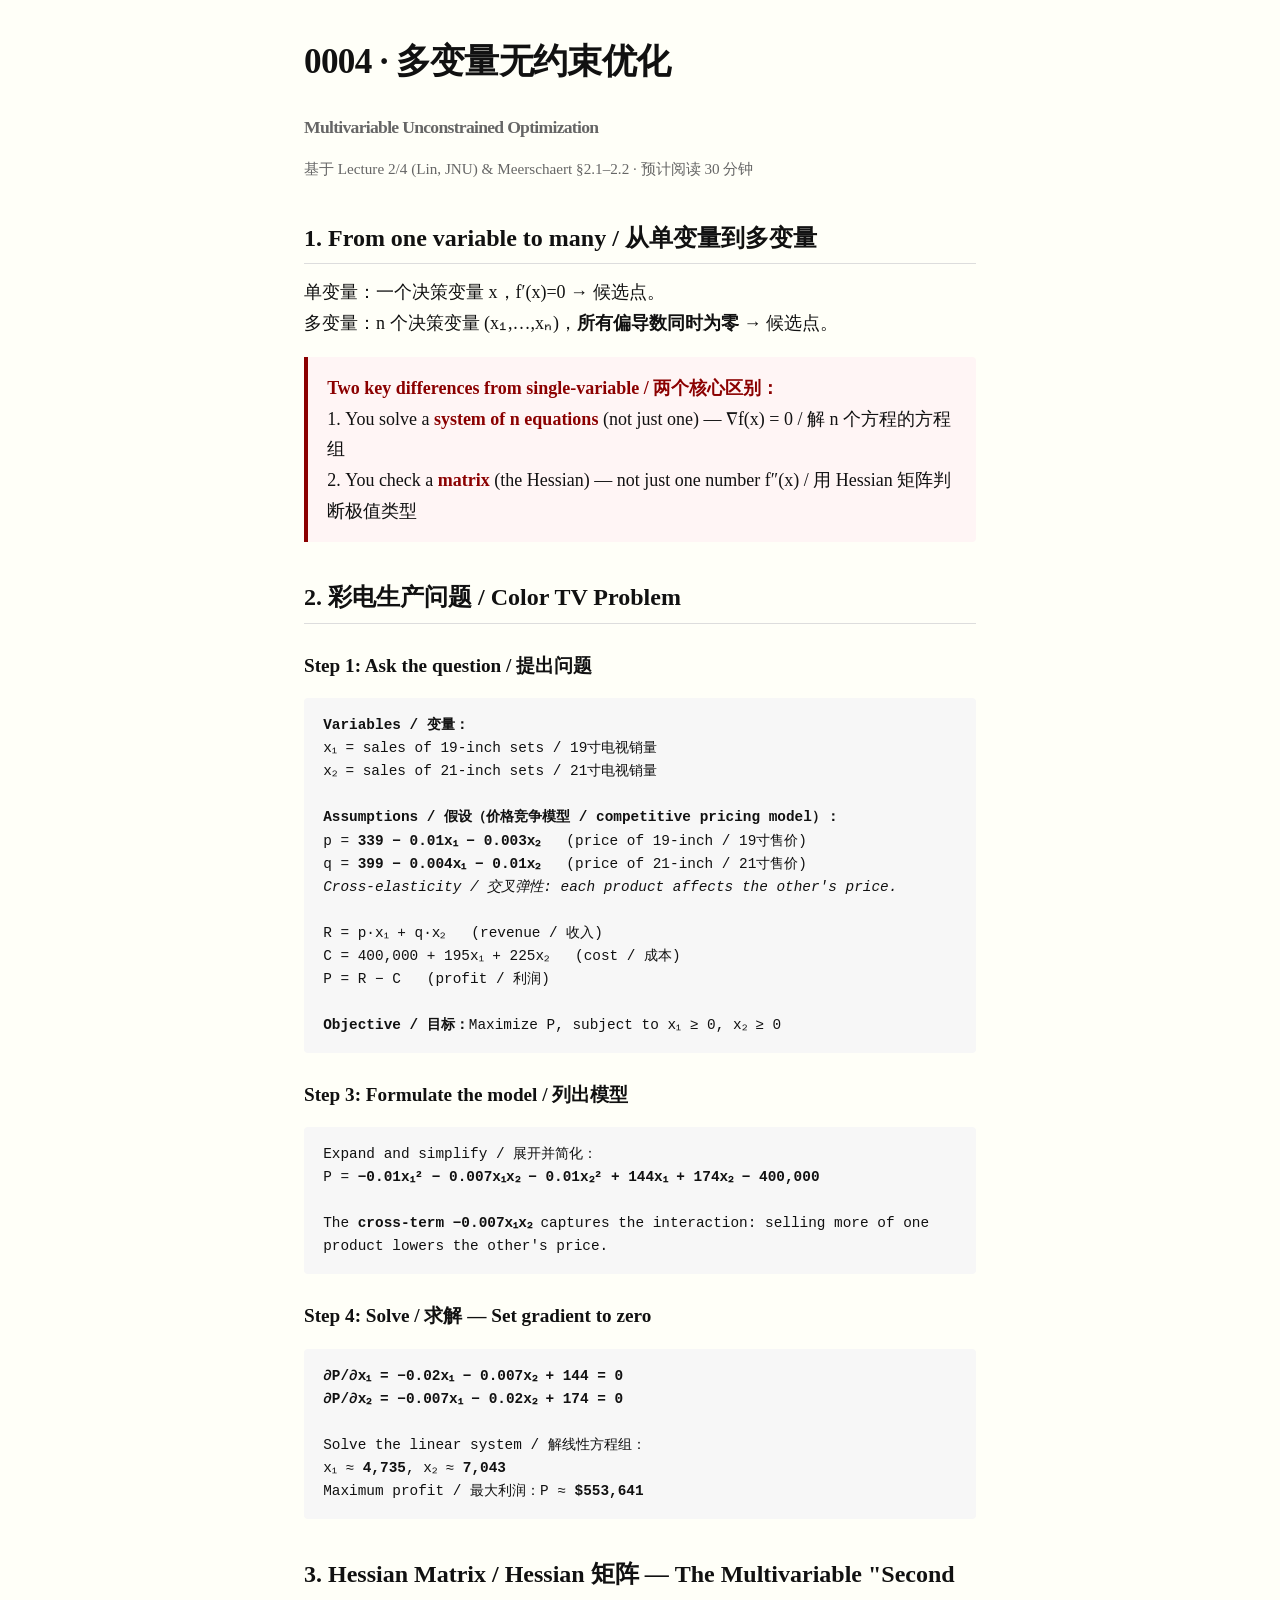
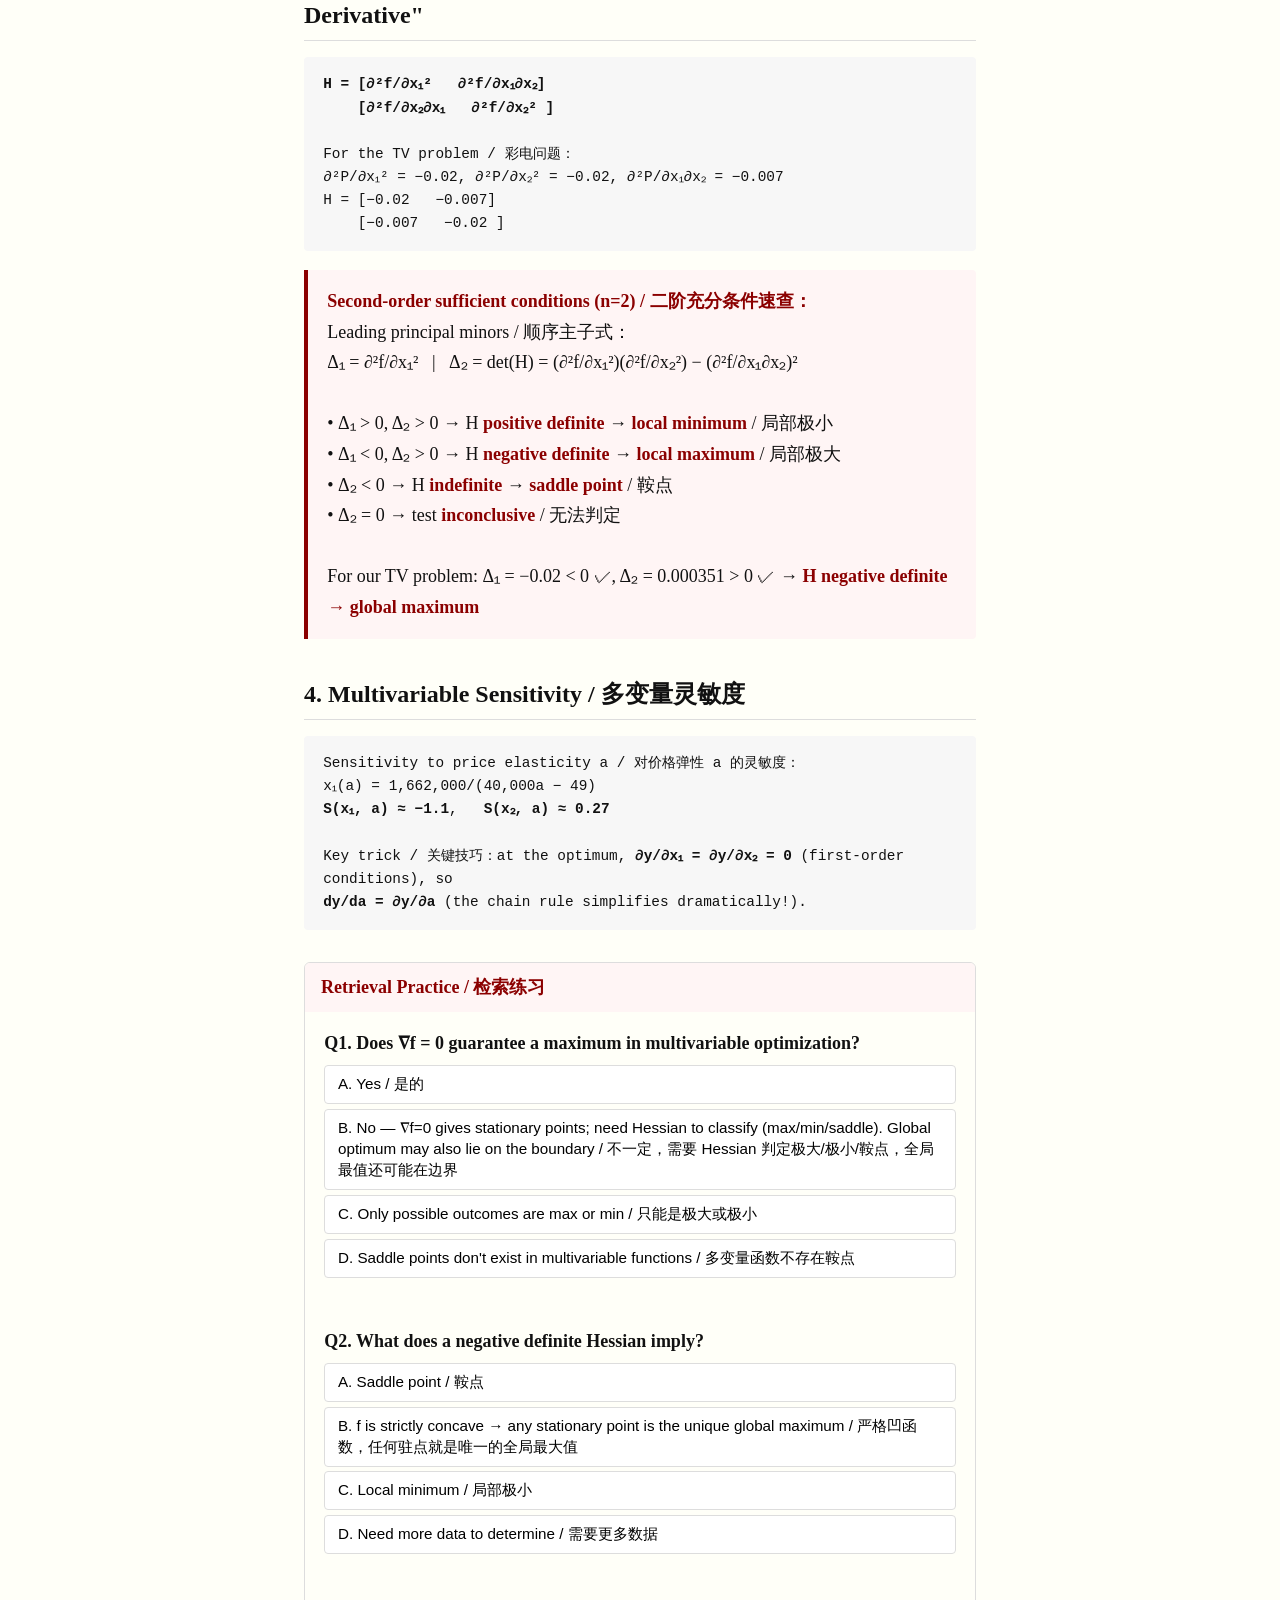
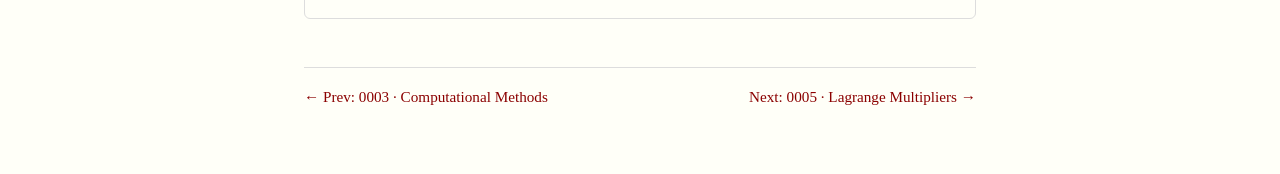
<file: lessons/0004-multivariable-optimization.html>
<!DOCTYPE html>
<html lang="zh-CN">
<head>
<meta charset="UTF-8">
<meta name="viewport" content="width=device-width, initial-scale=1.0">
<title>Lesson 0004: 多变量无约束优化 / Multivariable Unconstrained Optimization</title>
<link rel="stylesheet" href="../assets/style.css">
</head>
<body>

<h1>0004 · 多变量无约束优化<br><small style="font-size:1.1rem;color:var(--muted);">Multivariable Unconstrained Optimization</small></h1>
<div class="lesson-meta">
  基于 Lecture 2/4 (Lin, JNU) &amp; Meerschaert §2.1–2.2 · 预计阅读 30 分钟
</div>

<h2>1. From one variable to many / 从单变量到多变量</h2>

<p>单变量：一个决策变量 x，f′(x)=0 → 候选点。<br>
多变量：n 个决策变量 (x₁,…,xₙ)，<strong>所有偏导数同时为零</strong> → 候选点。</p>

<div class="concept-box">
  <strong>Two key differences from single-variable / 两个核心区别：</strong><br>
  1. You solve a <strong>system of n equations</strong> (not just one) — ∇f(x) = 0 / 解 n 个方程的方程组<br>
  2. You check a <strong>matrix</strong> (the Hessian) — not just one number f″(x) / 用 Hessian 矩阵判断极值类型
</div>

<h2>2. 彩电生产问题 / Color TV Problem</h2>

<h3>Step 1: Ask the question / 提出问题</h3>

<div class="formula-block">
<strong>Variables / 变量：</strong><br>
x₁ = sales of 19-inch sets / 19寸电视销量<br>
x₂ = sales of 21-inch sets / 21寸电视销量<br><br>

<strong>Assumptions / 假设（价格竞争模型 / competitive pricing model）：</strong><br>
p = <strong>339 − 0.01x₁ − 0.003x₂</strong> &nbsp; (price of 19-inch / 19寸售价)<br>
q = <strong>399 − 0.004x₁ − 0.01x₂</strong> &nbsp; (price of 21-inch / 21寸售价)<br>
<i>Cross-elasticity / 交叉弹性: each product affects the other's price.</i><br><br>
R = p·x₁ + q·x₂ &nbsp; (revenue / 收入)<br>
C = 400,000 + 195x₁ + 225x₂ &nbsp; (cost / 成本)<br>
P = R − C &nbsp; (profit / 利润)<br><br>

<strong>Objective / 目标：</strong>Maximize P, subject to x₁ ≥ 0, x₂ ≥ 0
</div>

<h3>Step 3: Formulate the model / 列出模型</h3>

<div class="formula-block">
Expand and simplify / 展开并简化：<br>
P = <strong>−0.01x₁² − 0.007x₁x₂ − 0.01x₂² + 144x₁ + 174x₂ − 400,000</strong><br><br>
The <strong>cross-term −0.007x₁x₂</strong> captures the interaction: selling more of one product lowers the other's price.
</div>

<h3>Step 4: Solve / 求解 — Set gradient to zero</h3>

<div class="formula-block">
<strong>∂P/∂x₁ = −0.02x₁ − 0.007x₂ + 144 = 0</strong><br>
<strong>∂P/∂x₂ = −0.007x₁ − 0.02x₂ + 174 = 0</strong><br><br>
Solve the linear system / 解线性方程组：<br>
x₁ ≈ <strong>4,735</strong>, x₂ ≈ <strong>7,043</strong><br>
Maximum profit / 最大利润：P ≈ <strong>$553,641</strong>
</div>

<h2>3. Hessian Matrix / Hessian 矩阵 — The Multivariable "Second Derivative"</h2>

<div class="formula-block">
<strong>H = [∂²f/∂x₁²  &nbsp; ∂²f/∂x₁∂x₂]</strong><br>
&nbsp;&nbsp;&nbsp;&nbsp;<strong>[∂²f/∂x₂∂x₁ &nbsp; ∂²f/∂x₂² ]</strong><br><br>
For the TV problem / 彩电问题：<br>
∂²P/∂x₁² = −0.02, ∂²P/∂x₂² = −0.02, ∂²P/∂x₁∂x₂ = −0.007<br>
H = [−0.02 &nbsp; −0.007]<br>
&nbsp;&nbsp;&nbsp;&nbsp;[−0.007 &nbsp; −0.02 ]
</div>

<div class="concept-box">
  <strong>Second-order sufficient conditions (n=2) / 二阶充分条件速查：</strong><br>
  Leading principal minors / 顺序主子式：<br>
  Δ₁ = ∂²f/∂x₁² &nbsp;&nbsp;|&nbsp;&nbsp; Δ₂ = det(H) = (∂²f/∂x₁²)(∂²f/∂x₂²) − (∂²f/∂x₁∂x₂)²<br><br>
  • Δ₁ > 0, Δ₂ > 0 → H <strong>positive definite</strong> → <strong>local minimum</strong> / 局部极小<br>
  • Δ₁ &lt; 0, Δ₂ > 0 → H <strong>negative definite</strong> → <strong>local maximum</strong> / 局部极大<br>
  • Δ₂ &lt; 0 → H <strong>indefinite</strong> → <strong>saddle point</strong> / 鞍点<br>
  • Δ₂ = 0 → test <strong>inconclusive</strong> / 无法判定<br><br>
  For our TV problem: Δ₁ = −0.02 < 0 ✓, Δ₂ = 0.000351 > 0 ✓ → <strong>H negative definite → global maximum</strong>
</div>

<h2>4. Multivariable Sensitivity / 多变量灵敏度</h2>

<div class="formula-block">
Sensitivity to price elasticity a / 对价格弹性 a 的灵敏度：<br>
x₁(a) = 1,662,000/(40,000a − 49)<br>
<strong>S(x₁, a) ≈ −1.1</strong>, &nbsp; <strong>S(x₂, a) ≈ 0.27</strong><br><br>
Key trick / 关键技巧：at the optimum, <strong>∂y/∂x₁ = ∂y/∂x₂ = 0</strong> (first-order conditions), so<br>
<strong>dy/da = ∂y/∂a</strong> (the chain rule simplifies dramatically!).
</div>

<div class="quiz-block">
  <div class="quiz-header">Retrieval Practice / 检索练习</div>
  <div class="quiz-body">
    <div class="quiz-q" id="q1">
      <p><strong>Q1.</strong> Does ∇f = 0 guarantee a maximum in multivariable optimization?</p>
      <ul class="quiz-options">
        <li><button onclick="check(this, 'A', 'q1-fb')">A. Yes / 是的</button></li>
        <li><button onclick="check(this, 'B', 'q1-fb')">B. No — ∇f=0 gives stationary points; need Hessian to classify (max/min/saddle). Global optimum may also lie on the boundary / 不一定，需要 Hessian 判定极大/极小/鞍点，全局最值还可能在边界</button></li>
        <li><button onclick="check(this, 'C', 'q1-fb')">C. Only possible outcomes are max or min / 只能是极大或极小</button></li>
        <li><button onclick="check(this, 'D', 'q1-fb')">D. Saddle points don't exist in multivariable functions / 多变量函数不存在鞍点</button></li>
      </ul>
      <div class="quiz-feedback" id="q1-fb"></div>
    </div>
    <div class="quiz-q" id="q2">
      <p><strong>Q2.</strong> What does a negative definite Hessian imply?</p>
      <ul class="quiz-options">
        <li><button onclick="check(this, 'A', 'q2-fb')">A. Saddle point / 鞍点</button></li>
        <li><button onclick="check(this, 'B', 'q2-fb')">B. f is strictly concave → any stationary point is the unique global maximum / 严格凹函数，任何驻点就是唯一的全局最大值</button></li>
        <li><button onclick="check(this, 'C', 'q2-fb')">C. Local minimum / 局部极小</button></li>
        <li><button onclick="check(this, 'D', 'q2-fb')">D. Need more data to determine / 需要更多数据</button></li>
      </ul>
      <div class="quiz-feedback" id="q2-fb"></div>
    </div>
  </div>
</div>

<div class="nav">
  <a href="0003-computational-methods.html">← Prev: 0003 · Computational Methods</a>
  <a href="0005-lagrange-multipliers.html">Next: 0005 · Lagrange Multipliers →</a>
</div>

<script>
function check(btn, answer, fbId) {
  const fb = document.getElementById(fbId);
  const buttons = btn.parentElement.parentElement.querySelectorAll('button');
  buttons.forEach(b => { b.disabled = true; b.classList.remove('correct', 'wrong'); });
  const correctAnswers = { 'q1-fb': 'B', 'q2-fb': 'B' };
  const explanations = {
    'q1-fb': { A:'✗ f(x,y)=x²−y² has ∇f(0,0)=0 but (0,0) is a saddle point.', B:'✓ Correct. ∇f=0 gives candidates only. Hessian classification is essential. Boundaries must also be checked.', C:'✗ Saddle points exist in multivariable functions.', D:'✗ Saddle points are common in multivariable settings.' },
    'q2-fb': { A:'✗ Negative definite → max, not saddle.', B:'✓ Correct. If H is negative definite everywhere, f is strictly concave — very strong guarantee.', C:'✗ Negative definite → max, not min.', D:'✗ The Hessian gives a definitive answer.' }
  };
  const correct = correctAnswers[fbId];
  const expl = explanations[fbId];
  buttons.forEach(b => { if (b.textContent.trim().charAt(0) === correct) b.classList.add('correct'); });
  if (answer === correct) { btn.classList.add('correct'); fb.innerHTML = '✓ ' + expl[answer]; }
  else { btn.classList.add('wrong'); fb.innerHTML = '✗ ' + (expl[answer] || '') + '<br><br><strong>✓ Correct:</strong> ' + expl[correct]; }
}
</script>

</body>
</html>
</file>
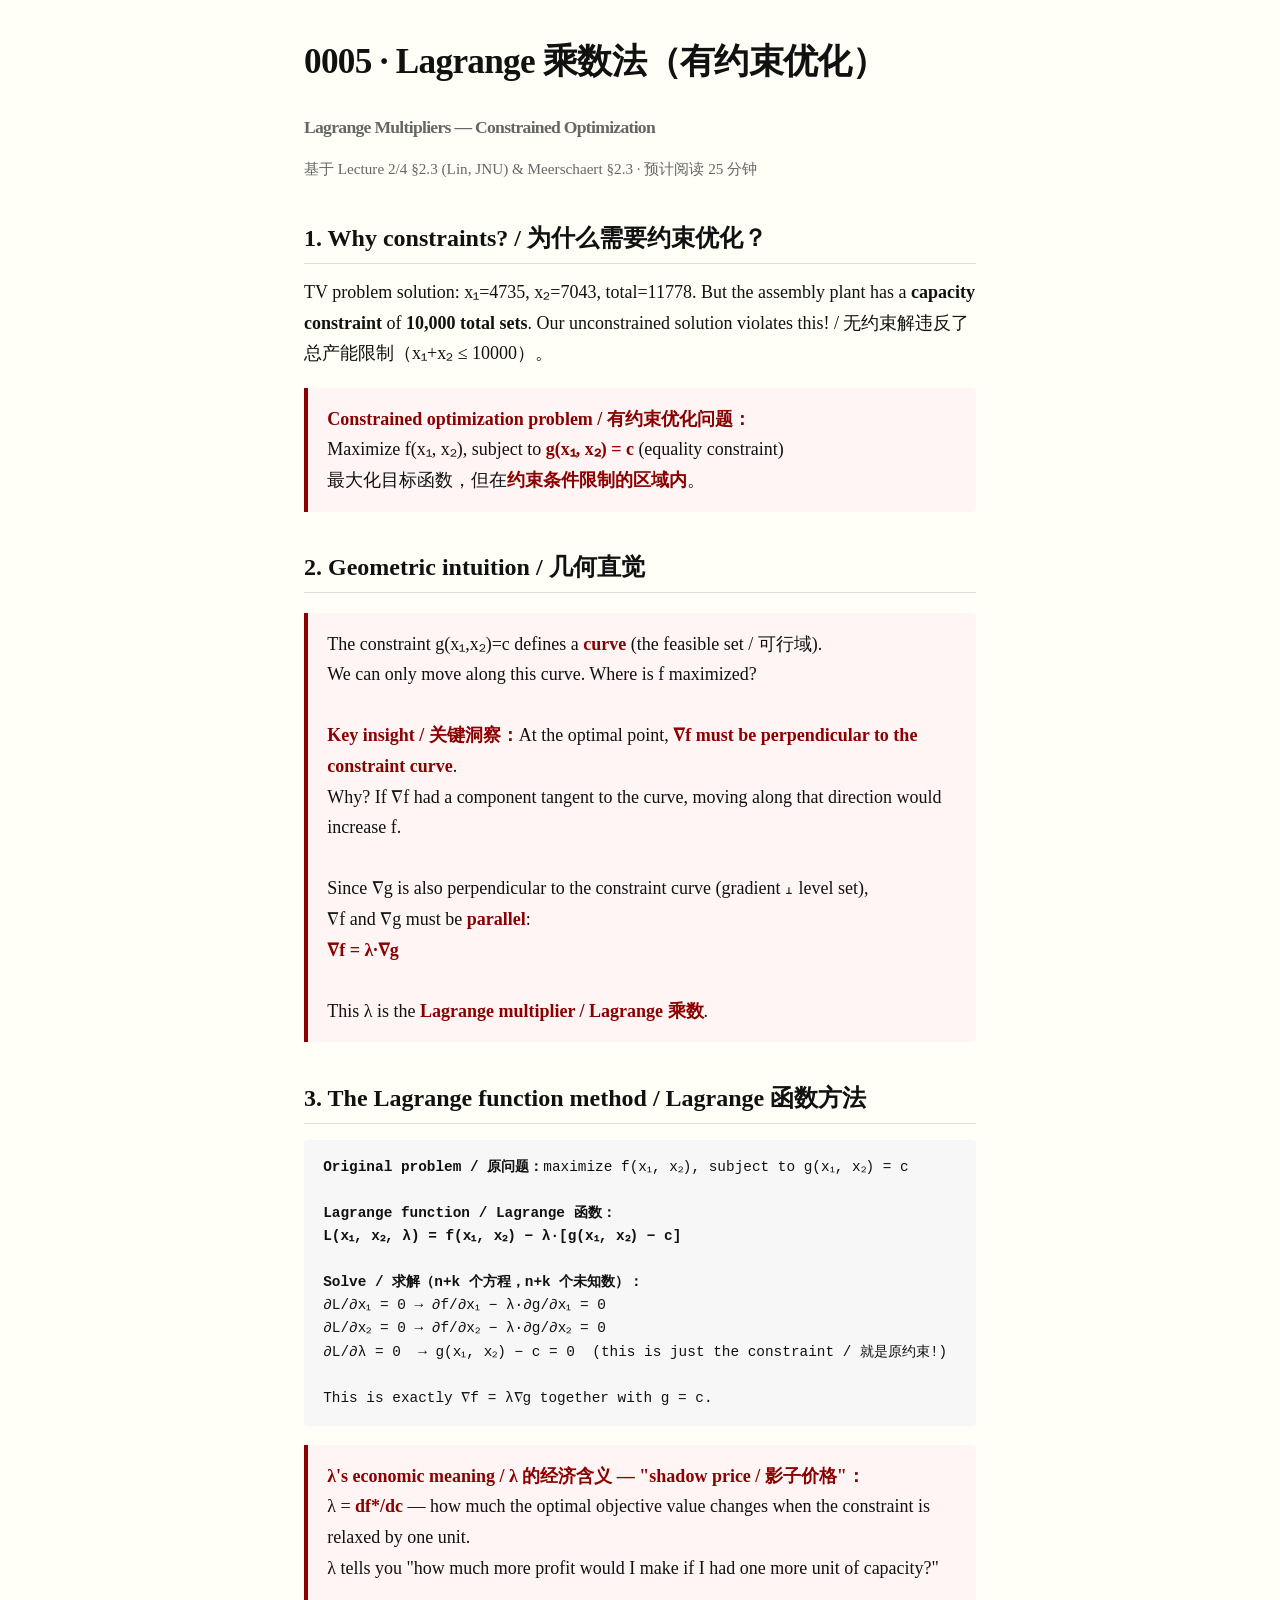
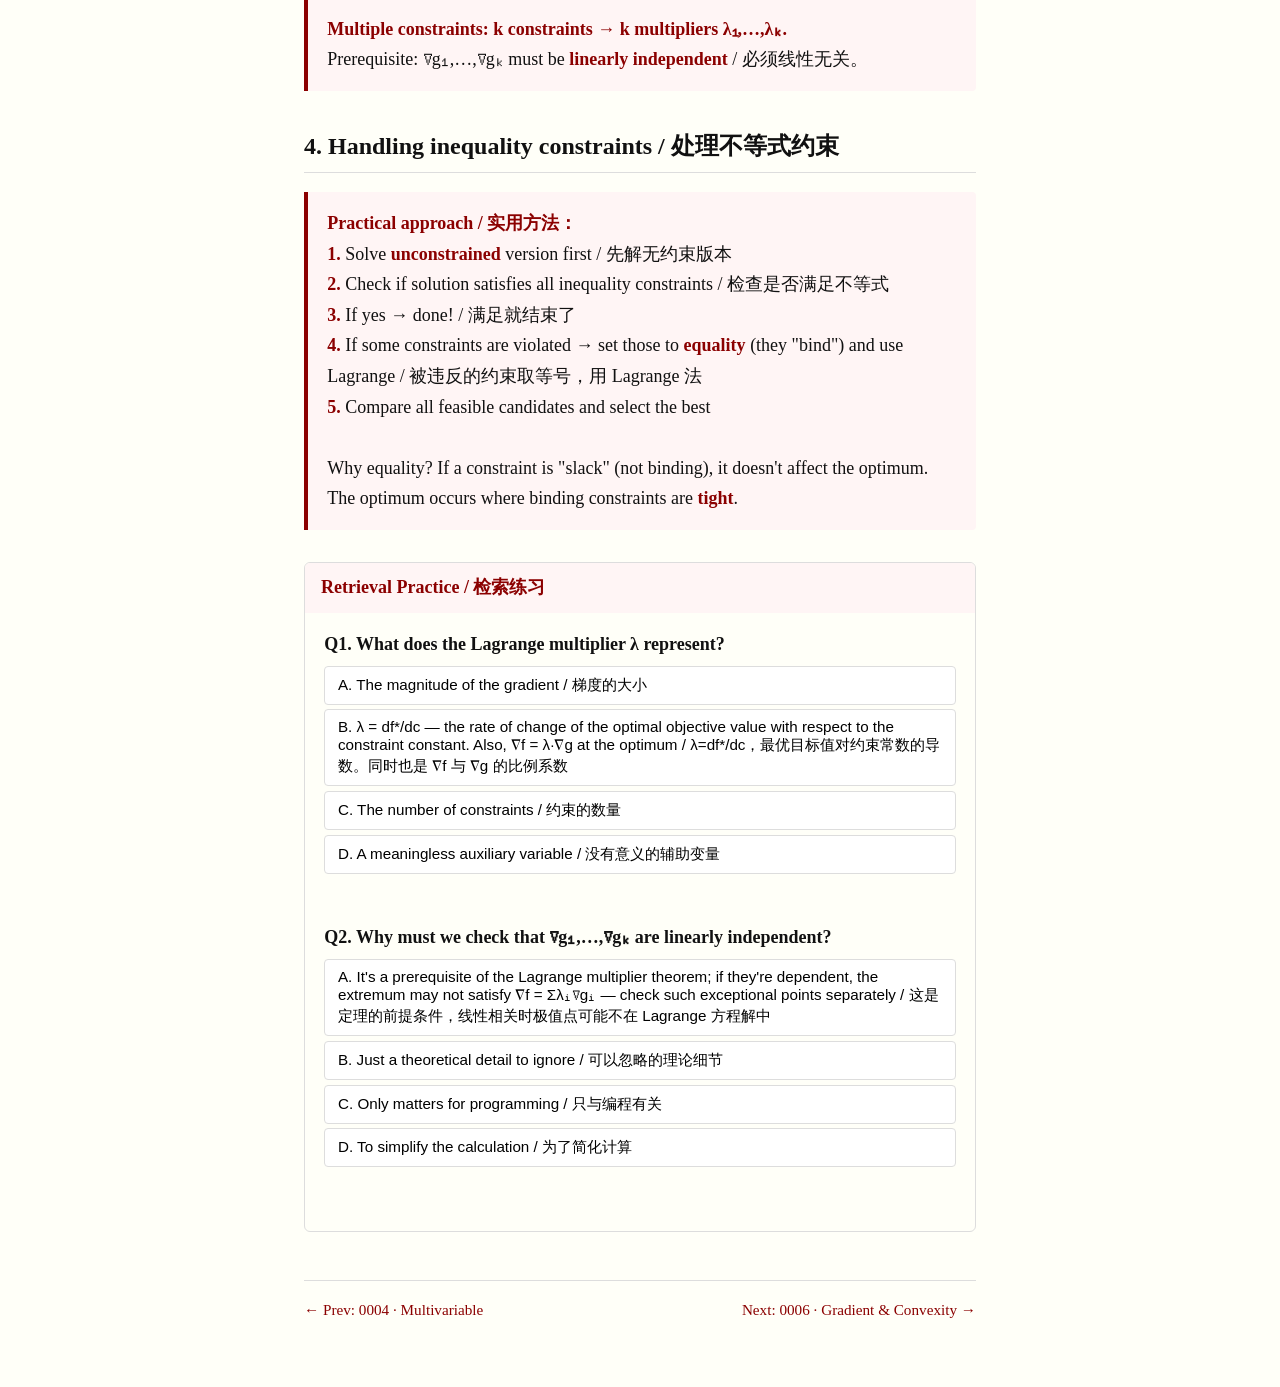
<file: lessons/0005-lagrange-multipliers.html>
<!DOCTYPE html>
<html lang="zh-CN">
<head>
<meta charset="UTF-8">
<meta name="viewport" content="width=device-width, initial-scale=1.0">
<title>Lesson 0005: Lagrange 乘数法 / Lagrange Multipliers</title>
<link rel="stylesheet" href="../assets/style.css">
</head>
<body>

<h1>0005 · Lagrange 乘数法（有约束优化）<br><small style="font-size:1.1rem;color:var(--muted);">Lagrange Multipliers — Constrained Optimization</small></h1>
<div class="lesson-meta">
  基于 Lecture 2/4 §2.3 (Lin, JNU) &amp; Meerschaert §2.3 · 预计阅读 25 分钟
</div>

<h2>1. Why constraints? / 为什么需要约束优化？</h2>

<p>TV problem solution: x₁=4735, x₂=7043, total=11778. But the assembly plant has a <strong>capacity constraint</strong> of <strong>10,000 total sets</strong>. Our unconstrained solution violates this! / 无约束解违反了总产能限制（x₁+x₂ ≤ 10000）。</p>

<div class="concept-box">
  <strong>Constrained optimization problem / 有约束优化问题：</strong><br>
  Maximize f(x₁, x₂), subject to <strong>g(x₁, x₂) = c</strong> (equality constraint)<br>
  最大化目标函数，但在<strong>约束条件限制的区域内</strong>。
</div>

<h2>2. Geometric intuition / 几何直觉</h2>

<div class="concept-box">
  The constraint g(x₁,x₂)=c defines a <strong>curve</strong> (the feasible set / 可行域).<br>
  We can only move along this curve. Where is f maximized?<br><br>
  <strong>Key insight / 关键洞察：</strong>At the optimal point, <strong>∇f must be perpendicular to the constraint curve</strong>.<br>
  Why? If ∇f had a component tangent to the curve, moving along that direction would increase f.<br><br>
  Since ∇g is also perpendicular to the constraint curve (gradient ⟂ level set),<br>
  ∇f and ∇g must be <strong>parallel</strong>:<br>
  <strong>∇f = λ·∇g</strong><br><br>
  This λ is the <strong>Lagrange multiplier / Lagrange 乘数</strong>.
</div>

<h2>3. The Lagrange function method / Lagrange 函数方法</h2>

<div class="formula-block">
<strong>Original problem / 原问题：</strong>maximize f(x₁, x₂), subject to g(x₁, x₂) = c<br><br>
<strong>Lagrange function / Lagrange 函数：</strong><br>
<strong>L(x₁, x₂, λ) = f(x₁, x₂) − λ·[g(x₁, x₂) − c]</strong><br><br>
<strong>Solve / 求解（n+k 个方程，n+k 个未知数）：</strong><br>
∂L/∂x₁ = 0 → ∂f/∂x₁ − λ·∂g/∂x₁ = 0<br>
∂L/∂x₂ = 0 → ∂f/∂x₂ − λ·∂g/∂x₂ = 0<br>
∂L/∂λ = 0 &nbsp;→ g(x₁, x₂) − c = 0 &nbsp;(this is just the constraint / 就是原约束!)<br><br>
This is exactly ∇f = λ∇g together with g = c.
</div>

<div class="concept-box">
  <strong>λ's economic meaning / λ 的经济含义 — "shadow price / 影子价格"：</strong><br>
  λ = <strong>df*/dc</strong> — how much the optimal objective value changes when the constraint is relaxed by one unit.<br>
  λ tells you "how much more profit would I make if I had one more unit of capacity?"<br><br>
  <strong>Multiple constraints: k constraints → k multipliers λ₁,…,λₖ.</strong><br>
  Prerequisite: ∇g₁,…,∇gₖ must be <strong>linearly independent</strong> / 必须线性无关。
</div>

<h2>4. Handling inequality constraints / 处理不等式约束</h2>

<div class="concept-box">
  <strong>Practical approach / 实用方法：</strong><br>
  <strong>1.</strong> Solve <strong>unconstrained</strong> version first / 先解无约束版本<br>
  <strong>2.</strong> Check if solution satisfies all inequality constraints / 检查是否满足不等式<br>
  <strong>3.</strong> If yes → done! / 满足就结束了<br>
  <strong>4.</strong> If some constraints are violated → set those to <strong>equality</strong> (they "bind") and use Lagrange / 被违反的约束取等号，用 Lagrange 法<br>
  <strong>5.</strong> Compare all feasible candidates and select the best<br><br>
  Why equality? If a constraint is "slack" (not binding), it doesn't affect the optimum.<br>
  The optimum occurs where binding constraints are <strong>tight</strong>.
</div>

<div class="quiz-block">
  <div class="quiz-header">Retrieval Practice / 检索练习</div>
  <div class="quiz-body">
    <div class="quiz-q" id="q1">
      <p><strong>Q1.</strong> What does the Lagrange multiplier λ represent?</p>
      <ul class="quiz-options">
        <li><button onclick="check(this, 'A', 'q1-fb')">A. The magnitude of the gradient / 梯度的大小</button></li>
        <li><button onclick="check(this, 'B', 'q1-fb')">B. λ = df*/dc — the rate of change of the optimal objective value with respect to the constraint constant. Also, ∇f = λ·∇g at the optimum / λ=df*/dc，最优目标值对约束常数的导数。同时也是 ∇f 与 ∇g 的比例系数</button></li>
        <li><button onclick="check(this, 'C', 'q1-fb')">C. The number of constraints / 约束的数量</button></li>
        <li><button onclick="check(this, 'D', 'q1-fb')">D. A meaningless auxiliary variable / 没有意义的辅助变量</button></li>
      </ul>
      <div class="quiz-feedback" id="q1-fb"></div>
    </div>
    <div class="quiz-q" id="q2">
      <p><strong>Q2.</strong> Why must we check that ∇g₁,…,∇gₖ are linearly independent?</p>
      <ul class="quiz-options">
        <li><button onclick="check(this, 'A', 'q2-fb')">A. It's a prerequisite of the Lagrange multiplier theorem; if they're dependent, the extremum may not satisfy ∇f = Σλᵢ∇gᵢ — check such exceptional points separately / 这是定理的前提条件，线性相关时极值点可能不在 Lagrange 方程解中</button></li>
        <li><button onclick="check(this, 'B', 'q2-fb')">B. Just a theoretical detail to ignore / 可以忽略的理论细节</button></li>
        <li><button onclick="check(this, 'C', 'q2-fb')">C. Only matters for programming / 只与编程有关</button></li>
        <li><button onclick="check(this, 'D', 'q2-fb')">D. To simplify the calculation / 为了简化计算</button></li>
      </ul>
      <div class="quiz-feedback" id="q2-fb"></div>
    </div>
  </div>
</div>

<div class="nav">
  <a href="0004-multivariable-optimization.html">← Prev: 0004 · Multivariable</a>
  <a href="0006-gradient-convex-fppa.html">Next: 0006 · Gradient & Convexity →</a>
</div>

<script>
function check(btn, answer, fbId) {
  const fb = document.getElementById(fbId);
  const buttons = btn.parentElement.parentElement.querySelectorAll('button');
  buttons.forEach(b => { b.disabled = true; b.classList.remove('correct', 'wrong'); });
  const correctAnswers = { 'q1-fb': 'B', 'q2-fb': 'A' };
  const explanations = {
    'q1-fb': { A:'✗', B:'✓ Correct. λ has both geometric meaning (∇f=λ∇g) and economic meaning (shadow price).', C:'✗ Each constraint has its own λ.', D:'✗ λ has clear and important meaning.' },
    'q2-fb': { A:'✓ Correct. Linear independence is the hypothesis of the theorem. Exceptional points (where gradients are dependent) must be checked separately.', B:'✗ It is not ignorable — missing it may lose extremum points.', C:'✗ This is a mathematical condition.', D:'✗ It actually adds computational burden.' }
  };
  const correct = correctAnswers[fbId];
  const expl = explanations[fbId];
  buttons.forEach(b => { if (b.textContent.trim().charAt(0) === correct) b.classList.add('correct'); });
  if (answer === correct) { btn.classList.add('correct'); fb.innerHTML = '✓ ' + expl[answer]; }
  else { btn.classList.add('wrong'); fb.innerHTML = '✗ ' + (expl[answer] || '') + '<br><br><strong>✓ Correct:</strong> ' + expl[correct]; }
}
</script>

</body>
</html>
</file>
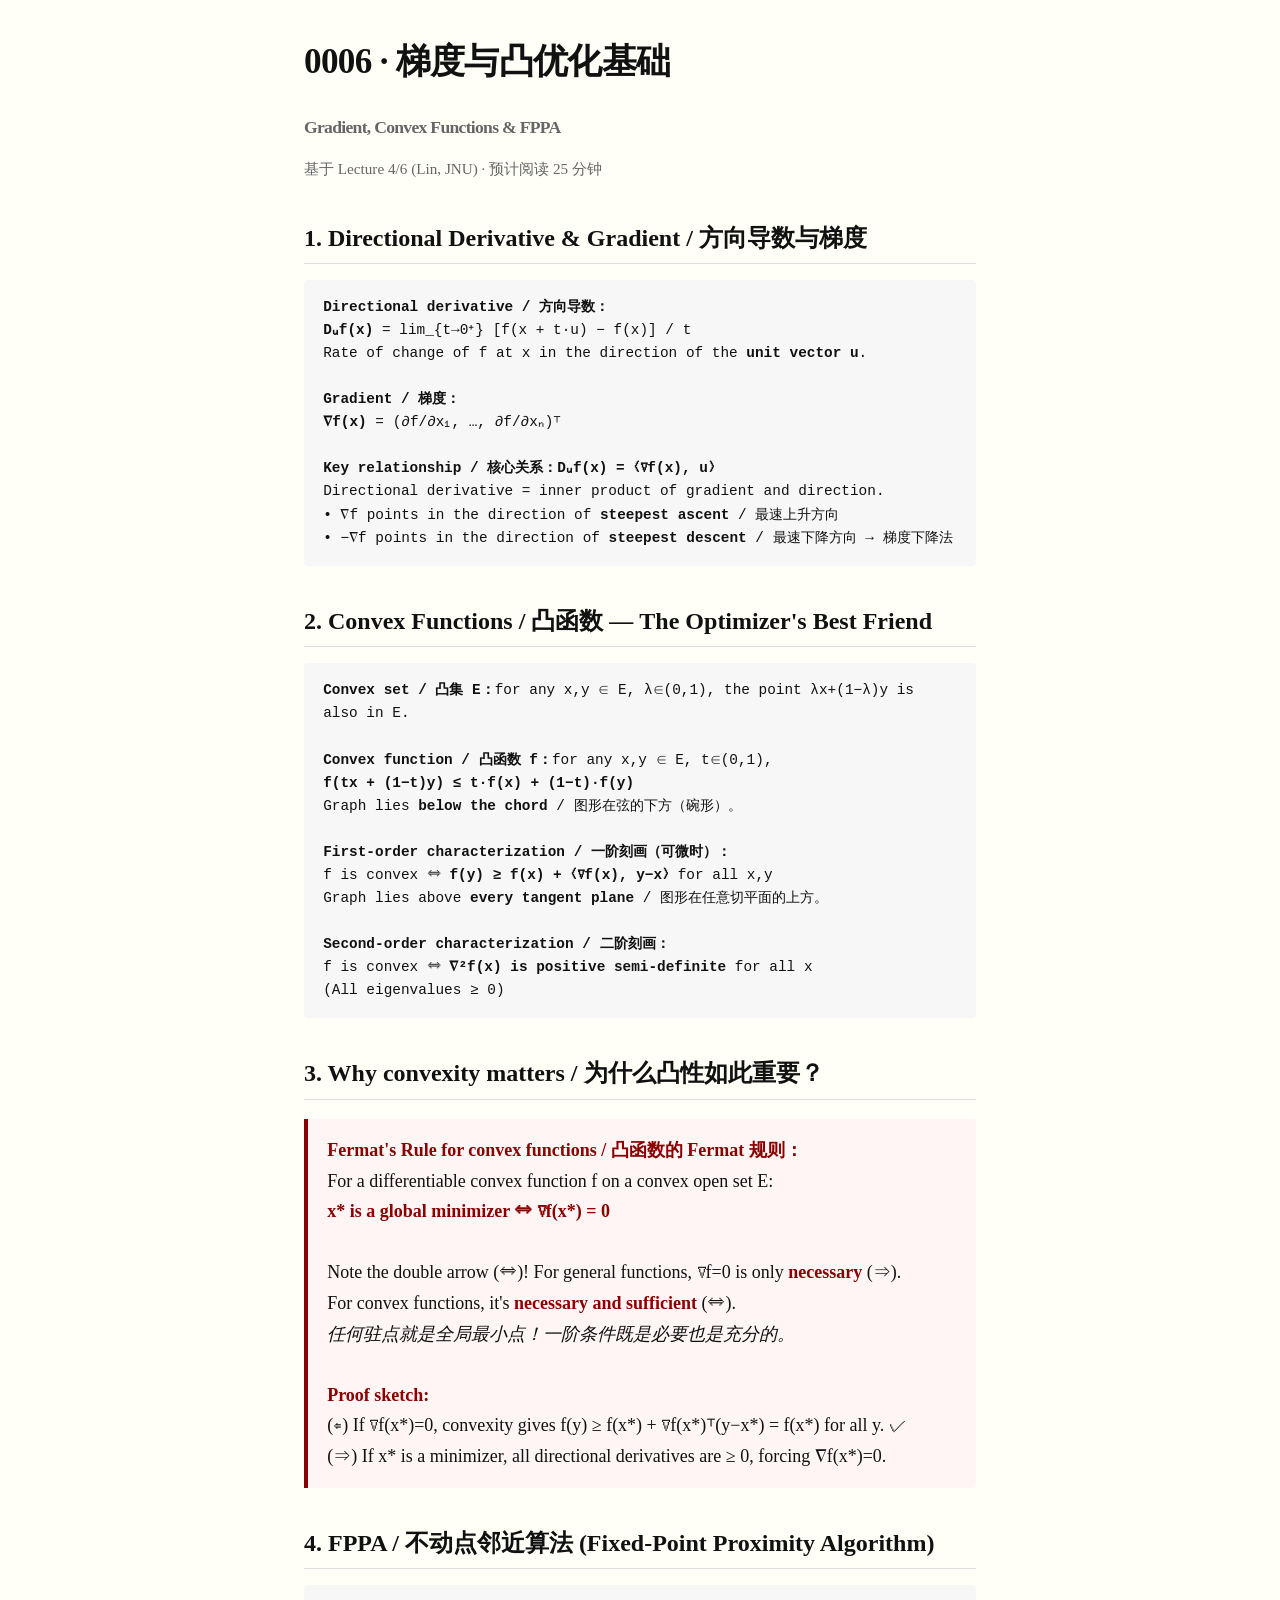
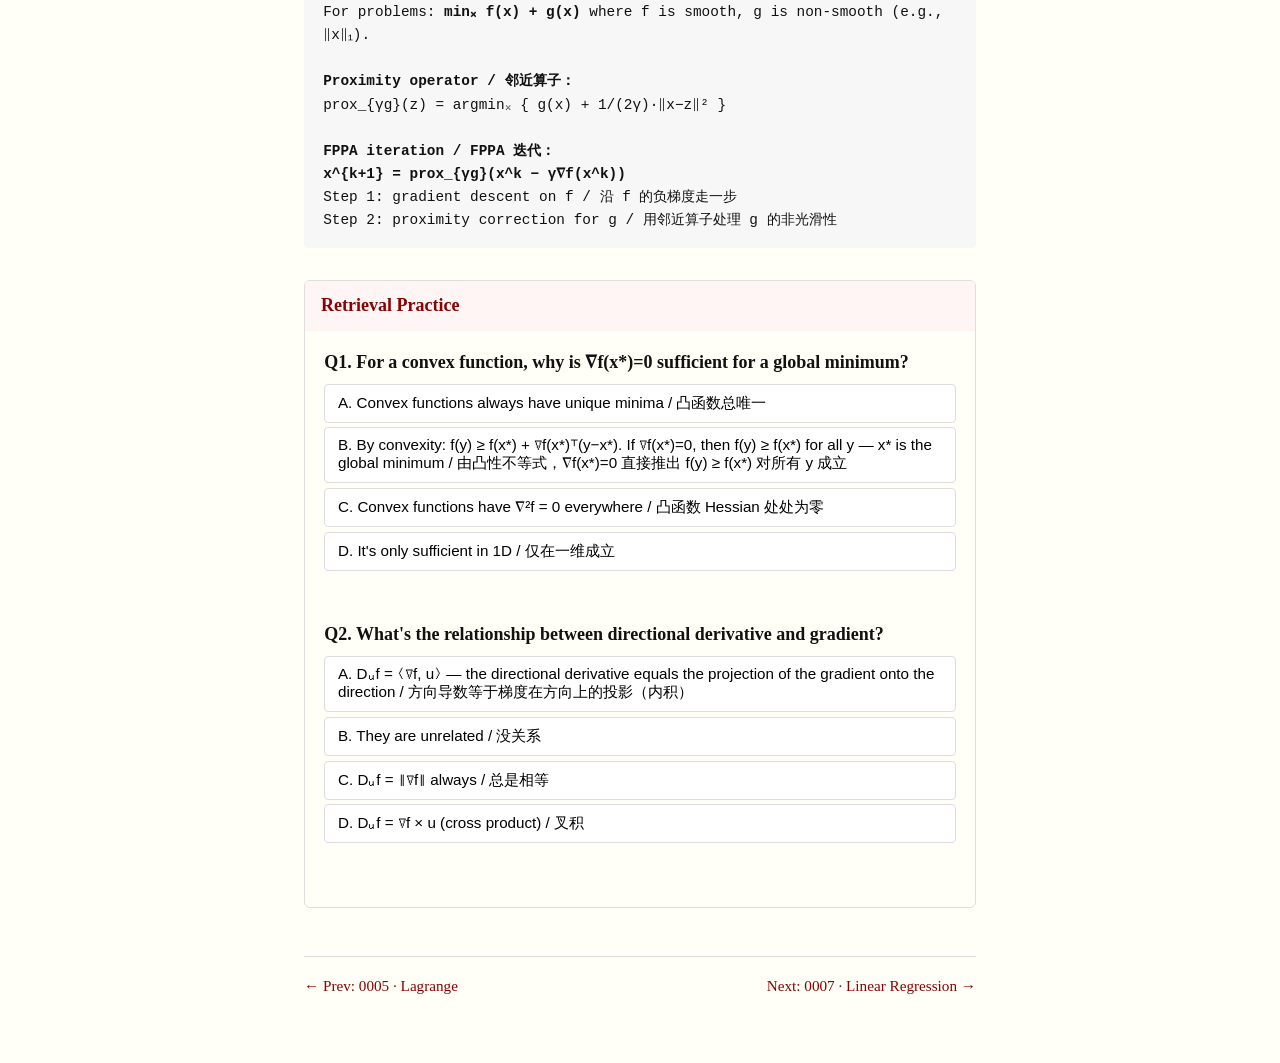
<file: lessons/0006-gradient-convex-fppa.html>
<!DOCTYPE html>
<html lang="zh-CN">
<head>
<meta charset="UTF-8">
<meta name="viewport" content="width=device-width, initial-scale=1.0">
<title>Lesson 0006: 梯度与凸优化 / Gradient, Convexity & FPPA</title>
<link rel="stylesheet" href="../assets/style.css">
</head>
<body>

<h1>0006 · 梯度与凸优化基础<br><small style="font-size:1.1rem;color:var(--muted);">Gradient, Convex Functions & FPPA</small></h1>
<div class="lesson-meta">
  基于 Lecture 4/6 (Lin, JNU) · 预计阅读 25 分钟
</div>

<h2>1. Directional Derivative & Gradient / 方向导数与梯度</h2>

<div class="formula-block">
<strong>Directional derivative / 方向导数：</strong><br>
<strong>Dᵤf(x)</strong> = lim_{t→0⁺} [f(x + t·u) − f(x)] / t<br>
Rate of change of f at x in the direction of the <strong>unit vector u</strong>.<br><br>
<strong>Gradient / 梯度：</strong><br>
<strong>∇f(x)</strong> = (∂f/∂x₁, …, ∂f/∂xₙ)ᵀ<br><br>
<strong>Key relationship / 核心关系：Dᵤf(x) = ⟨∇f(x), u⟩</strong><br>
Directional derivative = inner product of gradient and direction.<br>
• ∇f points in the direction of <strong>steepest ascent</strong> / 最速上升方向<br>
• −∇f points in the direction of <strong>steepest descent</strong> / 最速下降方向 → 梯度下降法
</div>

<h2>2. Convex Functions / 凸函数 — The Optimizer's Best Friend</h2>

<div class="formula-block">
<strong>Convex set / 凸集 E：</strong>for any x,y ∈ E, λ∈(0,1), the point λx+(1−λ)y is also in E.<br><br>
<strong>Convex function / 凸函数 f：</strong>for any x,y ∈ E, t∈(0,1),<br>
<strong>f(tx + (1−t)y) ≤ t·f(x) + (1−t)·f(y)</strong><br>
Graph lies <strong>below the chord</strong> / 图形在弦的下方（碗形）。<br><br>
<strong>First-order characterization / 一阶刻画（可微时）：</strong><br>
f is convex ⟺ <strong>f(y) ≥ f(x) + ⟨∇f(x), y−x⟩</strong> for all x,y<br>
Graph lies above <strong>every tangent plane</strong> / 图形在任意切平面的上方。<br><br>
<strong>Second-order characterization / 二阶刻画：</strong><br>
f is convex ⟺ <strong>∇²f(x) is positive semi-definite</strong> for all x<br>
(All eigenvalues ≥ 0)
</div>

<h2>3. Why convexity matters / 为什么凸性如此重要？</h2>

<div class="concept-box">
  <strong>Fermat's Rule for convex functions / 凸函数的 Fermat 规则：</strong><br>
  For a differentiable convex function f on a convex open set E:<br>
  <strong>x* is a global minimizer ⟺ ∇f(x*) = 0</strong><br><br>
  Note the double arrow (⟺)! For general functions, ∇f=0 is only <strong>necessary</strong> (⇒).<br>
  For convex functions, it's <strong>necessary and sufficient</strong> (⟺).<br>
  <em>任何驻点就是全局最小点！一阶条件既是必要也是充分的。</em><br><br>
  <strong>Proof sketch:</strong><br>
  (⇐) If ∇f(x*)=0, convexity gives f(y) ≥ f(x*) + ∇f(x*)ᵀ(y−x*) = f(x*) for all y. ✓<br>
  (⇒) If x* is a minimizer, all directional derivatives are ≥ 0, forcing ∇f(x*)=0.
</div>

<h2>4. FPPA / 不动点邻近算法 (Fixed-Point Proximity Algorithm)</h2>

<div class="formula-block">
For problems: <strong>minₓ f(x) + g(x)</strong> where f is smooth, g is non-smooth (e.g., ‖x‖₁).<br><br>
<strong>Proximity operator / 邻近算子：</strong><br>
prox_{γg}(z) = argminₓ { g(x) + 1/(2γ)·‖x−z‖² }<br><br>
<strong>FPPA iteration / FPPA 迭代：</strong><br>
<strong>x^{k+1} = prox_{γg}(x^k − γ∇f(x^k))</strong><br>
Step 1: gradient descent on f / 沿 f 的负梯度走一步<br>
Step 2: proximity correction for g / 用邻近算子处理 g 的非光滑性
</div>

<div class="quiz-block">
  <div class="quiz-header">Retrieval Practice</div>
  <div class="quiz-body">
    <div class="quiz-q" id="q1">
      <p><strong>Q1.</strong> For a convex function, why is ∇f(x*)=0 sufficient for a global minimum?</p>
      <ul class="quiz-options">
        <li><button onclick="check(this, 'A', 'q1-fb')">A. Convex functions always have unique minima / 凸函数总唯一</button></li>
        <li><button onclick="check(this, 'B', 'q1-fb')">B. By convexity: f(y) ≥ f(x*) + ∇f(x*)ᵀ(y−x*). If ∇f(x*)=0, then f(y) ≥ f(x*) for all y — x* is the global minimum / 由凸性不等式，∇f(x*)=0 直接推出 f(y) ≥ f(x*) 对所有 y 成立</button></li>
        <li><button onclick="check(this, 'C', 'q1-fb')">C. Convex functions have ∇²f = 0 everywhere / 凸函数 Hessian 处处为零</button></li>
        <li><button onclick="check(this, 'D', 'q1-fb')">D. It's only sufficient in 1D / 仅在一维成立</button></li>
      </ul>
      <div class="quiz-feedback" id="q1-fb"></div>
    </div>
    <div class="quiz-q" id="q2">
      <p><strong>Q2.</strong> What's the relationship between directional derivative and gradient?</p>
      <ul class="quiz-options">
        <li><button onclick="check(this, 'A', 'q2-fb')">A. Dᵤf = ⟨∇f, u⟩ — the directional derivative equals the projection of the gradient onto the direction / 方向导数等于梯度在方向上的投影（内积）</button></li>
        <li><button onclick="check(this, 'B', 'q2-fb')">B. They are unrelated / 没关系</button></li>
        <li><button onclick="check(this, 'C', 'q2-fb')">C. Dᵤf = ‖∇f‖ always / 总是相等</button></li>
        <li><button onclick="check(this, 'D', 'q2-fb')">D. Dᵤf = ∇f × u (cross product) / 叉积</button></li>
      </ul>
      <div class="quiz-feedback" id="q2-fb"></div>
    </div>
  </div>
</div>

<div class="nav">
  <a href="0005-lagrange-multipliers.html">← Prev: 0005 · Lagrange</a>
  <a href="0007-linear-regression.html">Next: 0007 · Linear Regression →</a>
</div>

<script>
function check(btn, answer, fbId) {
  const fb = document.getElementById(fbId);
  const buttons = btn.parentElement.parentElement.querySelectorAll('button');
  buttons.forEach(b => { b.disabled = true; b.classList.remove('correct', 'wrong'); });
  const correctAnswers = { 'q1-fb': 'B', 'q2-fb': 'A' };
  const explanations = {
    'q1-fb': { A:'✗ Convex functions can have multiple minima (e.g., f(x)=0).', B:'✓ Correct. The first-order convexity inequality directly gives this powerful result.', C:'✗ Not true. f(x)=x² has ∇²f=2≠0.', D:'✗ It holds in any dimension.' },
    'q2-fb': { A:'✓ Correct. Dᵤf = Σᵢ(∂f/∂xᵢ)·uᵢ = ⟨∇f,u⟩. This is one of the most important properties of the gradient.', B:'✗ They are intimately related.', C:'✗ Dᵤf = ‖∇f‖ only when u is aligned with ∇f.', D:'✗ Cross product produces a vector; Dᵤf is a scalar.' }
  };
  const correct = correctAnswers[fbId];
  const expl = explanations[fbId];
  buttons.forEach(b => { if (b.textContent.trim().charAt(0) === correct) b.classList.add('correct'); });
  if (answer === correct) { btn.classList.add('correct'); fb.innerHTML = '✓ ' + expl[answer]; }
  else { btn.classList.add('wrong'); fb.innerHTML = '✗ ' + (expl[answer] || '') + '<br><br><strong>✓ Correct:</strong> ' + expl[correct]; }
}
</script>

</body>
</html>
</file>
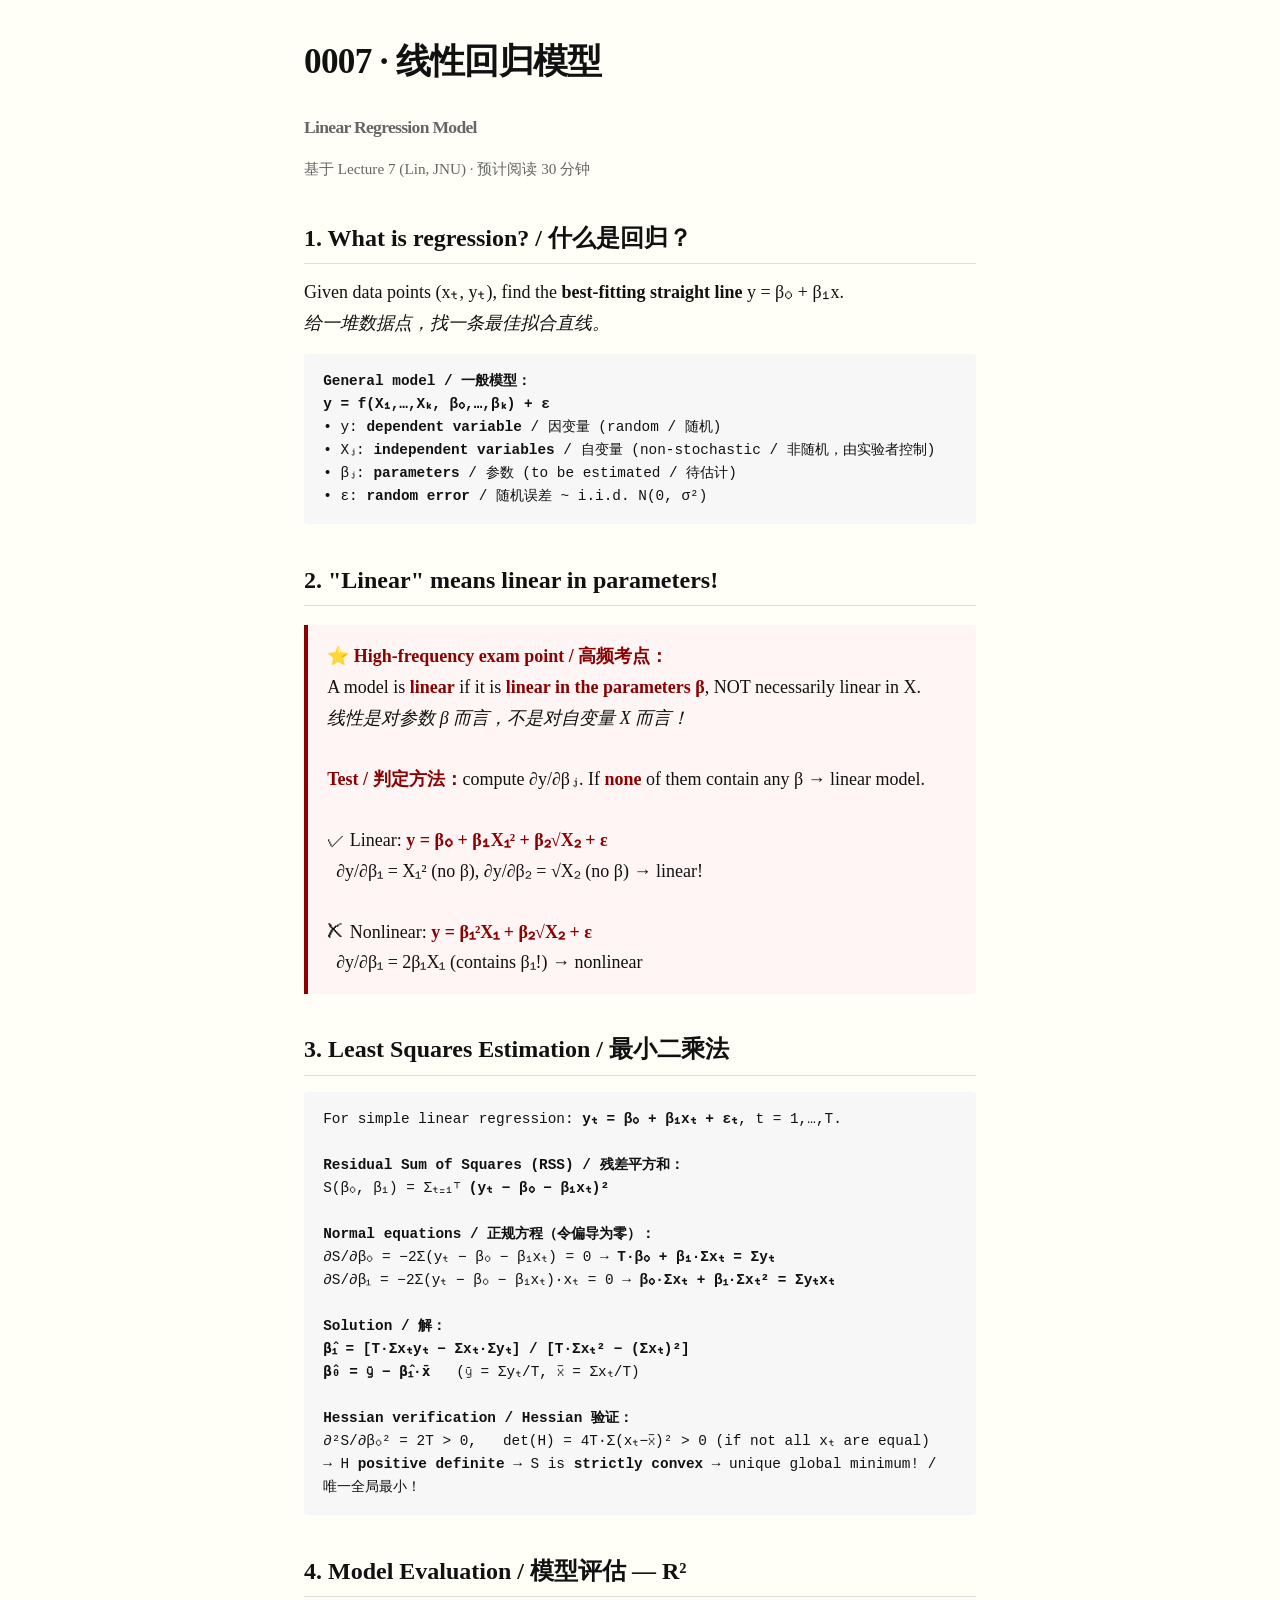
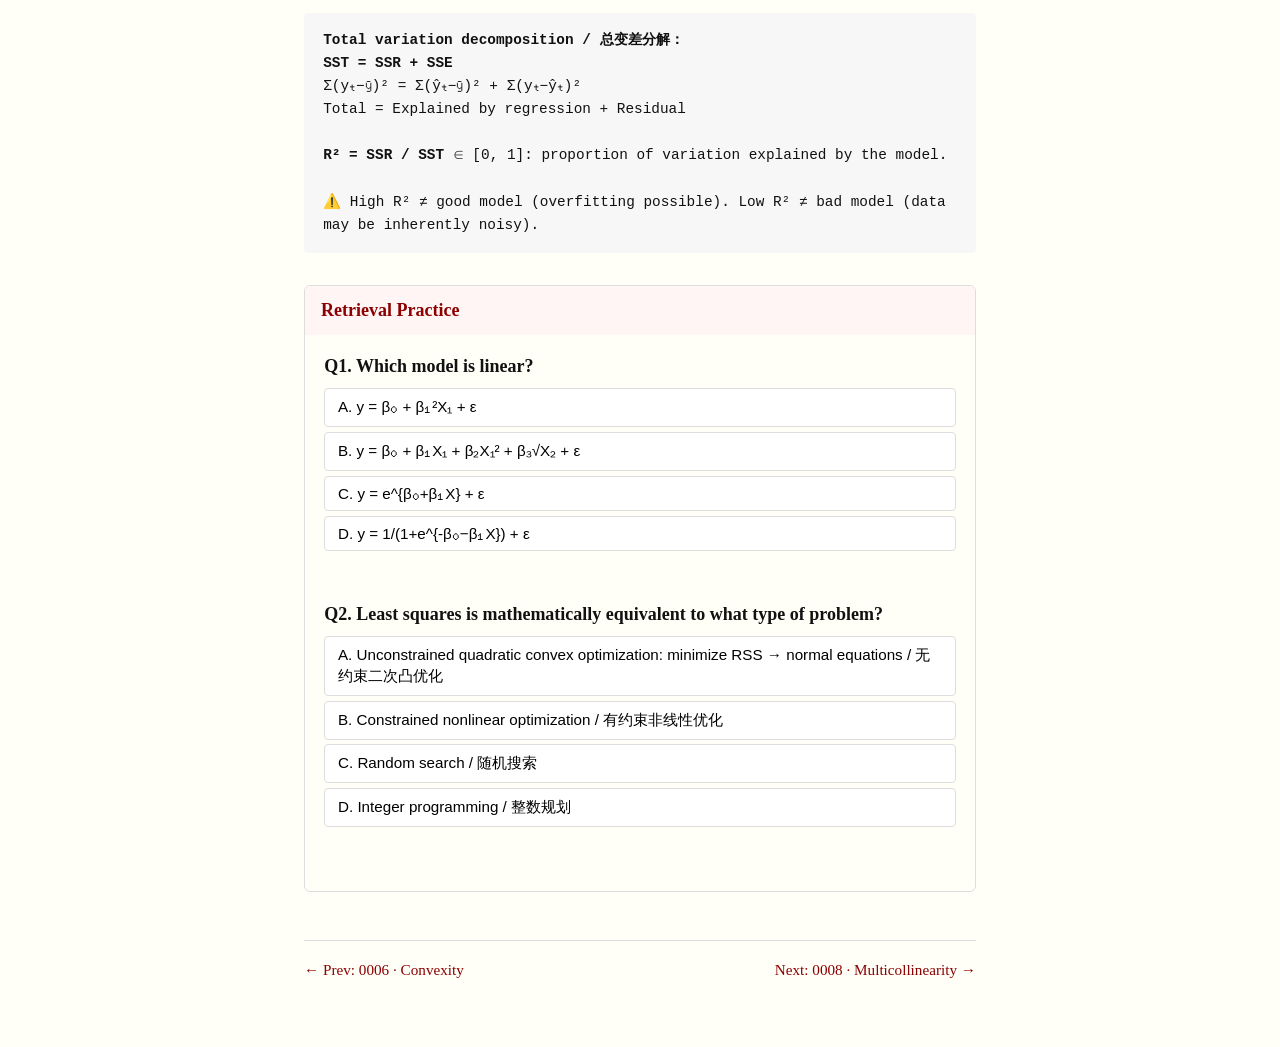
<file: lessons/0007-linear-regression.html>
<!DOCTYPE html>
<html lang="zh-CN">
<head>
<meta charset="UTF-8">
<meta name="viewport" content="width=device-width, initial-scale=1.0">
<title>Lesson 0007: 线性回归 / Linear Regression</title>
<link rel="stylesheet" href="../assets/style.css">
</head>
<body>

<h1>0007 · 线性回归模型<br><small style="font-size:1.1rem;color:var(--muted);">Linear Regression Model</small></h1>
<div class="lesson-meta">
  基于 Lecture 7 (Lin, JNU) · 预计阅读 30 分钟
</div>

<h2>1. What is regression? / 什么是回归？</h2>

<p>Given data points (xₜ, yₜ), find the <strong>best-fitting straight line</strong> y = β₀ + β₁x.<br>
<em>给一堆数据点，找一条最佳拟合直线。</em></p>

<div class="formula-block">
<strong>General model / 一般模型：</strong><br>
<strong>y = f(X₁,…,Xₖ, β₀,…,βₖ) + ε</strong><br>
• y: <strong>dependent variable</strong> / 因变量 (random / 随机)<br>
• Xⱼ: <strong>independent variables</strong> / 自变量 (non-stochastic / 非随机，由实验者控制)<br>
• βⱼ: <strong>parameters</strong> / 参数 (to be estimated / 待估计)<br>
• ε: <strong>random error</strong> / 随机误差 ~ i.i.d. N(0, σ²)
</div>

<h2>2. "Linear" means linear in parameters!</h2>
<div class="concept-box">
  <strong>⭐ High-frequency exam point / 高频考点：</strong><br>
  A model is <strong>linear</strong> if it is <strong>linear in the parameters β</strong>, NOT necessarily linear in X.<br>
  <em>线性是对参数 β 而言，不是对自变量 X 而言！</em><br><br>
  <strong>Test / 判定方法：</strong>compute ∂y/∂βⱼ. If <strong>none</strong> of them contain any β → linear model.<br><br>
  ✓ Linear: <strong>y = β₀ + β₁X₁² + β₂√X₂ + ε</strong><br>
  &nbsp;&nbsp;∂y/∂β₁ = X₁² (no β), ∂y/∂β₂ = √X₂ (no β) → linear!<br><br>
  ✗ Nonlinear: <strong>y = β₁²X₁ + β₂√X₂ + ε</strong><br>
  &nbsp;&nbsp;∂y/∂β₁ = 2β₁X₁ (contains β₁!) → nonlinear
</div>

<h2>3. Least Squares Estimation / 最小二乘法</h2>

<div class="formula-block">
For simple linear regression: <strong>yₜ = β₀ + β₁xₜ + εₜ</strong>, t = 1,…,T.<br><br>
<strong>Residual Sum of Squares (RSS) / 残差平方和：</strong><br>
S(β₀, β₁) = Σₜ₌₁ᵀ <strong>(yₜ − β₀ − β₁xₜ)²</strong><br><br>
<strong>Normal equations / 正规方程（令偏导为零）：</strong><br>
∂S/∂β₀ = −2Σ(yₜ − β₀ − β₁xₜ) = 0 → <strong>T·β₀ + β₁·Σxₜ = Σyₜ</strong><br>
∂S/∂β₁ = −2Σ(yₜ − β₀ − β₁xₜ)·xₜ = 0 → <strong>β₀·Σxₜ + β₁·Σxₜ² = Σyₜxₜ</strong><br><br>
<strong>Solution / 解：</strong><br>
<strong>β̂₁ = [T·Σxₜyₜ − Σxₜ·Σyₜ] / [T·Σxₜ² − (Σxₜ)²]</strong><br>
<strong>β̂₀ = ȳ − β̂₁·x̄</strong> &nbsp; (ȳ = Σyₜ/T, x̄ = Σxₜ/T)<br><br>
<strong>Hessian verification / Hessian 验证：</strong><br>
∂²S/∂β₀² = 2T &gt; 0, &nbsp; det(H) = 4T·Σ(xₜ−x̄)² &gt; 0 (if not all xₜ are equal)<br>
→ H <strong>positive definite</strong> → S is <strong>strictly convex</strong> → unique global minimum! / 唯一全局最小！
</div>

<h2>4. Model Evaluation / 模型评估 — R²</h2>

<div class="formula-block">
<strong>Total variation decomposition / 总变差分解：</strong><br>
<strong>SST = SSR + SSE</strong><br>
Σ(yₜ−ȳ)² = Σ(ŷₜ−ȳ)² + Σ(yₜ−ŷₜ)²<br>
Total = Explained by regression + Residual<br><br>
<strong>R² = SSR / SST</strong> ∈ [0, 1]: proportion of variation explained by the model.<br><br>
⚠️ High R² ≠ good model (overfitting possible). Low R² ≠ bad model (data may be inherently noisy).
</div>

<div class="quiz-block">
  <div class="quiz-header">Retrieval Practice</div>
  <div class="quiz-body">
    <div class="quiz-q" id="q1">
      <p><strong>Q1.</strong> Which model is linear?</p>
      <ul class="quiz-options">
        <li><button onclick="check(this, 'A', 'q1-fb')">A. y = β₀ + β₁²X₁ + ε</button></li>
        <li><button onclick="check(this, 'B', 'q1-fb')">B. y = β₀ + β₁X₁ + β₂X₁² + β₃√X₂ + ε</button></li>
        <li><button onclick="check(this, 'C', 'q1-fb')">C. y = e^{β₀+β₁X} + ε</button></li>
        <li><button onclick="check(this, 'D', 'q1-fb')">D. y = 1/(1+e^{-β₀−β₁X}) + ε</button></li>
      </ul>
      <div class="quiz-feedback" id="q1-fb"></div>
    </div>
    <div class="quiz-q" id="q2">
      <p><strong>Q2.</strong> Least squares is mathematically equivalent to what type of problem?</p>
      <ul class="quiz-options">
        <li><button onclick="check(this, 'A', 'q2-fb')">A. Unconstrained quadratic convex optimization: minimize RSS → normal equations / 无约束二次凸优化</button></li>
        <li><button onclick="check(this, 'B', 'q2-fb')">B. Constrained nonlinear optimization / 有约束非线性优化</button></li>
        <li><button onclick="check(this, 'C', 'q2-fb')">C. Random search / 随机搜索</button></li>
        <li><button onclick="check(this, 'D', 'q2-fb')">D. Integer programming / 整数规划</button></li>
      </ul>
      <div class="quiz-feedback" id="q2-fb"></div>
    </div>
  </div>
</div>

<div class="nav">
  <a href="0006-gradient-convex-fppa.html">← Prev: 0006 · Convexity</a>
  <a href="0008-multicollinearity.html">Next: 0008 · Multicollinearity →</a>
</div>

<script>
function check(btn, answer, fbId) {
  const fb = document.getElementById(fbId);
  const buttons = btn.parentElement.parentElement.querySelectorAll('button');
  buttons.forEach(b => { b.disabled = true; b.classList.remove('correct', 'wrong'); });
  const correctAnswers = { 'q1-fb': 'B', 'q2-fb': 'A' };
  const explanations = {
    'q1-fb': { A:'✗ ∂y/∂β₁=2β₁X₁ contains β₁ → nonlinear.', B:'✓ Correct. All ∂y/∂βⱼ are free of β — linear in parameters despite nonlinear transformations of X.', C:'✗ Exponential of parameters → nonlinear.', D:'✗ Logistic function → nonlinear.' },
    'q2-fb': { A:'✓ Correct. RSS is a quadratic function of β; Hessian positive definite guarantees strict convexity; normal equations give the unique global minimum.', B:'✗ No constraints in basic least squares.', C:'✗ Least squares has a closed-form solution via normal equations.', D:'✗ β are continuous, not integers.' }
  };
  const correct = correctAnswers[fbId];
  const expl = explanations[fbId];
  buttons.forEach(b => { if (b.textContent.trim().charAt(0) === correct) b.classList.add('correct'); });
  if (answer === correct) { btn.classList.add('correct'); fb.innerHTML = '✓ ' + expl[answer]; }
  else { btn.classList.add('wrong'); fb.innerHTML = '✗ ' + (expl[answer] || '') + '<br><br><strong>✓ Correct:</strong> ' + expl[correct]; }
}
</script>

</body>
</html>
</file>
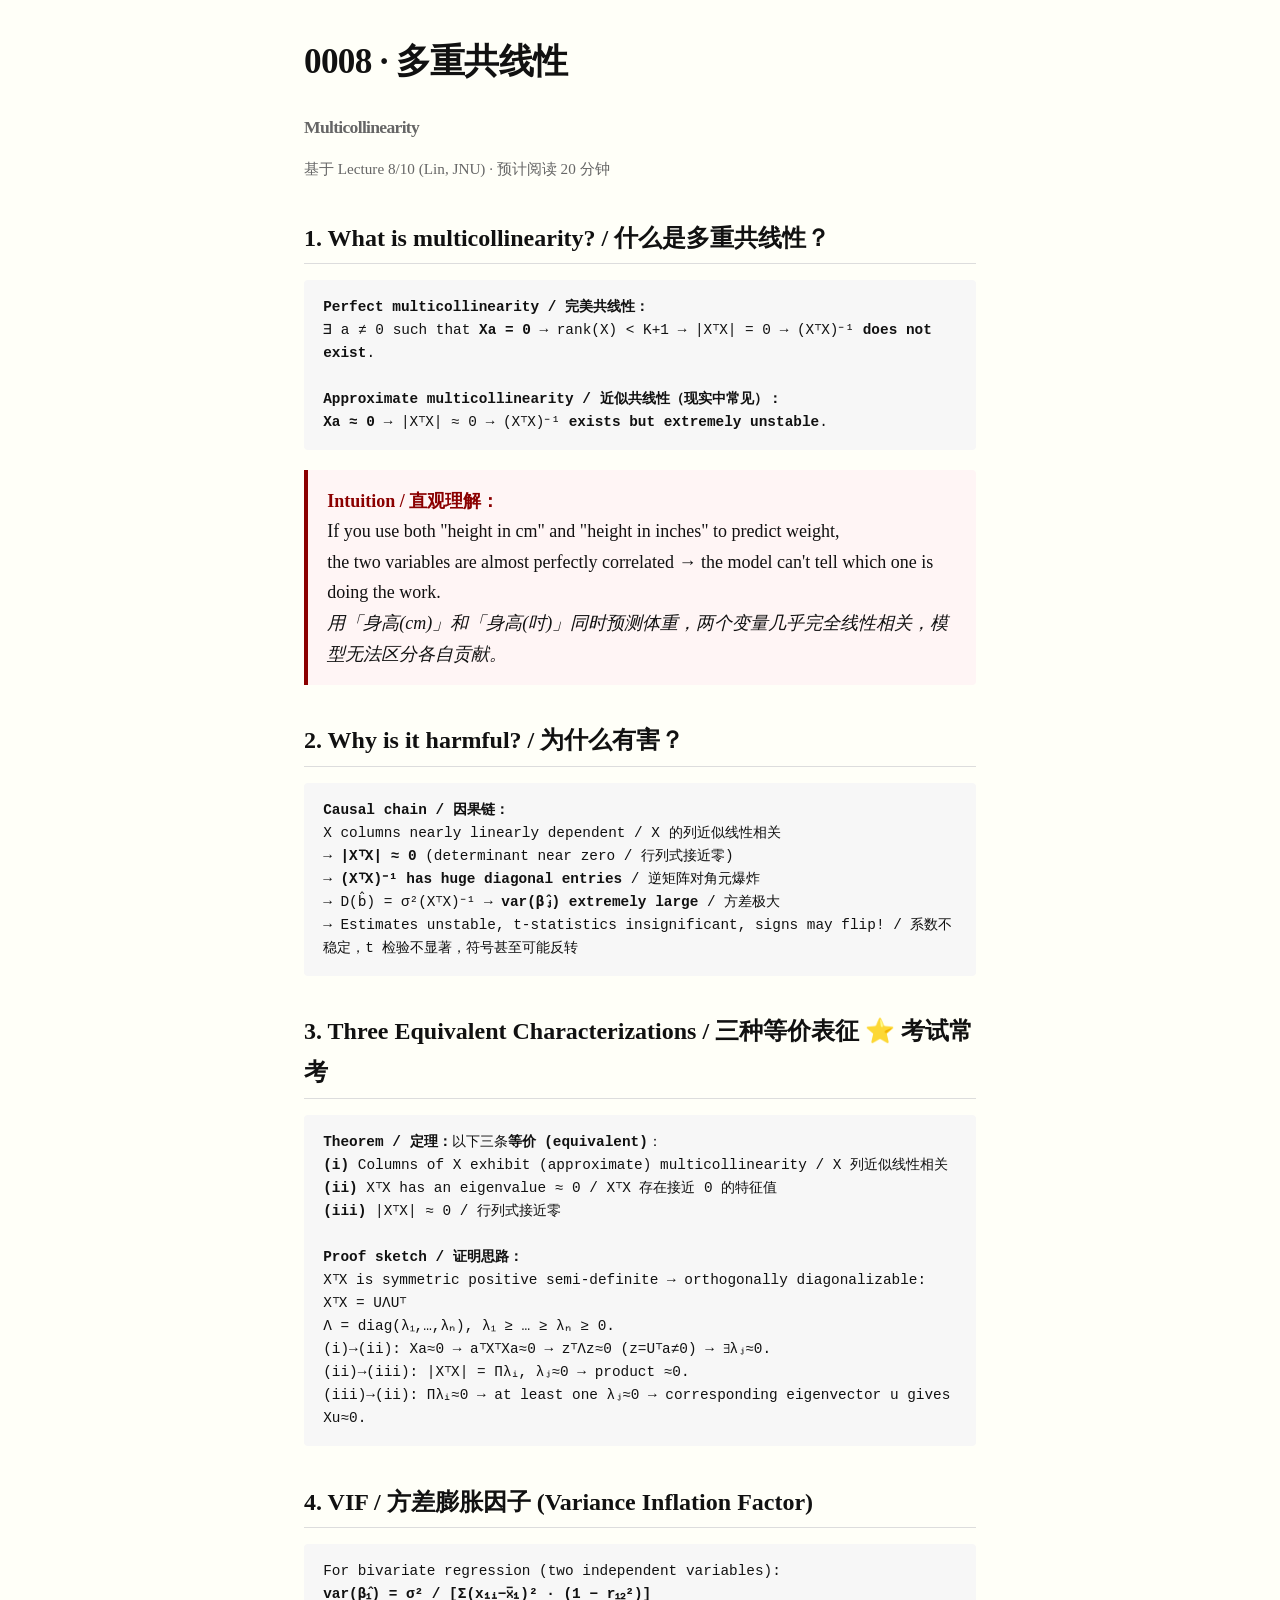
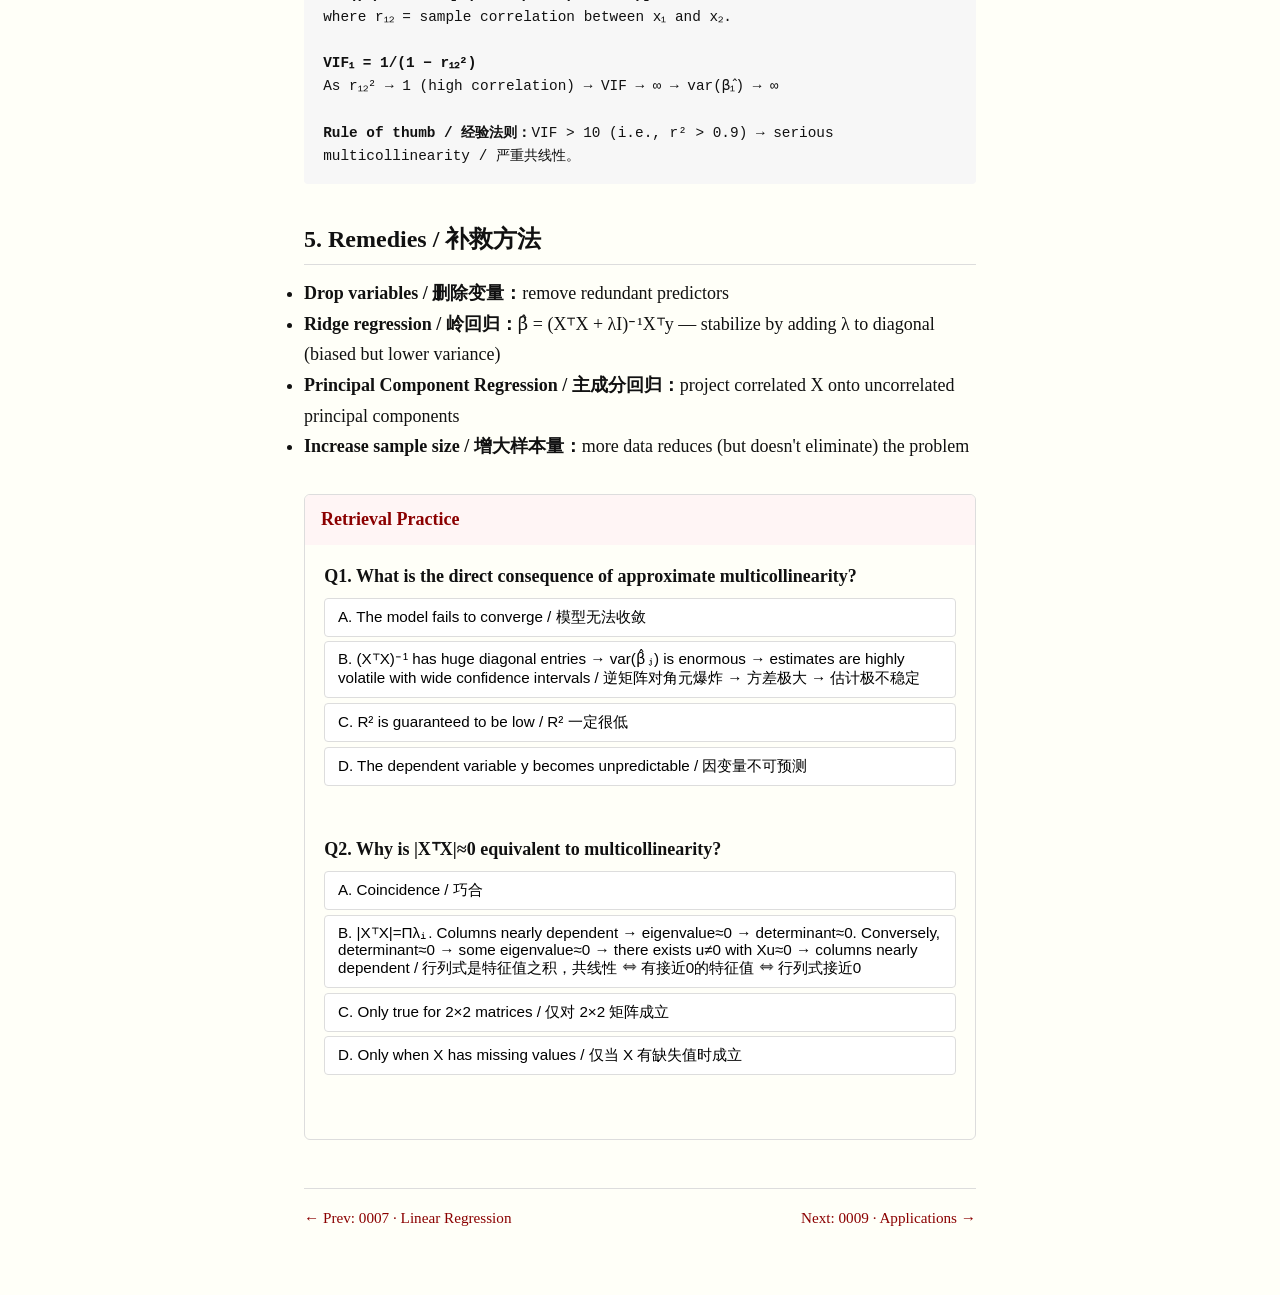
<file: lessons/0008-multicollinearity.html>
<!DOCTYPE html>
<html lang="zh-CN">
<head>
<meta charset="UTF-8">
<meta name="viewport" content="width=device-width, initial-scale=1.0">
<title>Lesson 0008: 多重共线性 / Multicollinearity</title>
<link rel="stylesheet" href="../assets/style.css">
</head>
<body>

<h1>0008 · 多重共线性<br><small style="font-size:1.1rem;color:var(--muted);">Multicollinearity</small></h1>
<div class="lesson-meta">
  基于 Lecture 8/10 (Lin, JNU) · 预计阅读 20 分钟
</div>

<h2>1. What is multicollinearity? / 什么是多重共线性？</h2>

<div class="formula-block">
<strong>Perfect multicollinearity / 完美共线性：</strong><br>
∃ a ≠ 0 such that <strong>Xa = 0</strong> → rank(X) &lt; K+1 → |XᵀX| = 0 → (XᵀX)⁻¹ <strong>does not exist</strong>.<br><br>
<strong>Approximate multicollinearity / 近似共线性（现实中常见）：</strong><br>
<strong>Xa ≈ 0</strong> → |XᵀX| ≈ 0 → (XᵀX)⁻¹ <strong>exists but extremely unstable</strong>.
</div>

<div class="concept-box">
  <strong>Intuition / 直观理解：</strong><br>
  If you use both "height in cm" and "height in inches" to predict weight,<br>
  the two variables are almost perfectly correlated → the model can't tell which one is doing the work.<br>
  <em>用「身高(cm)」和「身高(吋)」同时预测体重，两个变量几乎完全线性相关，模型无法区分各自贡献。</em>
</div>

<h2>2. Why is it harmful? / 为什么有害？</h2>

<div class="formula-block">
<strong>Causal chain / 因果链：</strong><br>
X columns nearly linearly dependent / X 的列近似线性相关<br>
→ <strong>|XᵀX| ≈ 0</strong> (determinant near zero / 行列式接近零)<br>
→ <strong>(XᵀX)⁻¹ has huge diagonal entries</strong> / 逆矩阵对角元爆炸<br>
→ D(b̂) = σ²(XᵀX)⁻¹ → <strong>var(β̂ⱼ) extremely large</strong> / 方差极大<br>
→ Estimates unstable, t-statistics insignificant, signs may flip! / 系数不稳定，t 检验不显著，符号甚至可能反转
</div>

<h2>3. Three Equivalent Characterizations / 三种等价表征 ⭐ 考试常考</h2>

<div class="formula-block">
<strong>Theorem / 定理：</strong>以下三条<strong>等价 (equivalent)</strong>：<br>
<strong>(i)</strong> Columns of X exhibit (approximate) multicollinearity / X 列近似线性相关<br>
<strong>(ii)</strong> XᵀX has an eigenvalue ≈ 0 / XᵀX 存在接近 0 的特征值<br>
<strong>(iii)</strong> |XᵀX| ≈ 0 / 行列式接近零<br><br>
<strong>Proof sketch / 证明思路：</strong><br>
XᵀX is symmetric positive semi-definite → orthogonally diagonalizable: XᵀX = UΛUᵀ<br>
Λ = diag(λ₁,…,λₙ), λ₁ ≥ … ≥ λₙ ≥ 0.<br>
(i)→(ii): Xa≈0 → aᵀXᵀXa≈0 → zᵀΛz≈0 (z=Uᵀa≠0) → ∃λⱼ≈0.<br>
(ii)→(iii): |XᵀX| = Πλᵢ, λⱼ≈0 → product ≈0.<br>
(iii)→(ii): Πλᵢ≈0 → at least one λⱼ≈0 → corresponding eigenvector u gives Xu≈0.
</div>

<h2>4. VIF / 方差膨胀因子 (Variance Inflation Factor)</h2>

<div class="formula-block">
For bivariate regression (two independent variables):<br>
<strong>var(β̂₁) = σ² / [Σ(x₁ᵢ−x̄₁)² · (1 − r₁₂²)]</strong><br>
where r₁₂ = sample correlation between x₁ and x₂.<br><br>
<strong>VIF₁ = 1/(1 − r₁₂²)</strong><br>
As r₁₂² → 1 (high correlation) → VIF → ∞ → var(β̂₁) → ∞<br><br>
<strong>Rule of thumb / 经验法则：</strong>VIF > 10 (i.e., r² > 0.9) → serious multicollinearity / 严重共线性。
</div>

<h2>5. Remedies / 补救方法</h2>
<ul>
  <li><strong>Drop variables / 删除变量：</strong>remove redundant predictors</li>
  <li><strong>Ridge regression / 岭回归：</strong>β̂ = (XᵀX + λI)⁻¹Xᵀy — stabilize by adding λ to diagonal (biased but lower variance)</li>
  <li><strong>Principal Component Regression / 主成分回归：</strong>project correlated X onto uncorrelated principal components</li>
  <li><strong>Increase sample size / 增大样本量：</strong>more data reduces (but doesn't eliminate) the problem</li>
</ul>

<div class="quiz-block">
  <div class="quiz-header">Retrieval Practice</div>
  <div class="quiz-body">
    <div class="quiz-q" id="q1">
      <p><strong>Q1.</strong> What is the direct consequence of approximate multicollinearity?</p>
      <ul class="quiz-options">
        <li><button onclick="check(this, 'A', 'q1-fb')">A. The model fails to converge / 模型无法收敛</button></li>
        <li><button onclick="check(this, 'B', 'q1-fb')">B. (XᵀX)⁻¹ has huge diagonal entries → var(β̂ⱼ) is enormous → estimates are highly volatile with wide confidence intervals / 逆矩阵对角元爆炸 → 方差极大 → 估计极不稳定</button></li>
        <li><button onclick="check(this, 'C', 'q1-fb')">C. R² is guaranteed to be low / R² 一定很低</button></li>
        <li><button onclick="check(this, 'D', 'q1-fb')">D. The dependent variable y becomes unpredictable / 因变量不可预测</button></li>
      </ul>
      <div class="quiz-feedback" id="q1-fb"></div>
    </div>
    <div class="quiz-q" id="q2">
      <p><strong>Q2.</strong> Why is |XᵀX|≈0 equivalent to multicollinearity?</p>
      <ul class="quiz-options">
        <li><button onclick="check(this, 'A', 'q2-fb')">A. Coincidence / 巧合</button></li>
        <li><button onclick="check(this, 'B', 'q2-fb')">B. |XᵀX|=Πλᵢ. Columns nearly dependent → eigenvalue≈0 → determinant≈0. Conversely, determinant≈0 → some eigenvalue≈0 → there exists u≠0 with Xu≈0 → columns nearly dependent / 行列式是特征值之积，共线性 ⟺ 有接近0的特征值 ⟺ 行列式接近0</button></li>
        <li><button onclick="check(this, 'C', 'q2-fb')">C. Only true for 2×2 matrices / 仅对 2×2 矩阵成立</button></li>
        <li><button onclick="check(this, 'D', 'q2-fb')">D. Only when X has missing values / 仅当 X 有缺失值时成立</button></li>
      </ul>
      <div class="quiz-feedback" id="q2-fb"></div>
    </div>
  </div>
</div>

<div class="nav">
  <a href="0007-linear-regression.html">← Prev: 0007 · Linear Regression</a>
  <a href="0009-applications.html">Next: 0009 · Applications →</a>
</div>

<script>
function check(btn, answer, fbId) {
  const fb = document.getElementById(fbId);
  const buttons = btn.parentElement.parentElement.querySelectorAll('button');
  buttons.forEach(b => { b.disabled = true; b.classList.remove('correct', 'wrong'); });
  const correctAnswers = { 'q1-fb': 'B', 'q2-fb': 'B' };
  const explanations = {
    'q1-fb': { A:'✗ The model still fits — the problem is unreliable estimates, not failure to converge.', B:'✓ Correct. OLS is still unbiased, but the variance is so large the estimates are practically useless.', C:'✗ R² can be high even with severe multicollinearity.', D:'✗ Overall prediction may still be OK — individual coefficient interpretation is the casualty.' },
    'q2-fb': { A:'✗ This is a rigorous mathematical equivalence.', B:'✓ Correct. This equivalence is based on the spectral decomposition XᵀX=UΛUᵀ and the fact that determinant = product of eigenvalues.', C:'✗ Holds for any square matrix.', D:'✗ Multicollinearity and missing values are distinct issues.' }
  };
  const correct = correctAnswers[fbId];
  const expl = explanations[fbId];
  buttons.forEach(b => { if (b.textContent.trim().charAt(0) === correct) b.classList.add('correct'); });
  if (answer === correct) { btn.classList.add('correct'); fb.innerHTML = '✓ ' + expl[answer]; }
  else { btn.classList.add('wrong'); fb.innerHTML = '✗ ' + (expl[answer] || '') + '<br><br><strong>✓ Correct:</strong> ' + expl[correct]; }
}
</script>

</body>
</html>
</file>
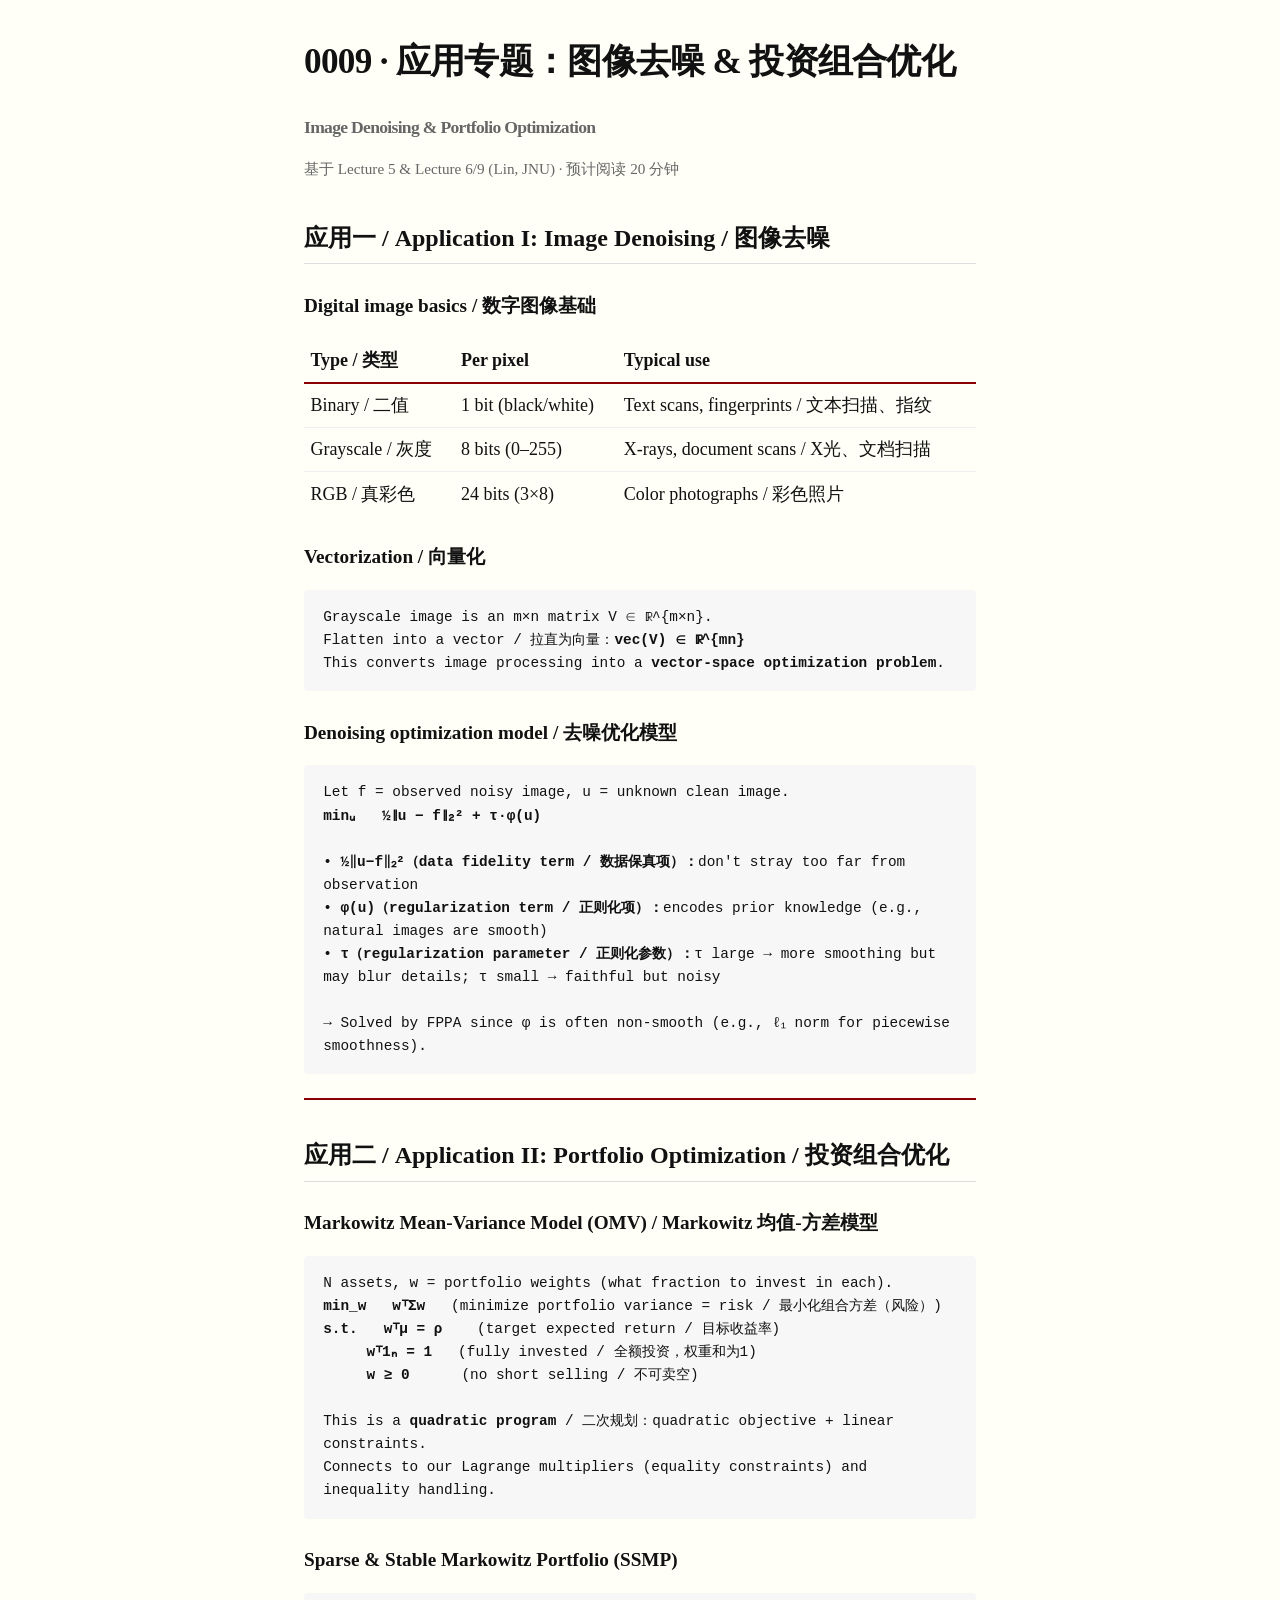
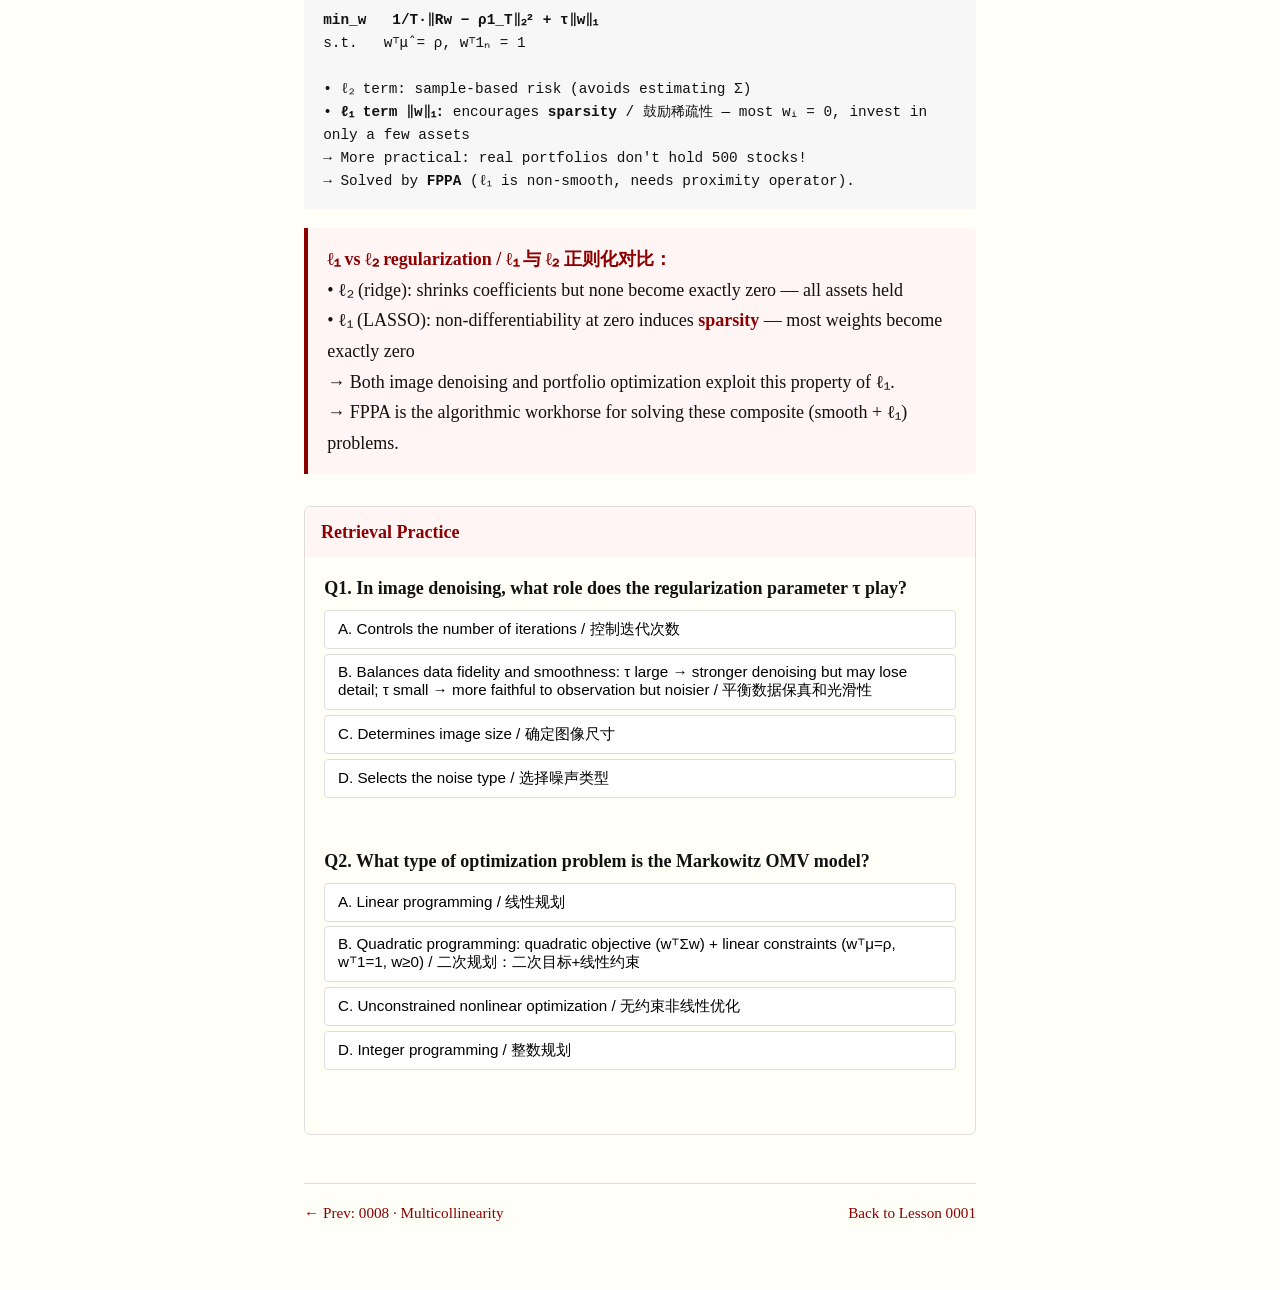
<file: lessons/0009-applications.html>
<!DOCTYPE html>
<html lang="zh-CN">
<head>
<meta charset="UTF-8">
<meta name="viewport" content="width=device-width, initial-scale=1.0">
<title>Lesson 0009: 应用专题 / Applications</title>
<link rel="stylesheet" href="../assets/style.css">
</head>
<body>

<h1>0009 · 应用专题：图像去噪 & 投资组合优化<br><small style="font-size:1.1rem;color:var(--muted);">Image Denoising & Portfolio Optimization</small></h1>
<div class="lesson-meta">
  基于 Lecture 5 &amp; Lecture 6/9 (Lin, JNU) · 预计阅读 20 分钟
</div>

<h2>应用一 / Application I: Image Denoising / 图像去噪</h2>

<h3>Digital image basics / 数字图像基础</h3>
<table style="width:100%; border-collapse:collapse; margin:1rem 0;">
  <tr style="border-bottom:2px solid var(--accent);"><th style="text-align:left; padding:0.4rem;">Type / 类型</th><th style="text-align:left; padding:0.4rem;">Per pixel</th><th style="text-align:left; padding:0.4rem;">Typical use</th></tr>
  <tr style="border-bottom:1px solid #eee;"><td style="padding:0.4rem;">Binary / 二值</td><td style="padding:0.4rem;">1 bit (black/white)</td><td style="padding:0.4rem;">Text scans, fingerprints / 文本扫描、指纹</td></tr>
  <tr style="border-bottom:1px solid #eee;"><td style="padding:0.4rem;">Grayscale / 灰度</td><td style="padding:0.4rem;">8 bits (0–255)</td><td style="padding:0.4rem;">X-rays, document scans / X光、文档扫描</td></tr>
  <tr><td style="padding:0.4rem;">RGB / 真彩色</td><td style="padding:0.4rem;">24 bits (3×8)</td><td style="padding:0.4rem;">Color photographs / 彩色照片</td></tr>
</table>

<h3>Vectorization / 向量化</h3>
<div class="formula-block">
Grayscale image is an m×n matrix V ∈ ℝ^{m×n}.<br>
Flatten into a vector / 拉直为向量：<strong>vec(V) ∈ ℝ^{mn}</strong><br>
This converts image processing into a <strong>vector-space optimization problem</strong>.
</div>

<h3>Denoising optimization model / 去噪优化模型</h3>
<div class="formula-block">
Let f = observed noisy image, u = unknown clean image.<br>
<strong>minᵤ &nbsp; ½‖u − f‖₂² + τ·φ(u)</strong><br><br>
• <strong>½‖u−f‖₂²（data fidelity term / 数据保真项）：</strong>don't stray too far from observation<br>
• <strong>φ(u)（regularization term / 正则化项）：</strong>encodes prior knowledge (e.g., natural images are smooth)<br>
• <strong>τ（regularization parameter / 正则化参数）：</strong>τ large → more smoothing but may blur details; τ small → faithful but noisy<br><br>
→ Solved by FPPA since φ is often non-smooth (e.g., ℓ₁ norm for piecewise smoothness).
</div>

<hr style="margin: 1.5rem 0; border: none; border-top: 2px solid var(--accent);">

<h2>应用二 / Application II: Portfolio Optimization / 投资组合优化</h2>

<h3>Markowitz Mean-Variance Model (OMV) / Markowitz 均值-方差模型</h3>
<div class="formula-block">
N assets, w = portfolio weights (what fraction to invest in each).<br>
<strong>min_w &nbsp; wᵀΣw</strong> &nbsp; (minimize portfolio variance = risk / 最小化组合方差（风险）)<br>
<strong>s.t. &nbsp; wᵀμ = ρ</strong> &nbsp;&nbsp; (target expected return / 目标收益率)<br>
&nbsp;&nbsp;&nbsp;&nbsp;&nbsp;<strong>wᵀ1ₙ = 1</strong> &nbsp; (fully invested / 全额投资，权重和为1)<br>
&nbsp;&nbsp;&nbsp;&nbsp;&nbsp;<strong>w ≥ 0</strong> &nbsp;&nbsp;&nbsp;&nbsp; (no short selling / 不可卖空)<br><br>
This is a <strong>quadratic program</strong> / 二次规划：quadratic objective + linear constraints.<br>
Connects to our Lagrange multipliers (equality constraints) and inequality handling.
</div>

<h3>Sparse & Stable Markowitz Portfolio (SSMP)</h3>
<div class="formula-block">
<strong>min_w &nbsp; 1/T·‖Rw − ρ1_T‖₂² + τ‖w‖₁</strong><br>
s.t. &nbsp; wᵀμ̂ = ρ, wᵀ1ₙ = 1<br><br>
• ℓ₂ term: sample-based risk (avoids estimating Σ)<br>
• <strong>ℓ₁ term ‖w‖₁:</strong> encourages <strong>sparsity</strong> / 鼓励稀疏性 — most wᵢ = 0, invest in only a few assets<br>
→ More practical: real portfolios don't hold 500 stocks!<br>
→ Solved by <strong>FPPA</strong> (ℓ₁ is non-smooth, needs proximity operator).
</div>

<div class="concept-box">
  <strong>ℓ₁ vs ℓ₂ regularization / ℓ₁ 与 ℓ₂ 正则化对比：</strong><br>
  • ℓ₂ (ridge): shrinks coefficients but none become exactly zero — all assets held<br>
  • ℓ₁ (LASSO): non-differentiability at zero induces <strong>sparsity</strong> — most weights become exactly zero<br>
  → Both image denoising and portfolio optimization exploit this property of ℓ₁.<br>
  → FPPA is the algorithmic workhorse for solving these composite (smooth + ℓ₁) problems.
</div>

<div class="quiz-block">
  <div class="quiz-header">Retrieval Practice</div>
  <div class="quiz-body">
    <div class="quiz-q" id="q1">
      <p><strong>Q1.</strong> In image denoising, what role does the regularization parameter τ play?</p>
      <ul class="quiz-options">
        <li><button onclick="check(this, 'A', 'q1-fb')">A. Controls the number of iterations / 控制迭代次数</button></li>
        <li><button onclick="check(this, 'B', 'q1-fb')">B. Balances data fidelity and smoothness: τ large → stronger denoising but may lose detail; τ small → more faithful to observation but noisier / 平衡数据保真和光滑性</button></li>
        <li><button onclick="check(this, 'C', 'q1-fb')">C. Determines image size / 确定图像尺寸</button></li>
        <li><button onclick="check(this, 'D', 'q1-fb')">D. Selects the noise type / 选择噪声类型</button></li>
      </ul>
      <div class="quiz-feedback" id="q1-fb"></div>
    </div>
    <div class="quiz-q" id="q2">
      <p><strong>Q2.</strong> What type of optimization problem is the Markowitz OMV model?</p>
      <ul class="quiz-options">
        <li><button onclick="check(this, 'A', 'q2-fb')">A. Linear programming / 线性规划</button></li>
        <li><button onclick="check(this, 'B', 'q2-fb')">B. Quadratic programming: quadratic objective (wᵀΣw) + linear constraints (wᵀμ=ρ, wᵀ1=1, w≥0) / 二次规划：二次目标+线性约束</button></li>
        <li><button onclick="check(this, 'C', 'q2-fb')">C. Unconstrained nonlinear optimization / 无约束非线性优化</button></li>
        <li><button onclick="check(this, 'D', 'q2-fb')">D. Integer programming / 整数规划</button></li>
      </ul>
      <div class="quiz-feedback" id="q2-fb"></div>
    </div>
  </div>
</div>

<div class="nav">
  <a href="0008-multicollinearity.html">← Prev: 0008 · Multicollinearity</a>
  <span><a href="0001-five-step-method.html">Back to Lesson 0001</a></span>
</div>

<script>
function check(btn, answer, fbId) {
  const fb = document.getElementById(fbId);
  const buttons = btn.parentElement.parentElement.querySelectorAll('button');
  buttons.forEach(b => { b.disabled = true; b.classList.remove('correct', 'wrong'); });
  const correctAnswers = { 'q1-fb': 'B', 'q2-fb': 'B' };
  const explanations = {
    'q1-fb': { A:'✗ τ is a model parameter, not an algorithm parameter.', B:'✓ Correct. τ controls the trade-off between fidelity and regularization — the universal role of regularization parameters across all domains.', C:'✗', D:'✗' },
    'q2-fb': { A:'✗ The objective wᵀΣw is quadratic.', B:'✓ Correct. Quadratic objective (convex if Σ is positive semi-definite) + linear equality and inequality constraints.', C:'✗ There are constraints (return target, budget, no short selling).', D:'✗ Weights are continuous fractions, not integers.' }
  };
  const correct = correctAnswers[fbId];
  const expl = explanations[fbId];
  buttons.forEach(b => { if (b.textContent.trim().charAt(0) === correct) b.classList.add('correct'); });
  if (answer === correct) { btn.classList.add('correct'); fb.innerHTML = '✓ ' + expl[answer]; }
  else { btn.classList.add('wrong'); fb.innerHTML = '✗ ' + (expl[answer] || '') + '<br><br><strong>✓ Correct:</strong> ' + expl[correct]; }
}
</script>

</body>
</html>
</file>
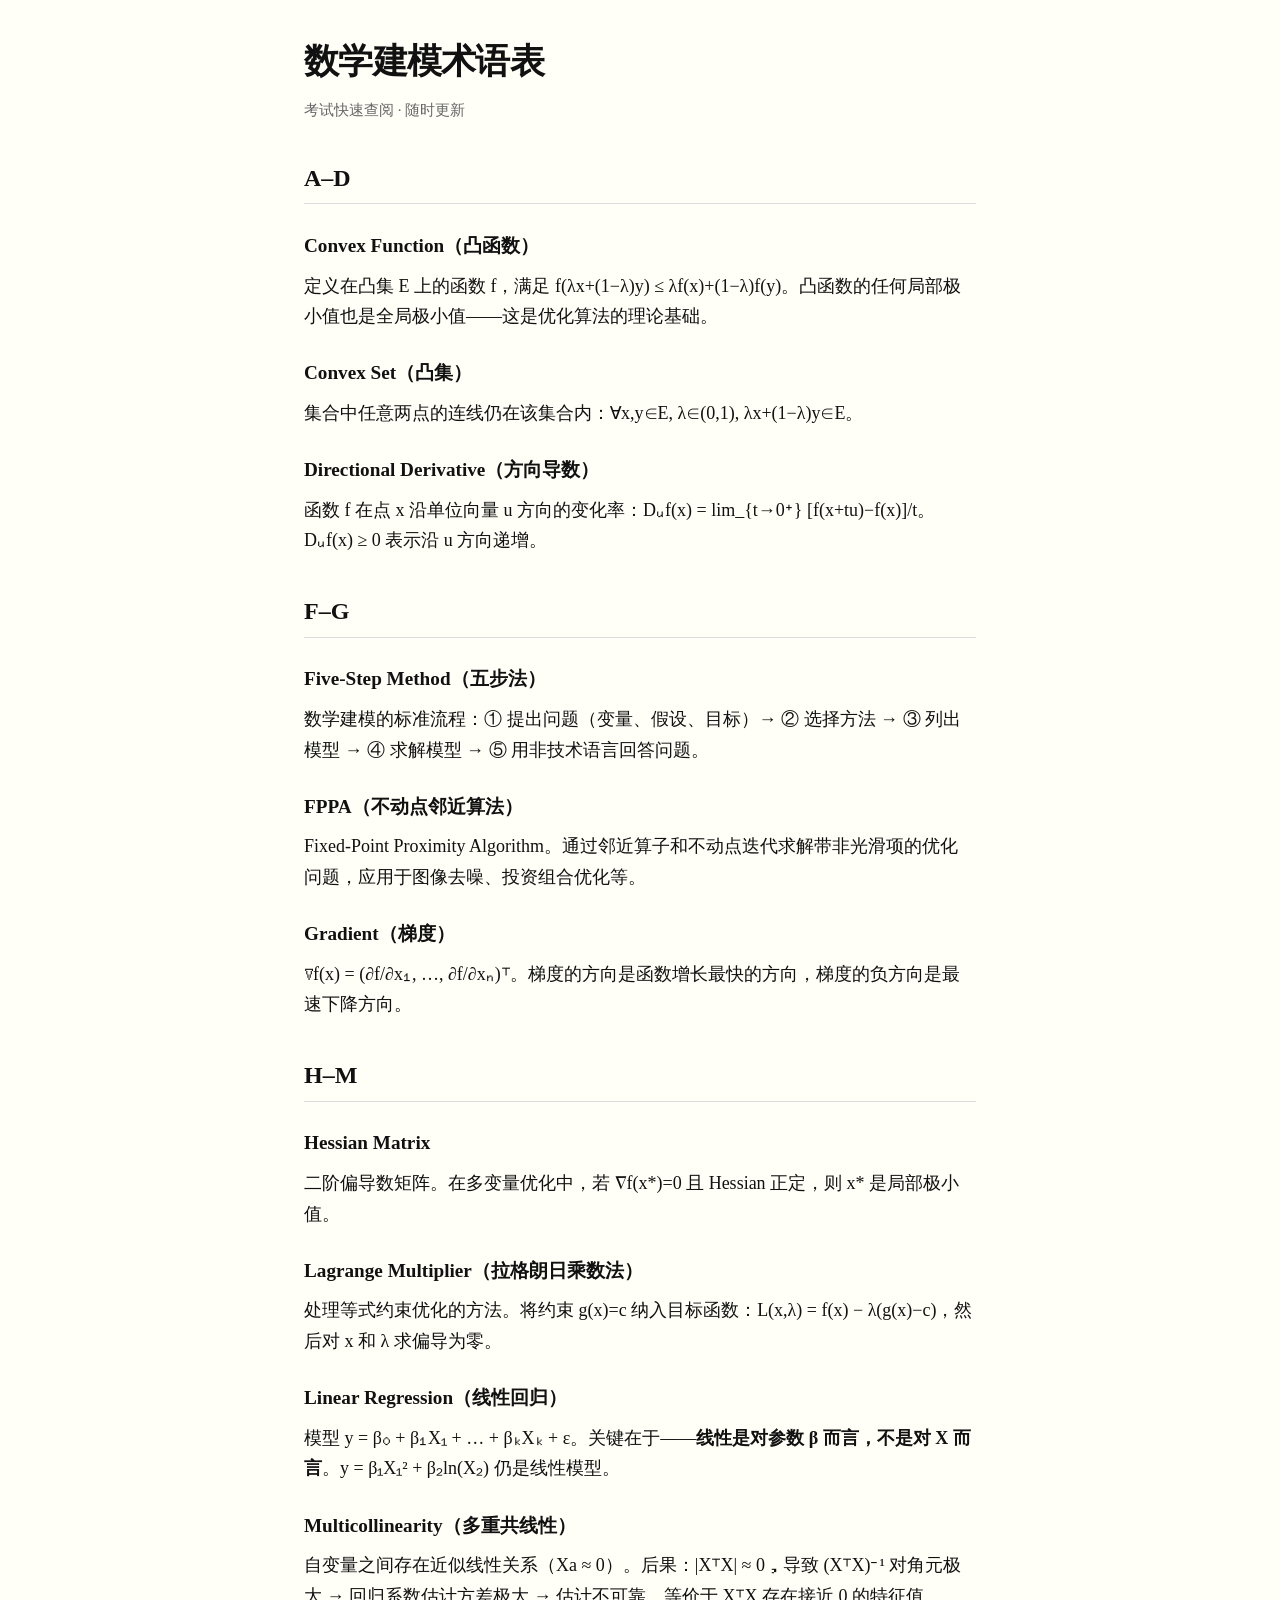
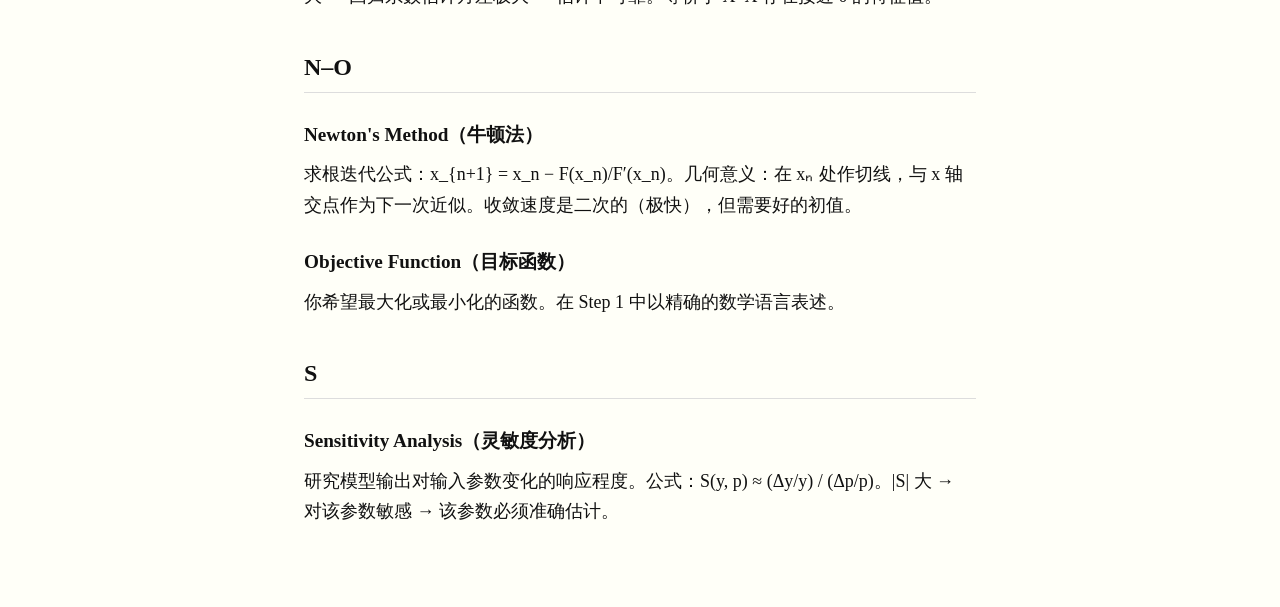
<file: reference/glossary.html>
<!DOCTYPE html>
<html lang="zh-CN">
<head>
<meta charset="UTF-8">
<meta name="viewport" content="width=device-width, initial-scale=1.0">
<title>数学建模 · 术语表</title>
<link rel="stylesheet" href="../assets/style.css">
</head>
<body>

<h1>数学建模术语表</h1>
<div class="lesson-meta">考试快速查阅 · 随时更新</div>

<h2>A–D</h2>

<h3>Convex Function（凸函数）</h3>
<p>定义在凸集 E 上的函数 f，满足 f(λx+(1−λ)y) ≤ λf(x)+(1−λ)f(y)。凸函数的任何局部极小值也是全局极小值——这是优化算法的理论基础。</p>

<h3>Convex Set（凸集）</h3>
<p>集合中任意两点的连线仍在该集合内：∀x,y∈E, λ∈(0,1), λx+(1−λ)y∈E。</p>

<h3>Directional Derivative（方向导数）</h3>
<p>函数 f 在点 x 沿单位向量 u 方向的变化率：Dᵤf(x) = lim_{t→0⁺} [f(x+tu)−f(x)]/t。Dᵤf(x) ≥ 0 表示沿 u 方向递增。</p>

<h2>F–G</h2>

<h3>Five-Step Method（五步法）</h3>
<p>数学建模的标准流程：① 提出问题（变量、假设、目标）→ ② 选择方法 → ③ 列出模型 → ④ 求解模型 → ⑤ 用非技术语言回答问题。</p>

<h3>FPPA（不动点邻近算法）</h3>
<p>Fixed-Point Proximity Algorithm。通过邻近算子和不动点迭代求解带非光滑项的优化问题，应用于图像去噪、投资组合优化等。</p>

<h3>Gradient（梯度）</h3>
<p>∇f(x) = (∂f/∂x₁, …, ∂f/∂xₙ)ᵀ。梯度的方向是函数增长最快的方向，梯度的负方向是最速下降方向。</p>

<h2>H–M</h2>

<h3>Hessian Matrix</h3>
<p>二阶偏导数矩阵。在多变量优化中，若 ∇f(x*)=0 且 Hessian 正定，则 x* 是局部极小值。</p>

<h3>Lagrange Multiplier（拉格朗日乘数法）</h3>
<p>处理等式约束优化的方法。将约束 g(x)=c 纳入目标函数：L(x,λ) = f(x) − λ(g(x)−c)，然后对 x 和 λ 求偏导为零。</p>

<h3>Linear Regression（线性回归）</h3>
<p>模型 y = β₀ + β₁X₁ + … + βₖXₖ + ε。关键在于——<strong>线性是对参数 β 而言，不是对 X 而言</strong>。y = β₁X₁² + β₂ln(X₂) 仍是线性模型。</p>

<h3>Multicollinearity（多重共线性）</h3>
<p>自变量之间存在近似线性关系（Xa ≈ 0）。后果：|XᵀX| ≈ 0，导致 (XᵀX)⁻¹ 对角元极大 → 回归系数估计方差极大 → 估计不可靠。等价于 XᵀX 存在接近 0 的特征值。</p>

<h2>N–O</h2>

<h3>Newton's Method（牛顿法）</h3>
<p>求根迭代公式：x_{n+1} = x_n − F(x_n)/F′(x_n)。几何意义：在 xₙ 处作切线，与 x 轴交点作为下一次近似。收敛速度是二次的（极快），但需要好的初值。</p>

<h3>Objective Function（目标函数）</h3>
<p>你希望最大化或最小化的函数。在 Step 1 中以精确的数学语言表述。</p>

<h2>S</h2>

<h3>Sensitivity Analysis（灵敏度分析）</h3>
<p>研究模型输出对输入参数变化的响应程度。公式：S(y, p) ≈ (Δy/y) / (Δp/p)。|S| 大 → 对该参数敏感 → 该参数必须准确估计。</p>

</body>
</html>
</file>
<file: assets/style.css>
/* Tufte-inspired stylesheet for Math Modeling lessons */
:root {
  --bg: #fffff8;
  --text: #111;
  --accent: #8b0000;
  --light-accent: #fff5f5;
  --border: #ddd;
  --code-bg: #f7f7f7;
  --muted: #666;
  --quiz-correct: #2d7d46;
  --quiz-wrong: #c0392b;
  --width: 720px;
}

* { box-sizing: border-box; margin: 0; padding: 0; }

body {
  font-family: "Palatino", "Palatino Linotype", "Georgia", serif;
  font-size: 18px;
  line-height: 1.7;
  color: var(--text);
  background: var(--bg);
  max-width: var(--width);
  margin: 0 auto;
  padding: 2rem 1.5rem 4rem;
}

h1 { font-size: 2.2rem; margin: 0 0 0.3rem; font-weight: 700; letter-spacing: -0.02em; }
h2 { font-size: 1.5rem; margin: 2.2rem 0 0.8rem; font-weight: 600; border-bottom: 1px solid var(--border); padding-bottom: 0.3rem; }
h3 { font-size: 1.2rem; margin: 1.6rem 0 0.5rem; font-weight: 600; }

.lesson-meta {
  color: var(--muted);
  font-size: 0.95rem;
  margin-bottom: 2rem;
}
.lesson-meta a { color: var(--accent); }

p { margin: 0 0 1rem; }
a { color: var(--accent); text-decoration: none; }
a:hover { text-decoration: underline; }

/* Sidenote-style callout */
.sidenote {
  float: right;
  clear: right;
  width: 200px;
  margin-right: -230px;
  font-size: 0.85rem;
  color: var(--muted);
  line-height: 1.4;
  margin-top: 0.3rem;
}
@media (max-width: 1100px) {
  .sidenote { float: none; width: auto; margin: 0.5rem 0; padding: 0.5rem 0.8rem; background: var(--light-accent); border-left: 3px solid var(--accent); }
}

/* Key concept box */
.concept-box {
  background: var(--light-accent);
  border-left: 4px solid var(--accent);
  padding: 1rem 1.2rem;
  margin: 1.2rem 0;
  border-radius: 0 4px 4px 0;
}
.concept-box strong { color: var(--accent); }

/* Step numbering */
.step-list { list-style: none; padding: 0; counter-reset: step; }
.step-list li {
  counter-increment: step;
  padding: 0.8rem 0 0.8rem 3rem;
  margin: 0.5rem 0;
  position: relative;
  background: var(--light-accent);
  border-radius: 4px;
}
.step-list li::before {
  content: "Step " counter(step);
  position: absolute;
  left: 0.6rem;
  top: 0.8rem;
  font-weight: 700;
  color: var(--accent);
  font-size: 0.9rem;
}

/* Formula */
.formula {
  text-align: center;
  margin: 1.2rem 0;
  font-style: italic;
}
.formula-block {
  background: var(--code-bg);
  padding: 1rem 1.2rem;
  margin: 1rem 0;
  border-radius: 4px;
  overflow-x: auto;
  font-family: "SF Mono", "Monaco", "Menlo", monospace;
  font-size: 0.9rem;
  line-height: 1.6;
}

/* Quiz */
.quiz-block {
  margin: 2rem 0;
  border: 1px solid var(--border);
  border-radius: 6px;
  overflow: hidden;
}
.quiz-header {
  background: var(--light-accent);
  padding: 0.6rem 1rem;
  font-weight: 600;
  color: var(--accent);
}
.quiz-body { padding: 1rem 1.2rem; }
.quiz-q { margin-bottom: 1.2rem; }
.quiz-q p { margin-bottom: 0.4rem; font-weight: 600; }
.quiz-options { list-style: none; padding: 0; }
.quiz-options li { margin: 0.3rem 0; }
.quiz-options button {
  width: 100%; text-align: left; padding: 0.5rem 0.8rem;
  border: 1px solid var(--border); border-radius: 4px;
  background: white; cursor: pointer; font-size: 0.95rem;
  transition: background 0.15s;
}
.quiz-options button:hover { background: var(--light-accent); }
.quiz-options button.correct { background: #d4edda; border-color: var(--quiz-correct); color: var(--quiz-correct); }
.quiz-options button.wrong { background: #f8d7da; border-color: var(--quiz-wrong); color: var(--quiz-wrong); }
.quiz-feedback { margin-top: 0.5rem; font-size: 0.9rem; min-height: 1.3rem; }

/* Navigation */
.nav { display: flex; justify-content: space-between; margin-top: 3rem; padding-top: 1rem; border-top: 1px solid var(--border); font-size: 0.95rem; }

/* Summary box */
.summary { background: #fefdf5; border: 1px solid #e8e4c0; padding: 1rem 1.2rem; border-radius: 4px; margin: 1.5rem 0; }
.summary h4 { color: var(--accent); margin-bottom: 0.4rem; }

/* Ask agent reminder */
.ask-agent {
  margin: 1.5rem 0;
  padding: 0.6rem 1rem;
  background: #f0f4ff;
  border-radius: 4px;
  font-size: 0.9rem;
  color: #444;
}
</file>
